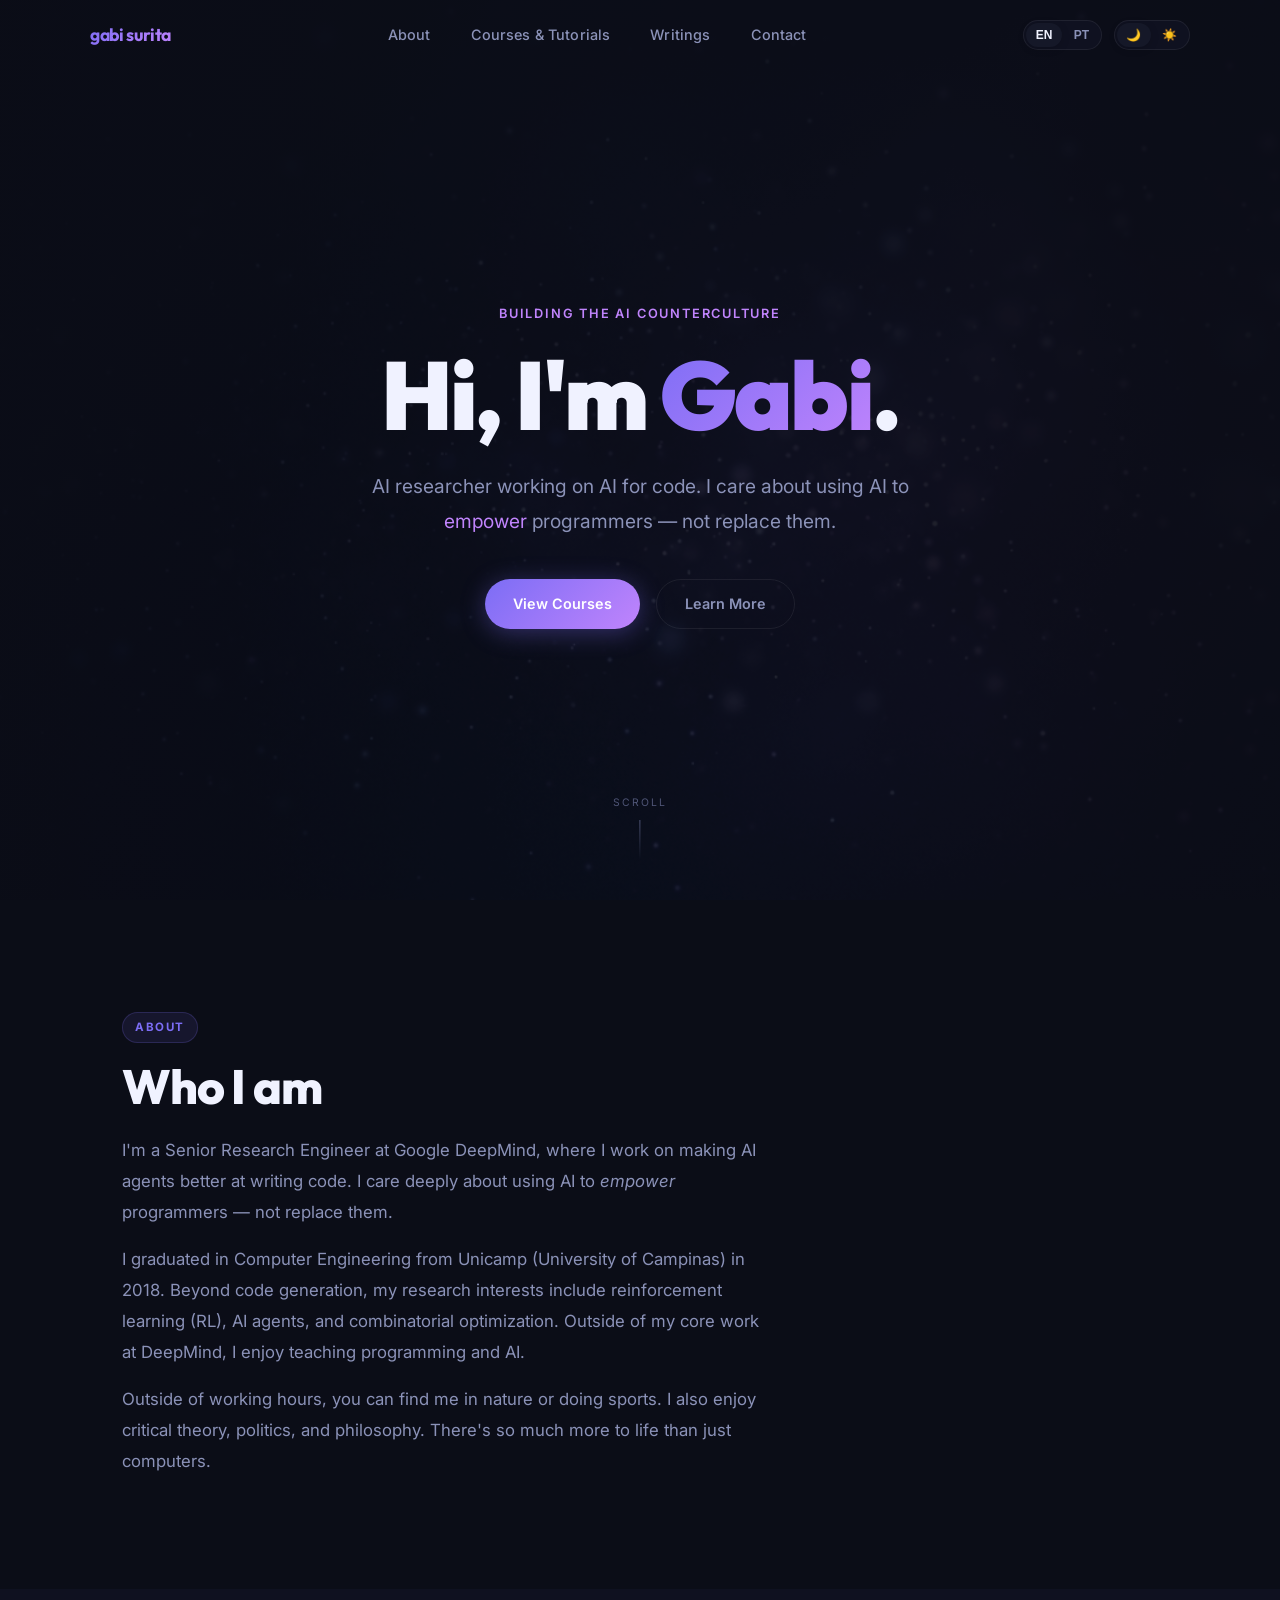
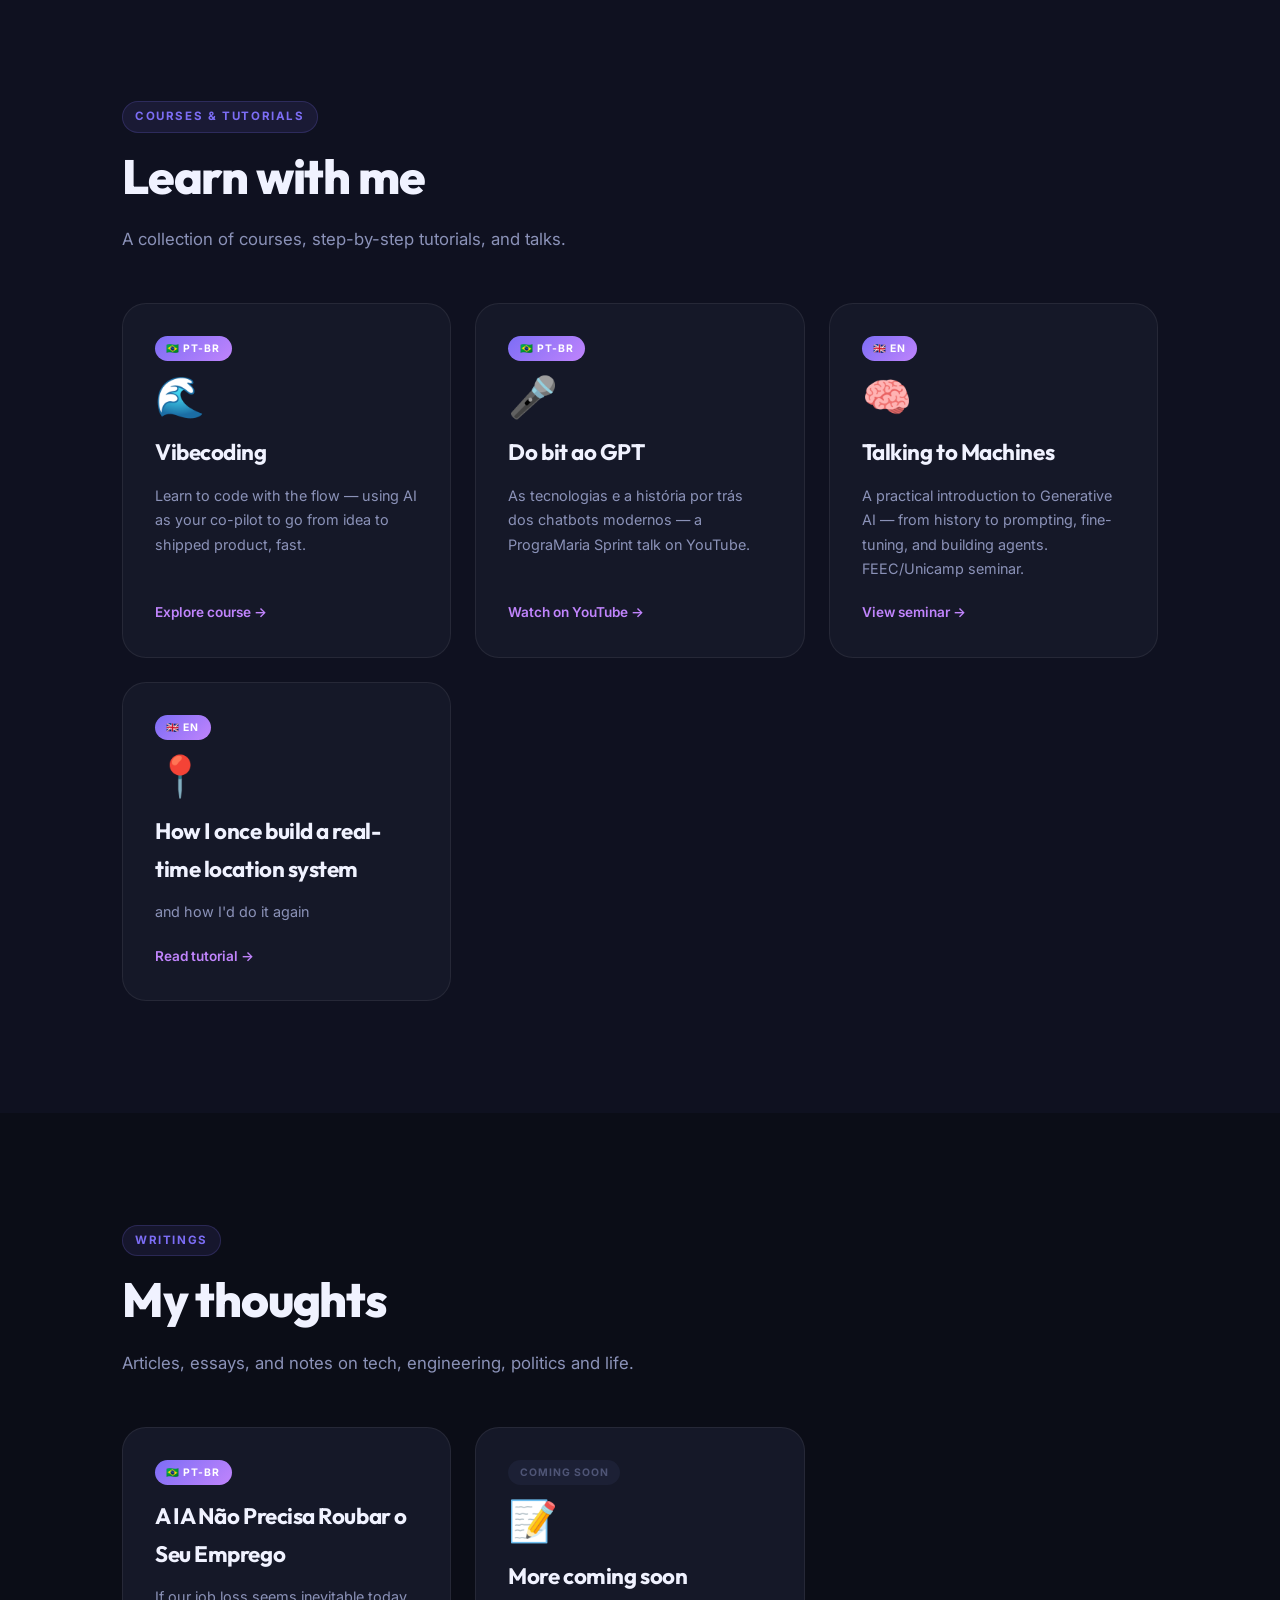
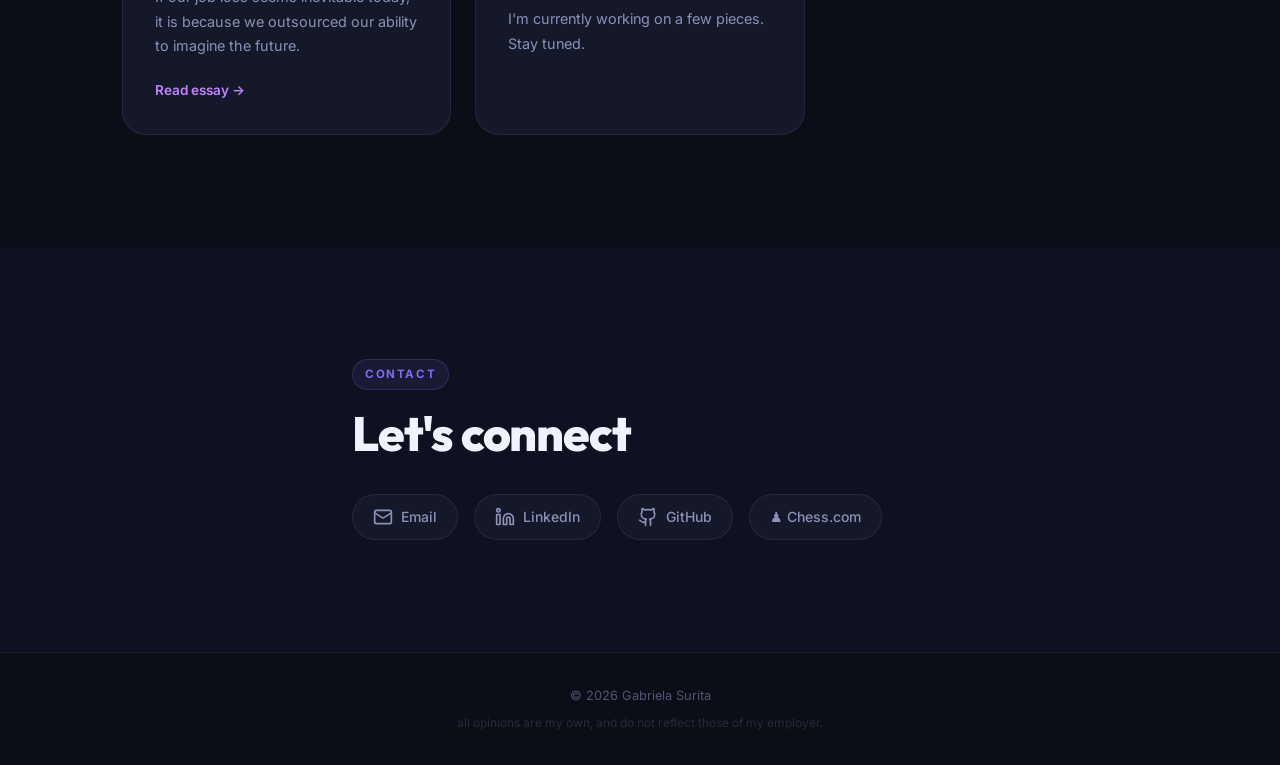
<file: index.html>
<!DOCTYPE html>
<html lang="en-uk">

<head>
  <meta charset="UTF-8" />
  <meta name="viewport" content="width=device-width, initial-scale=1.0" />
  <title>Gabi Surita — Building the AI Counterculture</title>
  <meta name="description"
    content="Gabriela Surita — AI researcher working on Gemini, code generation, and empowering developers through AI." />
  <link rel="preconnect" href="https://fonts.googleapis.com" />
  <link rel="preconnect" href="https://fonts.gstatic.com" crossorigin />
  <link
    href="https://fonts.googleapis.com/css2?family=Inter:wght@300;400;500;600;700&family=Outfit:wght@300;400;600;700;900&display=swap"
    rel="stylesheet" />
  <link rel="stylesheet" href="assets/style.css" />
</head>

<body>

  <!-- NAV -->
  <nav class="nav" id="nav">
    <div class="nav-inner">
      <a href="/" class="nav-logo">gabi surita</a>
      <ul class="nav-links" id="nav-links">
        <li><a href="#about"><span lang="en-uk">About</span><span lang="pt-br">Sobre</span></a></li>
        <li><a href="#courses"><span lang="en-uk">Courses & Tutorials</span><span lang="pt-br">Cursos &
              Tutoriais</span></a></li>
        <li><a href="#writings"><span lang="en-uk">Writings</span><span lang="pt-br">Textos</span></a></li>
        <li><a href="#contact"><span lang="en-uk">Contact</span><span lang="pt-br">Contato</span></a></li>
      </ul>
      <div class="nav-actions">
        <div class="toggle-group" id="lang-toggle-group">
          <button class="toggle-btn active" data-lang="en-uk" aria-label="English version">EN</button>
          <button class="toggle-btn" data-lang="pt-br" aria-label="Versão em Português">PT</button>
        </div>
        <div class="toggle-group" id="theme-toggle-group">
          <button class="toggle-btn" data-theme-btn="dark"
            aria-label="Mudar para modo escuro / Switch to dark mode">🌙</button>
          <button class="toggle-btn" data-theme-btn="light"
            aria-label="Mudar para modo claro / Switch to light mode">☀️</button>
        </div>
      </div>
      <button class="nav-toggle" id="nav-toggle" aria-label="Toggle menu">
        <span></span><span></span><span></span>
      </button>
    </div>
  </nav>

  <!-- HERO -->
  <section class="hero" id="hero">
    <div class="hero-bg"></div>
    <div class="hero-content">
      <p class="hero-eyebrow">
        <span lang="en-uk">Building the AI Counterculture</span>
        <span lang="pt-br">Construindo a Contracultura da IA</span>
      </p>
      <h1 class="hero-title">
        <span lang="en-uk">Hi, I'm <span class="gradient-text">Gabi</span>.</span>
        <span lang="pt-br">Oi! Prazer, <span class="gradient-text">Gabi</span>.</span>
      </h1>
      <p class="hero-subtitle">
        <span lang="en-uk">AI researcher working on AI for code. I care about using AI to <em>empower</em> programmers —
          not replace them.</span>
        <span lang="pt-br">Pesquisadora de IA trabalhando com IA para código. Meu foco é usar IA para <em>empoderar</em>
          quem programa — sem substituir ninguém.</span>
      </p>
      <div class="hero-cta">
        <a href="#courses" class="btn btn-primary" id="hero-courses-btn">
          <span lang="en-uk">View Courses</span>
          <span lang="pt-br">Ver Cursos</span>
        </a>
        <a href="#about" class="btn btn-ghost" id="hero-about-btn">
          <span lang="en-uk">Learn More</span>
          <span lang="pt-br">Saiba Mais</span>
        </a>
      </div>
    </div>
    <div class="hero-scroll-hint">
      <span lang="en-uk">scroll</span>
      <span lang="pt-br">deslizar</span>
      <div class="scroll-line"></div>
    </div>
  </section>

  <!-- ABOUT -->
  <section class="section" id="about">
    <div class="container">
      <div lang="en-uk">
        <span class="section-label">About</span>
        <h2 class="section-title">Who I am</h2>
        <p class="section-body" style="margin-bottom: 1rem;">
          I'm a Senior Research Engineer at Google DeepMind, where I work on making AI agents better at writing code.
          I care deeply about using AI to <em>empower</em> programmers — not replace them.
        </p>
        <p class="section-body" style="margin-bottom: 1rem;">
          I graduated in Computer Engineering from Unicamp (University of Campinas) in 2018. Beyond code generation,
          my research interests include reinforcement learning (RL), AI agents, and combinatorial optimization.
          Outside of my core work at DeepMind, I enjoy teaching programming and AI.
        </p>
        <p class="section-body">
          Outside of working hours, you can find me in nature or doing sports. I also enjoy critical theory, politics,
          and philosophy. There's so much more to life than just computers.
        </p>
      </div>
      <div lang="pt-br">
        <span class="section-label">Sobre</span>
        <h2 class="section-title">Quem sou eu</h2>
        <p class="section-body" style="margin-bottom: 1rem;">
          Sou Engenheira de Pesquisa Sênior no Google DeepMind, onde trabalho para tornar agentes de IA melhores em
          escrever código.
          Acredito profundamente no uso da IA para <em>empoderar</em> pessoas que programam — não para substituí-las.
        </p>
        <p class="section-body" style="margin-bottom: 1rem;">
          Me formei em Engenharia de Computação pela Unicamp em 2018. Além de geração de código, meus interesses de
          pesquisa incluem aprendizado por reforço (RL), agentes de IA e otimização combinatória. Fora do meu trabalho
          principal no DeepMind, gosto de ensinar programação e IA.
        </p>
        <p class="section-body">
          Fora do horário de trabalho, você pode me encontrar na natureza ou praticando esportes. Também me interesso
          por teoria crítica, política e filosofia. Há muito mais na vida do que apenas computadores.
        </p>
      </div>
    </div>
  </section>

  <!-- COURSES -->
  <section class="section section-alt" id="courses">
    <div class="container">
      <div lang="en-uk">
        <span class="section-label">Courses & Tutorials</span>
        <h2 class="section-title">Learn with me</h2>
        <p class="section-body">A collection of courses, step-by-step tutorials, and talks.</p>
      </div>
      <div lang="pt-br">
        <span class="section-label">Cursos & Tutoriais</span>
        <h2 class="section-title">Aprenda comigo</h2>
        <p class="section-body">Uma coleção de cursos, tutoriais passo a passo e palestras.</p>
      </div>

      <div class="course-grid">

        <!-- Vibecoding -->
        <a href="courses/vibecoding/" class="course-card" id="course-vibecoding">
          <div class="course-card-tag">🇧🇷 PT-BR</div>
          <div class="course-card-icon">🌊</div>
          <h3 class="course-card-title">Vibecoding</h3>
          <p class="course-card-desc">
            <span lang="en-uk">Learn to code with the flow — using AI as your co-pilot to go from idea to shipped
              product, fast.</span>
            <span lang="pt-br">Aprenda a programar no fluxo — usando IA como co-piloto para ir da ideia ao produto final
              de forma rápida.</span>
          </p>
          <span class="course-card-cta">
            <span lang="en-uk">Explore course →</span>
            <span lang="pt-br">Explorar curso →</span>
          </span>
        </a>

        <!-- PrograMaria Sprint talk -->
        <a href="https://www.youtube.com/watch?v=aiUDyA1ciVA" target="_blank" rel="noopener" class="course-card"
          id="course-progamaria-talk">
          <div class="course-card-tag">🇧🇷 PT-BR</div>
          <div class="course-card-icon">🎤</div>
          <h3 class="course-card-title">Do bit ao GPT</h3>
          <p class="course-card-desc">
            <span lang="en-uk">As tecnologias e a história por trás dos chatbots modernos — a PrograMaria Sprint talk on
              YouTube.</span>
            <span lang="pt-br">As tecnologias e a história por trás dos chatbots modernos — palestra PrograMaria Sprint
              no YouTube.</span>
          </p>
          <span class="course-card-cta">
            <span lang="en-uk">Watch on YouTube →</span>
            <span lang="pt-br">Assistir no YouTube →</span>
          </span>
        </a>

        <!-- FEEC/Unicamp seminar -->
        <a href="https://feec-seminar-comp-eng.github.io/seminars/seminars-1-2024/6/" target="_blank" rel="noopener"
          class="course-card" id="course-feec-talk">
          <div class="course-card-tag">🇬🇧 EN</div>
          <div class="course-card-icon">🧠</div>
          <h3 class="course-card-title">Talking to Machines</h3>
          <p class="course-card-desc">
            <span lang="en-uk">A practical introduction to Generative AI — from history to prompting, fine-tuning, and
              building agents. FEEC/Unicamp seminar.</span>
            <span lang="pt-br">Uma introdução prática à IA Generativa — da história a prompting, fine-tuning e criação
              de agentes. Seminário FEEC/Unicamp.</span>
          </p>
          <span class="course-card-cta">
            <span lang="en-uk">View seminar →</span>
            <span lang="pt-br">Ver seminário →</span>
          </span>
        </a>

        <!-- Position Tracking -->
        <a href="courses/position-tracking/" class="course-card" id="/position-tracking">
          <div class="course-card-tag">🇬🇧 EN</div>
          <div class="course-card-icon">📍</div>
          <h3 class="course-card-title">
            <span lang="en-uk">How I once build a real-time location system</span>
            <span lang="pt-br">Como eu criei um sistema de localização em tempo real</span>
          </h3>
          <p class="course-card-desc">
            <span lang="en-uk">and how I'd do it again</span>
            <span lang="pt-br">e como eu faria isso de novo</span>
          </p>
          <span class="course-card-cta">
            <span lang="en-uk">Read tutorial →</span>
            <span lang="pt-br">Ler tutorial →</span>
          </span>
        </a>

      </div>
    </div>
  </section>

  <!-- WRITINGS -->
  <section class="section" id="writings">
    <div class="container">
      <div lang="en-uk">
        <span class="section-label">Writings</span>
        <h2 class="section-title">My thoughts</h2>
        <p class="section-body">Articles, essays, and notes on tech, engineering, politics and life.</p>
      </div>
      <div lang="pt-br">
        <span class="section-label">Textos</span>
        <h2 class="section-title">Minhas ideias</h2>
        <p class="section-body">Artigos e reflexões sobre tecnologia, engenharia, política e vida.</p>
      </div>

      <div class="course-grid">

        <!-- Writing 1 -->
        <a href="writings/a-ia-nao-precisa-roubar-o-seu-emprego/" class="course-card" id="writing-ia-emprego">
          <div class="course-card-tag">🇧🇷 PT-BR</div>
          <h3 class="course-card-title">A IA Não Precisa Roubar o Seu Emprego</h3>
          <p class="course-card-desc">
            <span lang="en-uk">If our job loss seems inevitable today, it is because we outsourced our ability to
              imagine the future.</span>
            <span lang="pt-br">Se a perda de empregos parece inevitável hoje, é porque terceirizamos a nossa capacidade
              de imaginar o futuro.</span>
          </p>
          <span class="course-card-cta">
            <span lang="en-uk">Read essay →</span>
            <span lang="pt-br">Ler ensaio →</span>
          </span>
        </a>

        <!-- Placeholder card -->
        <div class="course-card course-card-coming" id="writing-coming-1">
          <div class="course-card-tag course-card-tag-soon">
            <span lang="en-uk">Coming Soon</span>
            <span lang="pt-br">Em breve</span>
          </div>
          <div class="course-card-icon">📝</div>
          <h3 class="course-card-title">
            <span lang="en-uk">More coming soon</span>
            <span lang="pt-br">Mais em breve</span>
          </h3>
          <p class="course-card-desc">
            <span lang="en-uk">I'm currently working on a few pieces. Stay tuned.</span>
            <span lang="pt-br">Estou trabalhando em alguns textos novos. Fique de olho.</span>
          </p>
        </div>

      </div>
    </div>
  </section>

  <!-- CONTACT -->
  <section class="section section-alt" id="contact">
    <div class="container contact-inner">
      <div lang="en-uk">
        <span class="section-label">Contact</span>
        <h2 class="section-title">Let's connect</h2>
      </div>
      <div lang="pt-br">
        <span class="section-label">Contato</span>
        <h2 class="section-title">Vamos conversar</h2>
      </div>
      <div class="contact-links">
        <a href="mailto:gabsurita@gmail.com" class="contact-link" id="contact-email">
          <svg xmlns="http://www.w3.org/2000/svg" width="20" height="20" viewBox="0 0 24 24" fill="none"
            stroke="currentColor" stroke-width="2" stroke-linecap="round" stroke-linejoin="round">
            <rect x="2" y="4" width="20" height="16" rx="2" />
            <path d="m22 7-8.97 5.7a1.94 1.94 0 0 1-2.06 0L2 7" />
          </svg>
          Email
        </a>
        <a href="https://br.linkedin.com/in/gabriela-surita" target="_blank" rel="noopener" class="contact-link"
          id="contact-linkedin">
          <svg xmlns="http://www.w3.org/2000/svg" width="20" height="20" viewBox="0 0 24 24" fill="none"
            stroke="currentColor" stroke-width="2" stroke-linecap="round" stroke-linejoin="round">
            <path d="M16 8a6 6 0 0 1 6 6v7h-4v-7a2 2 0 0 0-2-2 2 2 0 0 0-2 2v7h-4v-7a6 6 0 0 1 6-6z" />
            <rect x="2" y="9" width="4" height="12" />
            <circle cx="4" cy="4" r="2" />
          </svg>
          LinkedIn
        </a>
        <a href="https://github.com/gabisurita" target="_blank" rel="noopener" class="contact-link" id="contact-github">
          <svg xmlns="http://www.w3.org/2000/svg" width="20" height="20" viewBox="0 0 24 24" fill="none"
            stroke="currentColor" stroke-width="2" stroke-linecap="round" stroke-linejoin="round">
            <path
              d="M15 22v-4a4.8 4.8 0 0 0-1-3.5c3 0 6-2 6-5.5.08-1.25-.27-2.48-1-3.5.28-1.15.28-2.35 0-3.5 0 0-1 0-3 1.5-2.64-.5-5.36-.5-8 0C6 2 5 2 5 2c-.3 1.15-.3 2.35 0 3.5A5.403 5.403 0 0 0 4 9c0 3.5 3 5.5 6 5.5-.39.49-.68 1.05-.85 1.65-.17.6-.22 1.23-.15 1.85v4" />
            <path d="M9 18c-4.51 2-5-2-7-2" />
          </svg>
          GitHub
        </a>
        <a href="https://www.chess.com/member/gabsurita" target="_blank" rel="noopener" class="contact-link"
          id="contact-chess">
          ♟ Chess.com
        </a>
      </div>
    </div>
  </section>

  <!-- FOOTER -->
  <footer class="footer">
    <p>© 2026 Gabriela Surita</p>
    <p style="font-size: 0.75rem; opacity: 0.4; margin-top: 0.35rem;">
      <span lang="en-uk">all opinions are my own, and do not reflect those of my employer.</span>
      <span lang="pt-br">as opiniões aqui são estritamente pessoais e não refletem as da empresa onde trabalho.</span>
    </p>
  </footer>

  <script src="assets/main.js"></script>
</body>

</html>
</file>
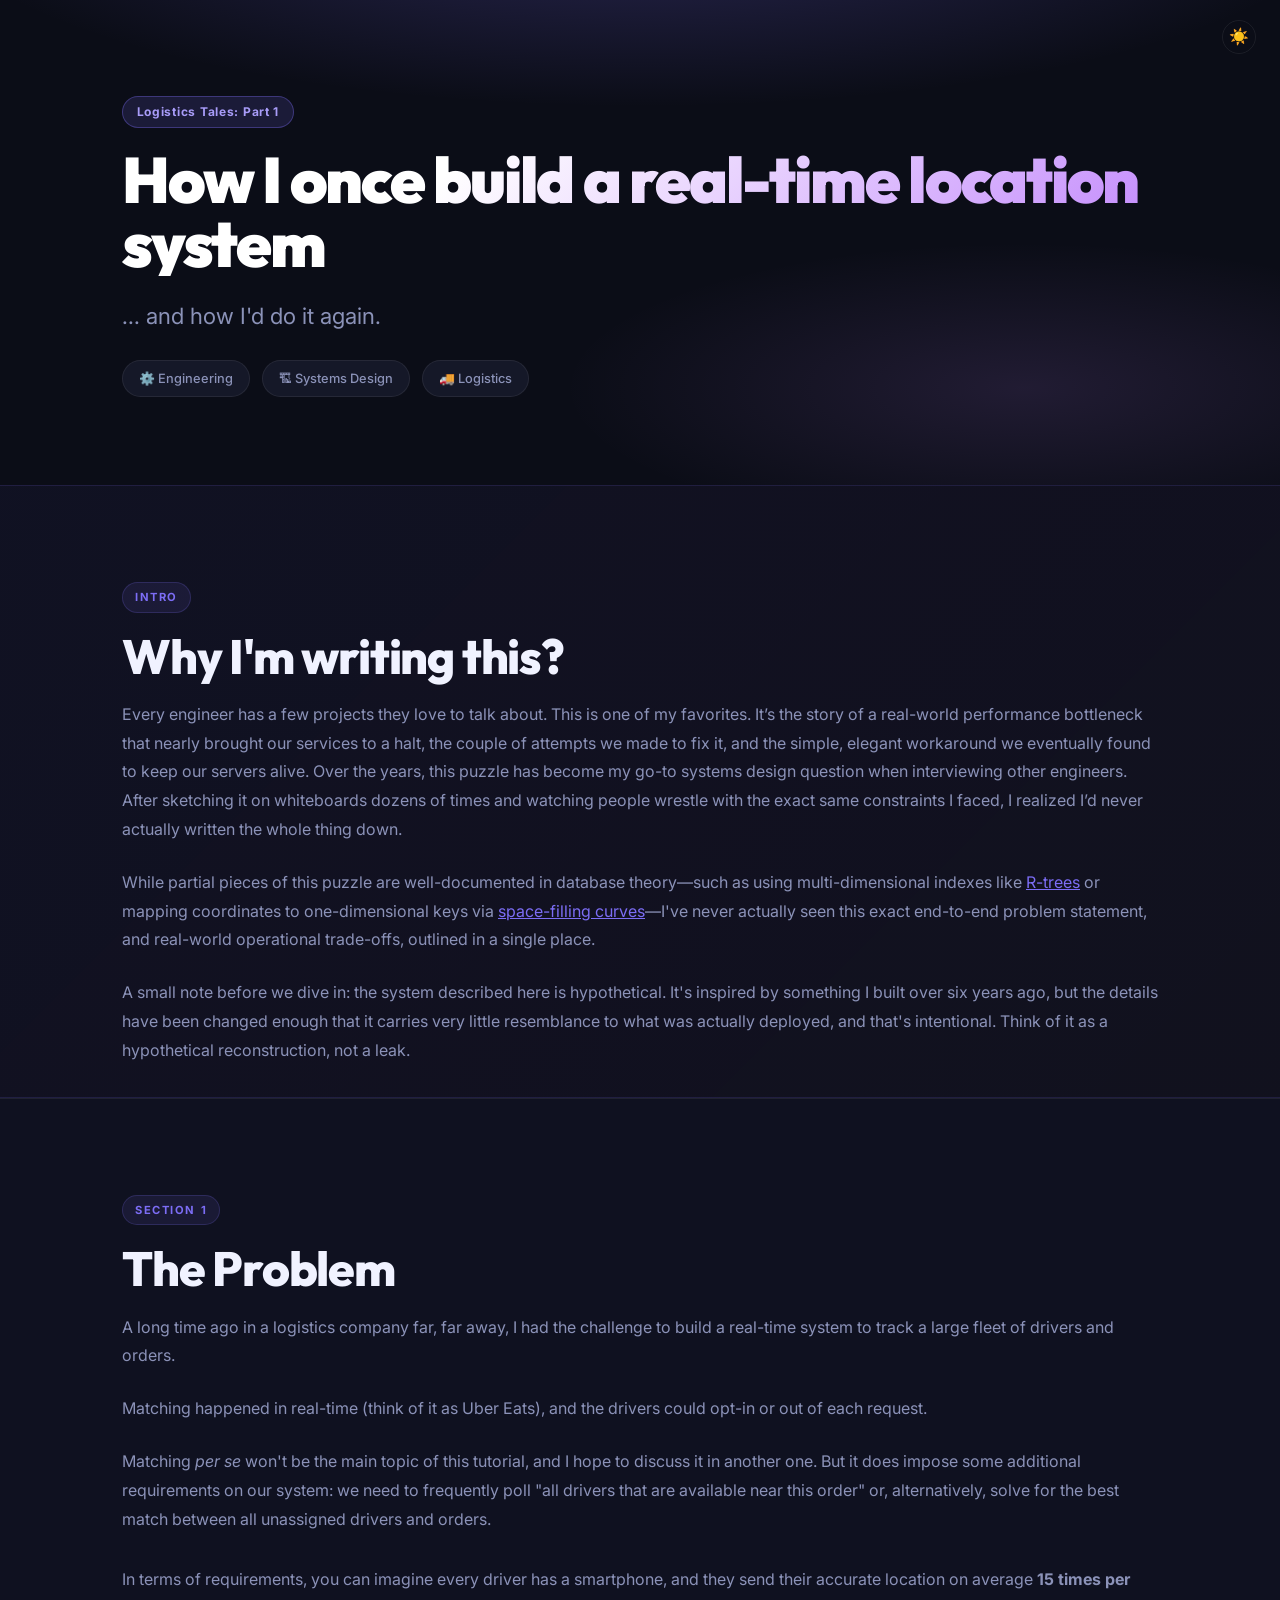
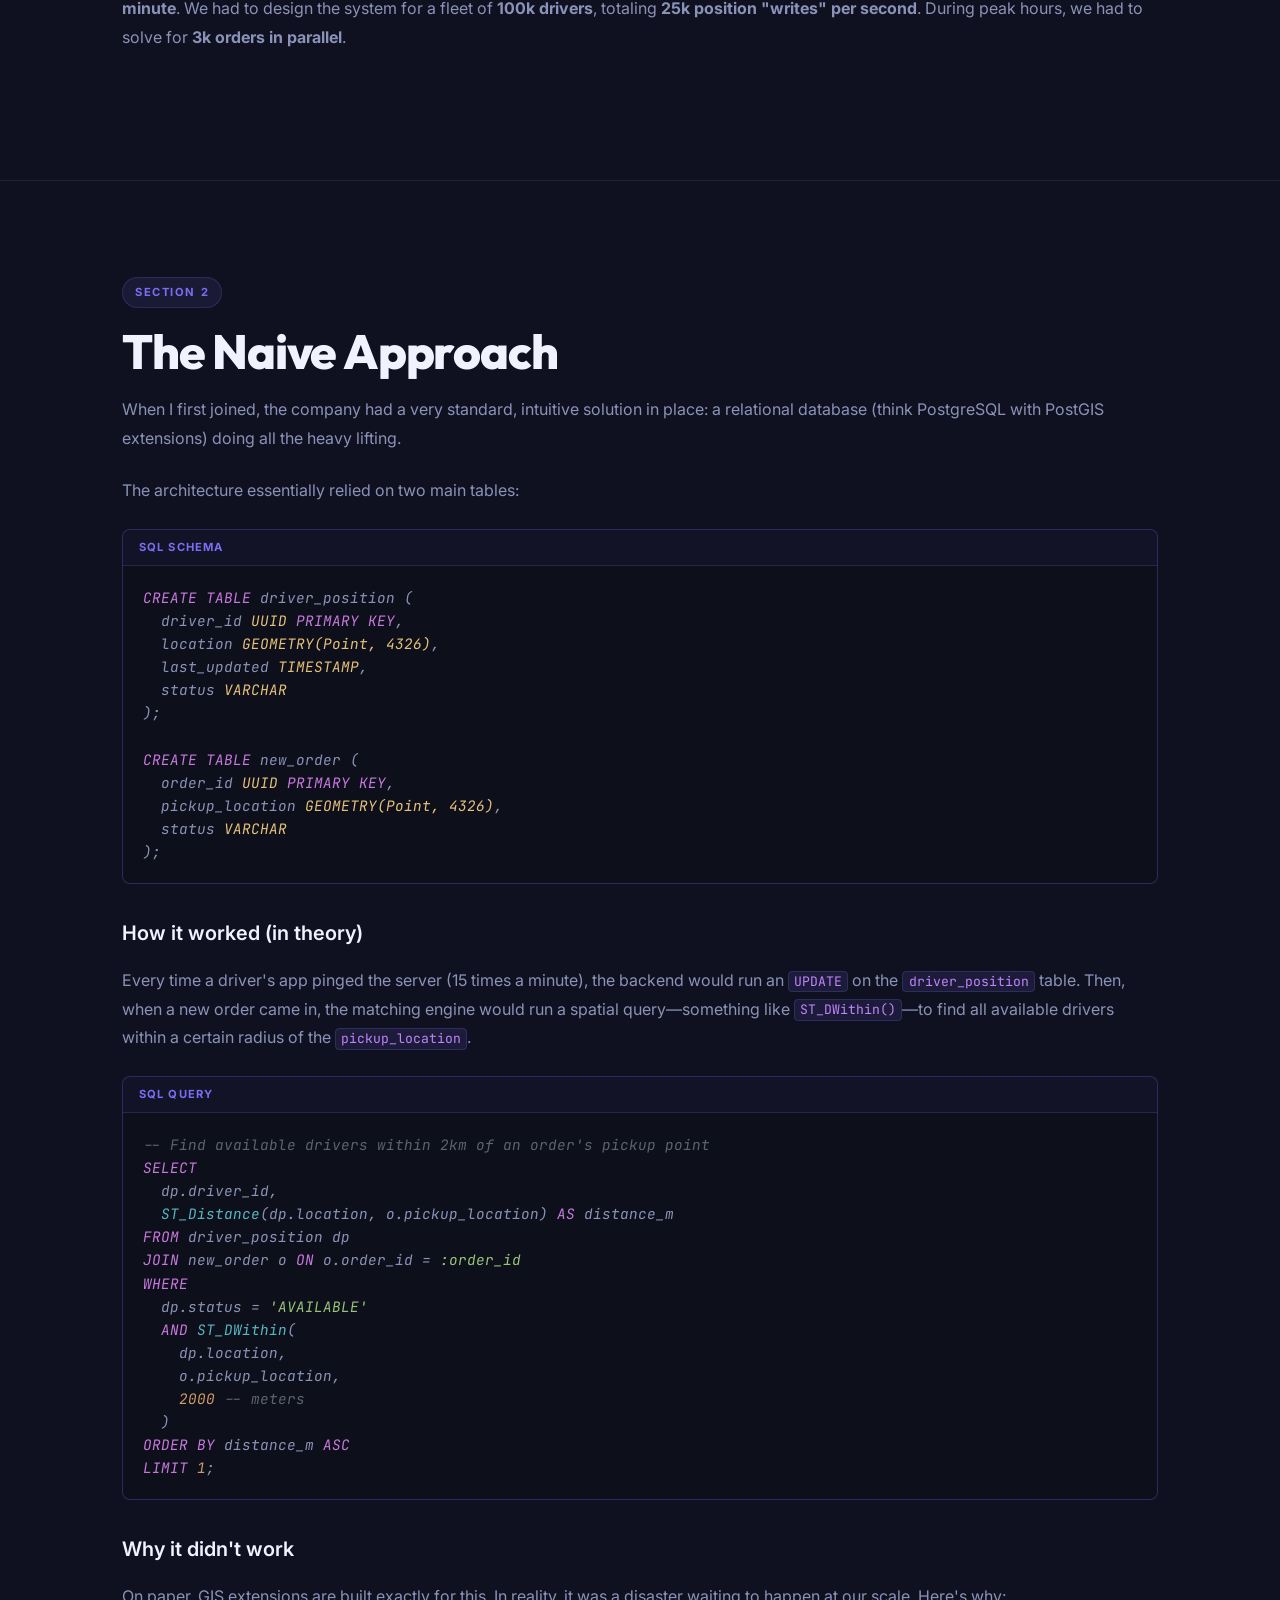
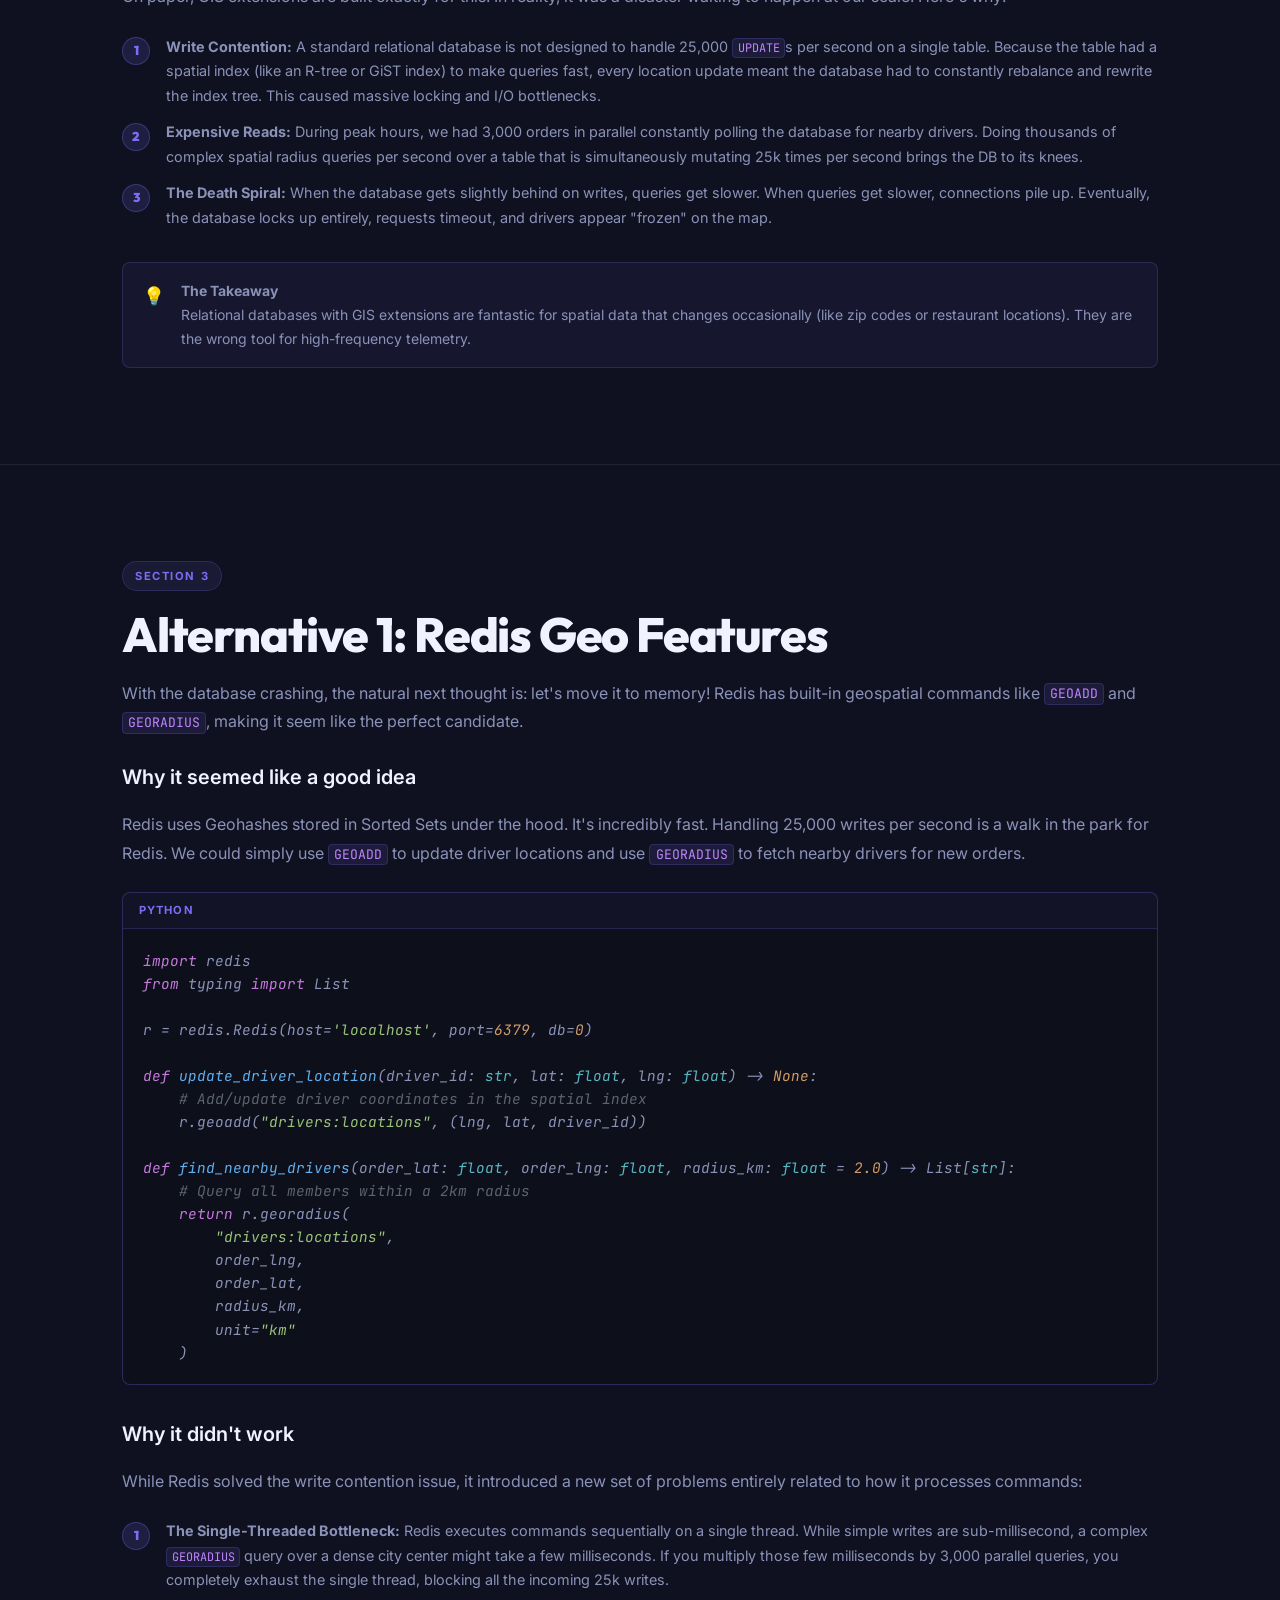
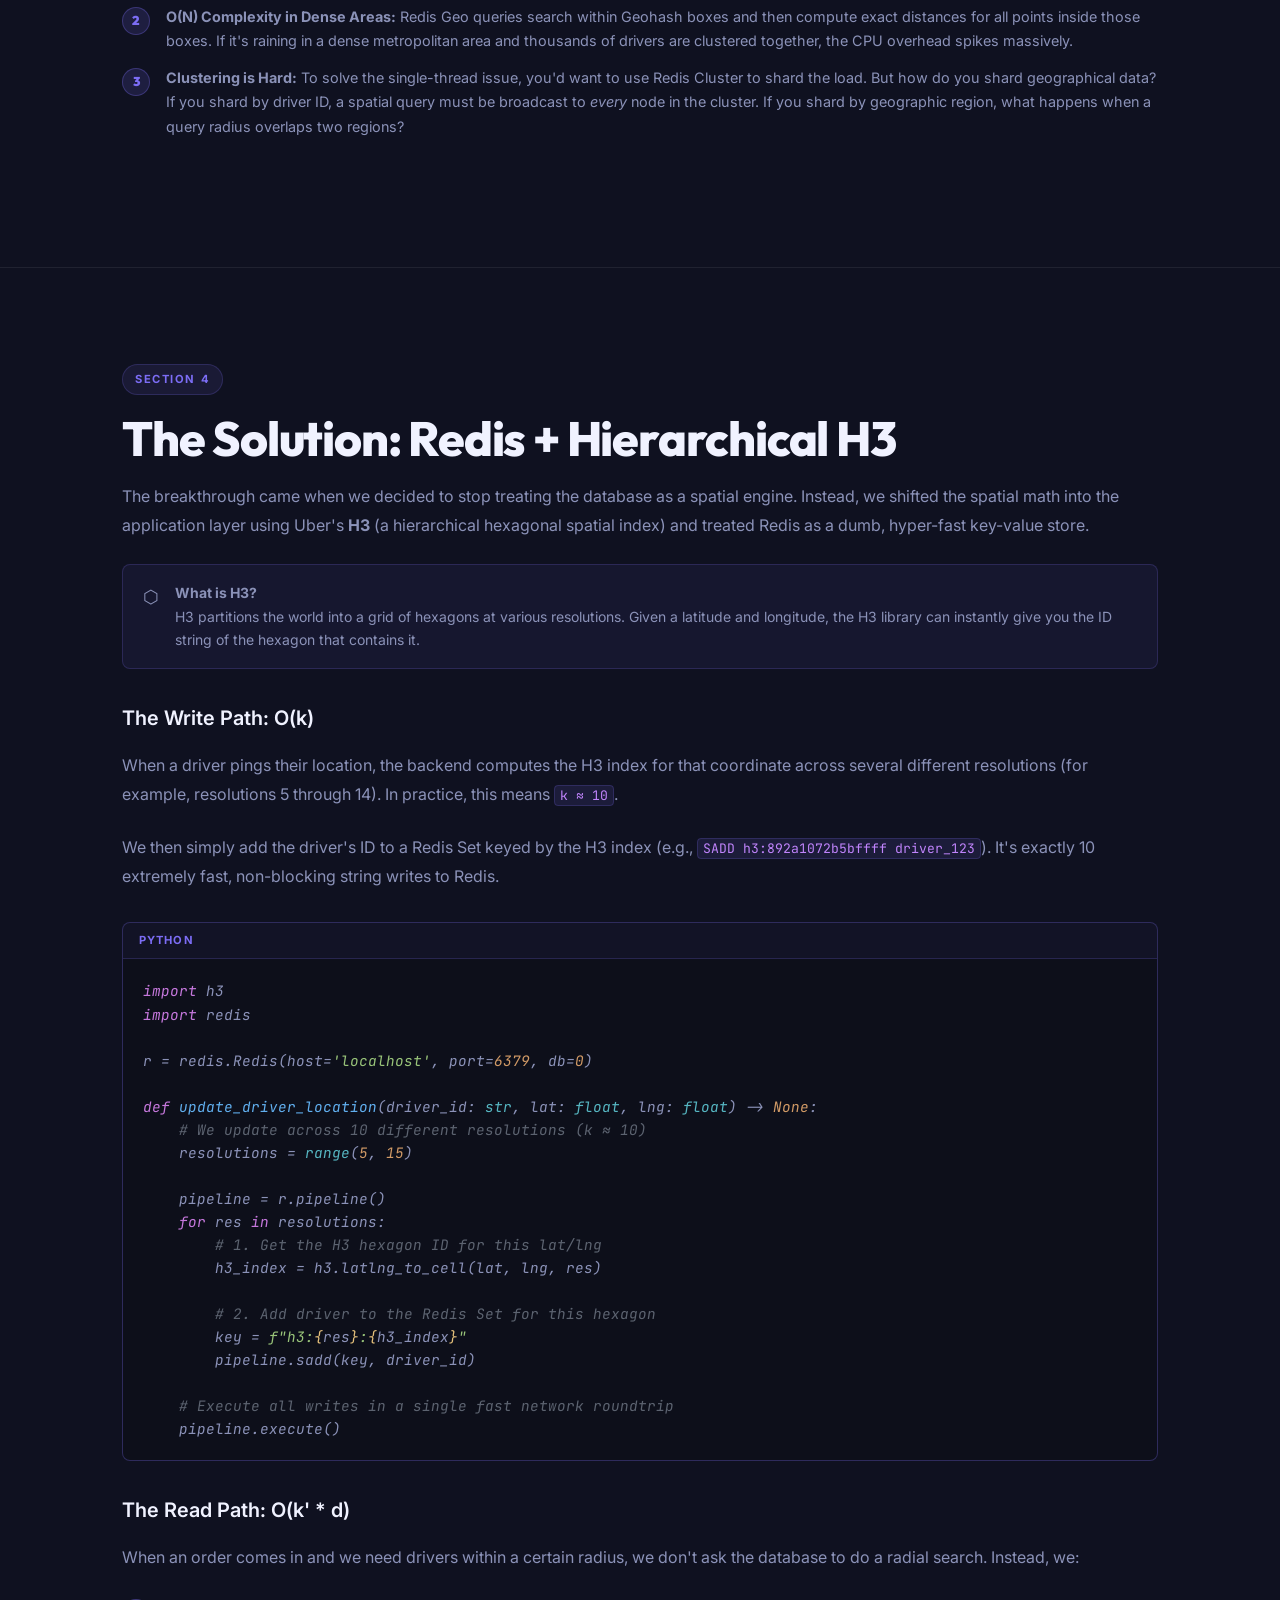
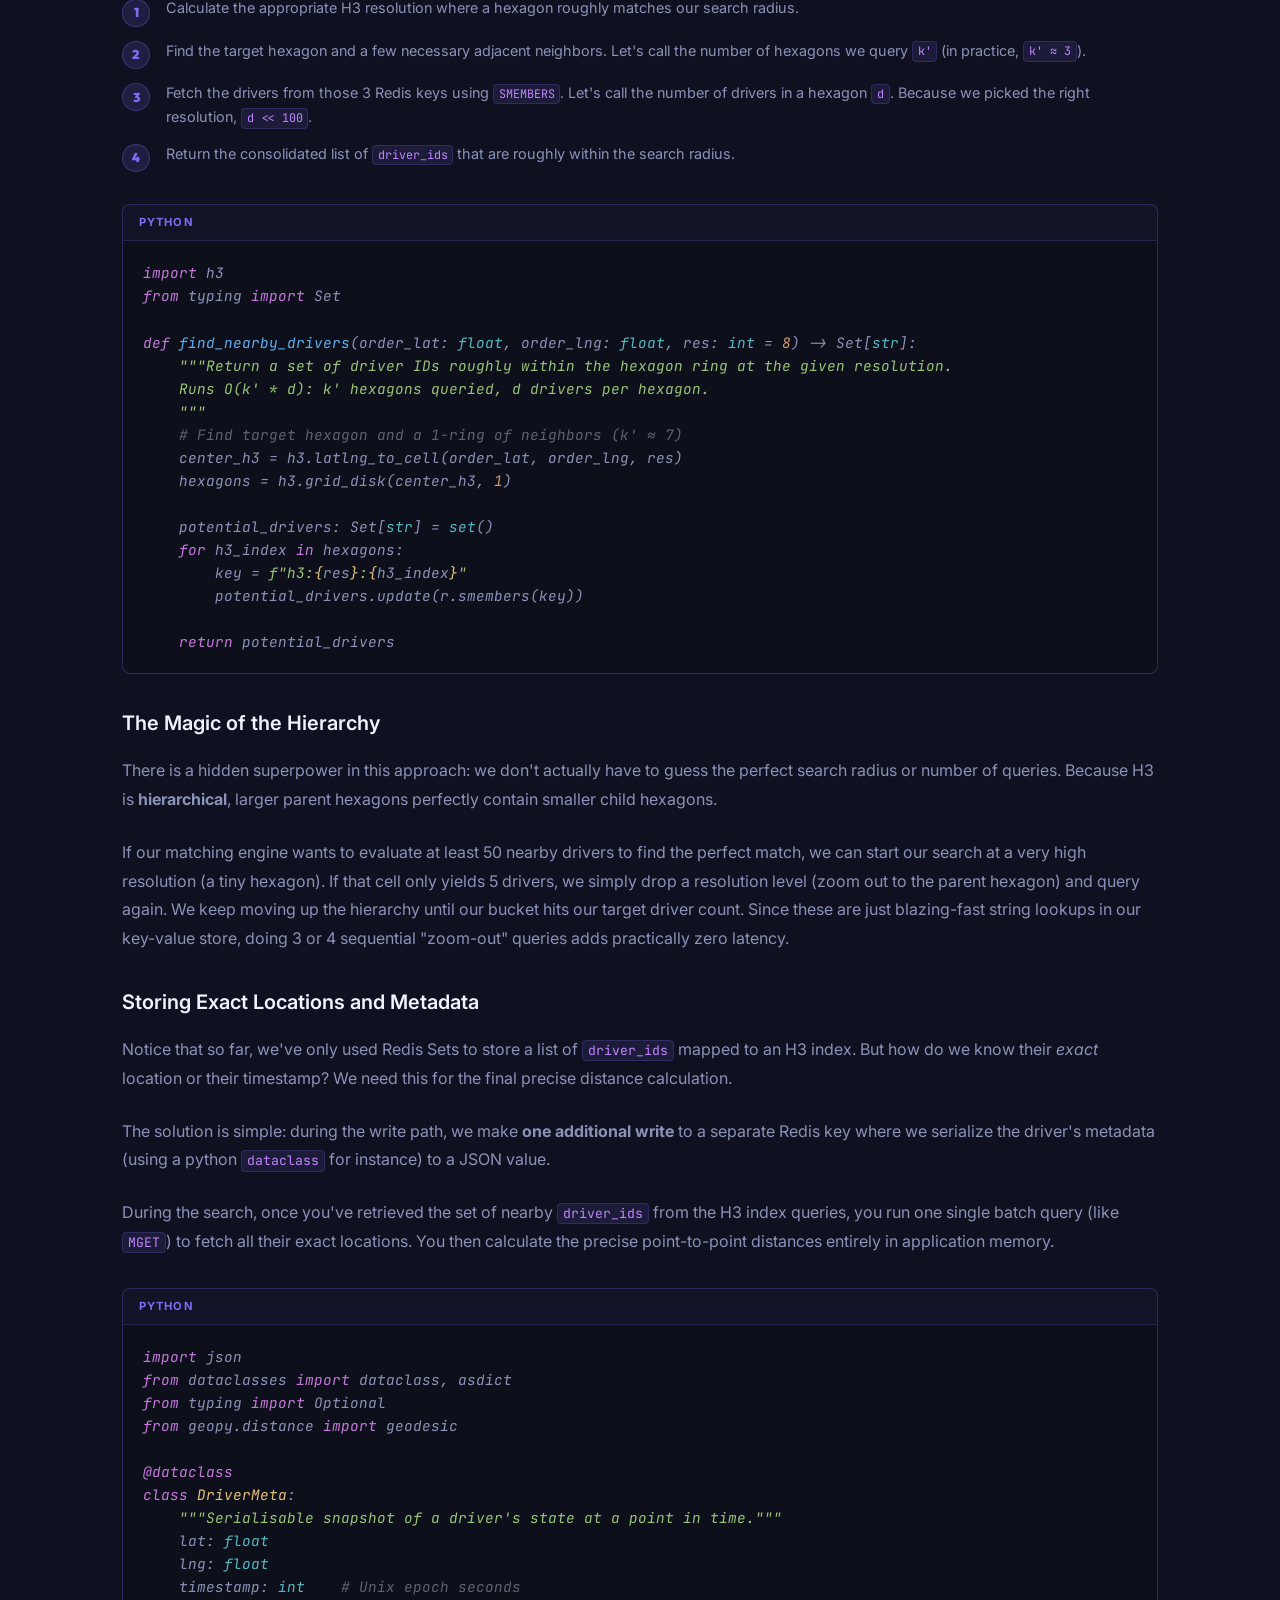
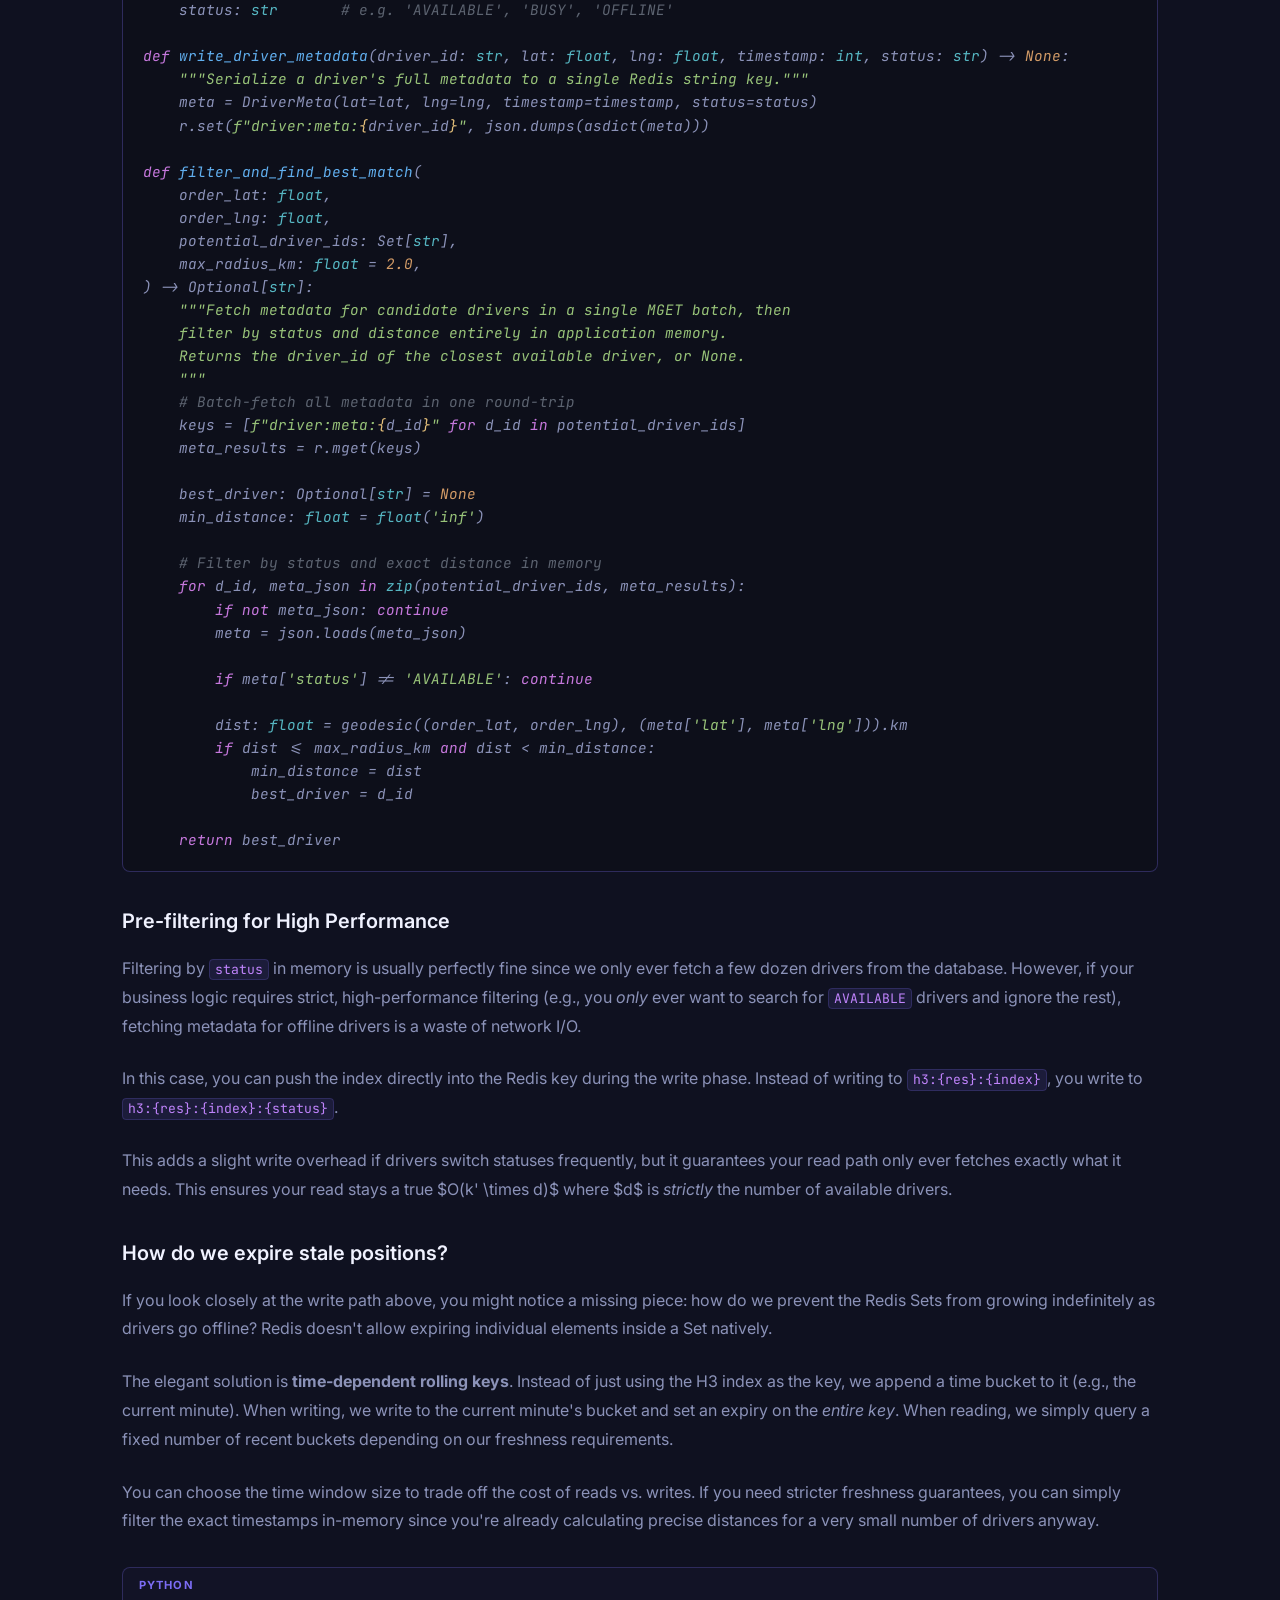
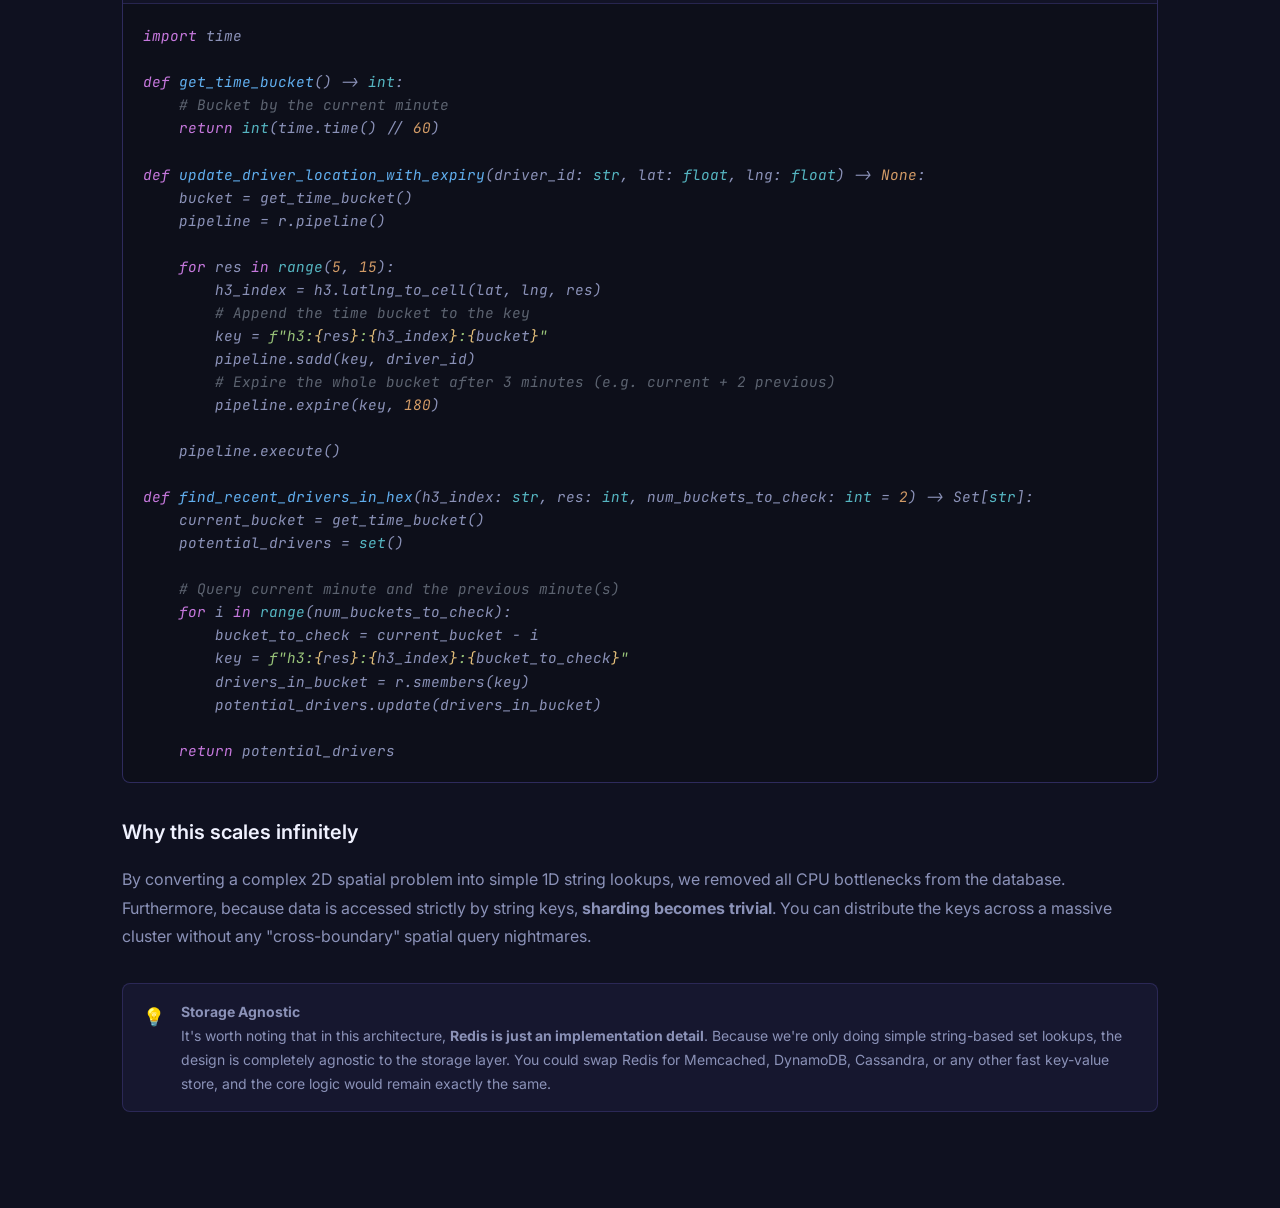
<file: courses/position-tracking/index.html>
<!DOCTYPE html>
<html lang="en">

<head>
  <meta charset="UTF-8" />
  <meta name="viewport" content="width=device-width, initial-scale=1.0" />
  <title>How I once build a real-time location system — Gabi Surita</title>
  <meta name="description" content="and how I'd do it again" />
  <link rel="preconnect" href="https://fonts.googleapis.com" />
  <link rel="preconnect" href="https://fonts.gstatic.com" crossorigin />
  <link
    href="https://fonts.googleapis.com/css2?family=Inter:wght@300;400;500;600;700&family=Outfit:wght@300;400;600;700;900&family=JetBrains+Mono:wght@400;500&display=swap"
    rel="stylesheet" />
  <link rel="stylesheet" href="../../assets/style.css" />
  <link rel="stylesheet" href="../vibecoding/style.css" />
</head>

<body>

  <!-- Theme toggle fixed -->
  <button class="theme-toggle" id="theme-toggle" aria-label="Toggle theme"
    style="position:fixed;top:1.25rem;right:1.5rem;z-index:200;">☀️</button>

  <!-- COURSE HERO -->
  <section class="course-hero" style="min-height: 40vh; padding: 6rem 0 3rem;">
    <div class="course-hero-bg"></div>
    <div class="container course-hero-inner">
      <div class="partnership-badges">
        <span class="partner-badge partner-badge-ag">Logistics Tales: Part 1</span>
      </div>
      <h1 class="course-hero-title" style="font-size: clamp(2rem, 5vw, 4.5rem);">How I once build a real-time location
        system</h1>
      <p class="course-hero-subtitle" style="font-size: clamp(1.1rem, 2.5vw, 1.4rem);">... and how I'd do it again.</p>
      <div class="course-meta">
        <span class="meta-chip">⚙️ Engineering</span>
        <span class="meta-chip">🏗 Systems Design</span>
        <span class="meta-chip">🚚 Logistics</span>
      </div>
    </div>
  </section>

  <!-- INTRO -->
  <section class="tutorial-section vibe-interlude" id="intro" style="padding-bottom: 0;">
    <div class="container">
      <div class="section-tag">Intro</div>
      <h2 class="tutorial-title">Why I'm writing this?</h2>
      <p style="color: var(--text-secondary); line-height: 1.8; font-size: 1rem; margin-bottom: 1.5rem;">
        Every engineer has a few projects they love to talk about. This is one of my favorites. It’s the story of a
        real-world performance bottleneck that nearly brought our services to a halt, the couple of attempts we made to
        fix it, and the simple, elegant workaround we eventually found to keep our
        servers alive. Over the years, this puzzle has become my go-to systems design question when interviewing other
        engineers. After sketching it on whiteboards dozens of times and watching people wrestle with the exact same
        constraints I faced, I realized I’d never actually written the whole thing down.
      </p>
      <p style="color: var(--text-secondary); line-height: 1.8; font-size: 1rem; margin-bottom: 1.5rem;">
        While partial pieces of this puzzle are well-documented in database theory—such as using multi-dimensional
        indexes like <a href="https://en.wikipedia.org/wiki/R-tree" target="_blank" rel="noopener noreferrer"
          style="color: var(--accent); text-decoration: underline;">R-trees</a> or mapping coordinates to
        one-dimensional keys via <a href="https://en.wikipedia.org/wiki/Space-filling_curve" target="_blank"
          rel="noopener noreferrer" style="color: var(--accent); text-decoration: underline;">space-filling
          curves</a>—I've never actually seen this exact end-to-end problem statement, and real-world operational
        trade-offs, outlined in a single place.
      </p>
      <p style="color: var(--text-secondary); line-height: 1.8; font-size: 1rem; margin-bottom: 2rem;">
        A small note before we dive in: the system described here is hypothetical. It's inspired by something I built
        over six years ago, but the details have been changed enough that it carries very little resemblance to what was
        actually deployed, and that's intentional. Think of it as a hypothetical reconstruction, not a leak.
      </p>
    </div>
  </section>

  <!-- THE PROBLEM -->
  <section class="tutorial-section" id="the-problem">
    <div class="container">
      <div class="section-tag">Section 1</div>
      <h2 class="tutorial-title">The Problem</h2>
      <p style="color: var(--text-secondary); line-height: 1.8; font-size: 1rem; margin-bottom: 1.5rem;">
        A long time ago in a logistics company far, far away, I had the challenge to build a real-time system to track a
        large fleet of drivers and orders.
      </p>

      <p style="color: var(--text-secondary); line-height: 1.8; font-size: 1rem; margin-bottom: 1.5rem;">
        Matching happened in real-time (think of it as Uber Eats), and the drivers could opt-in or out of each request.
      </p>

      <p style="color: var(--text-secondary); line-height: 1.8; font-size: 1rem; margin-bottom: 2rem;">
        Matching <em>per se</em> won't be the main topic of this tutorial, and I hope to discuss it in another one. But
        it does impose some additional requirements on our system: we need to frequently poll "all drivers that are
        available near this order" or, alternatively, solve for the best match between all unassigned drivers and
        orders.
      </p>

      <p style="color: var(--text-secondary); line-height: 1.8; font-size: 1rem; margin-bottom: 2rem;">
        In terms of requirements, you can imagine every driver has a smartphone, and they send their accurate location
        on average <strong>15 times per minute</strong>. We had to design the system for a fleet of <strong>100k
          drivers</strong>, totaling <strong>25k position "writes" per second</strong>. During peak hours, we had to
        solve for <strong>3k orders in parallel</strong>.
      </p>
    </div>
  </section>

  <!-- THE NAIVE APPROACH -->
  <section class="tutorial-section section-alt" id="the-naive-approach">
    <div class="container">
      <div class="section-tag">Section 2</div>
      <h2 class="tutorial-title">The Naive Approach</h2>
      <p style="color: var(--text-secondary); line-height: 1.8; font-size: 1rem; margin-bottom: 1.5rem;">
        When I first joined, the company had a very standard, intuitive solution in place: a relational database (think
        PostgreSQL with PostGIS extensions) doing all the heavy lifting.
      </p>

      <p style="color: var(--text-secondary); line-height: 1.8; font-size: 1rem; margin-bottom: 1.5rem;">
        The architecture essentially relied on two main tables:
      </p>

      <div class="prompt-box" style="margin-bottom: 2rem;">
        <div class="prompt-box-header">SQL Schema</div>
        <div class="prompt-box-body"
          style="font-family: 'JetBrains Mono', monospace; font-size: 0.9rem; line-height: 1.6;">
          <span style="color: #c678dd;">CREATE TABLE</span> driver_position (<br>
          &nbsp;&nbsp;driver_id <span style="color: #e5c07b;">UUID</span> <span style="color: #c678dd;">PRIMARY
            KEY</span>,<br>
          &nbsp;&nbsp;location <span style="color: #e5c07b;">GEOMETRY(Point, 4326)</span>,<br>
          &nbsp;&nbsp;last_updated <span style="color: #e5c07b;">TIMESTAMP</span>,<br>
          &nbsp;&nbsp;status <span style="color: #e5c07b;">VARCHAR</span><br>
          );<br><br>
          <span style="color: #c678dd;">CREATE TABLE</span> new_order (<br>
          &nbsp;&nbsp;order_id <span style="color: #e5c07b;">UUID</span> <span style="color: #c678dd;">PRIMARY
            KEY</span>,<br>
          &nbsp;&nbsp;pickup_location <span style="color: #e5c07b;">GEOMETRY(Point, 4326)</span>,<br>
          &nbsp;&nbsp;status <span style="color: #e5c07b;">VARCHAR</span><br>
          );
        </div>
      </div>

      <h3 style="font-size: 1.25rem; font-weight: 600; margin-bottom: 1rem; color: var(--text-primary);">How it worked
        (in theory)</h3>
      <p style="color: var(--text-secondary); line-height: 1.8; font-size: 1rem; margin-bottom: 1.5rem;">
        Every time a driver's app pinged the server (15 times a minute), the backend would run an <code>UPDATE</code> on
        the <code>driver_position</code> table. Then, when a new order came in, the matching engine would run a spatial
        query—something like <code>ST_DWithin()</code>—to find all available drivers within a certain radius of the
        <code>pickup_location</code>.
      </p>

      <div class="prompt-box" style="margin-bottom: 2rem;">
        <div class="prompt-box-header">SQL Query</div>
        <div class="prompt-box-body"
          style="font-family: 'JetBrains Mono', monospace; font-size: 0.9rem; line-height: 1.6;">
          <span style="color: #5c6370; font-style: italic;">-- Find available drivers within 2km of an order's pickup
            point</span><br>
          <span style="color: #c678dd;">SELECT</span><br>
          &nbsp;&nbsp;dp.driver_id,<br>
          &nbsp;&nbsp;<span style="color: #56b6c2;">ST_Distance</span>(dp.location, o.pickup_location) <span
            style="color: #c678dd;">AS</span> distance_m<br>
          <span style="color: #c678dd;">FROM</span> driver_position dp<br>
          <span style="color: #c678dd;">JOIN</span> new_order o <span style="color: #c678dd;">ON</span> o.order_id =
          <span style="color: #98c379;">:order_id</span><br>
          <span style="color: #c678dd;">WHERE</span><br>
          &nbsp;&nbsp;dp.status = <span style="color: #98c379;">'AVAILABLE'</span><br>
          &nbsp;&nbsp;<span style="color: #c678dd;">AND</span> <span style="color: #56b6c2;">ST_DWithin</span>(<br>
          &nbsp;&nbsp;&nbsp;&nbsp;dp.location,<br>
          &nbsp;&nbsp;&nbsp;&nbsp;o.pickup_location,<br>
          &nbsp;&nbsp;&nbsp;&nbsp;<span style="color: #d19a66;">2000</span> <span
            style="color: #5c6370; font-style: italic;">-- meters</span><br>
          &nbsp;&nbsp;)<br>
          <span style="color: #c678dd;">ORDER BY</span> distance_m <span style="color: #c678dd;">ASC</span><br>
          <span style="color: #c678dd;">LIMIT</span> <span style="color: #d19a66;">1</span>;
        </div>
      </div>

      <h3 style="font-size: 1.25rem; font-weight: 600; margin-bottom: 1rem; color: var(--text-primary);">Why it didn't
        work</h3>
      <p style="color: var(--text-secondary); line-height: 1.8; font-size: 1rem; margin-bottom: 1.5rem;">
        On paper, GIS extensions are built exactly for this. In reality, it was a disaster waiting to happen at our
        scale. Here's why:
      </p>

      <div class="instruction-steps" style="margin-bottom: 2rem;">
        <div class="instruction-step">
          <span class="instruction-num">1</span>
          <div><strong>Write Contention:</strong> A standard relational database is not designed to handle 25,000
            <code>UPDATE</code>s per second on a single table. Because the table had a spatial index (like an R-tree or
            GiST index) to make queries fast, every location update meant the database had to constantly rebalance and
            rewrite the index tree. This caused massive locking and I/O bottlenecks.
          </div>
        </div>
        <div class="instruction-step">
          <span class="instruction-num">2</span>
          <div><strong>Expensive Reads:</strong> During peak hours, we had 3,000 orders in parallel constantly polling
            the database for nearby drivers. Doing thousands of complex spatial radius queries per second over a table
            that is simultaneously mutating 25k times per second brings the DB to its knees.</div>
        </div>
        <div class="instruction-step">
          <span class="instruction-num">3</span>
          <div><strong>The Death Spiral:</strong> When the database gets slightly behind on writes, queries get slower.
            When queries get slower, connections pile up. Eventually, the database locks up entirely, requests timeout,
            and drivers appear "frozen" on the map.</div>
        </div>
      </div>

      <div class="callout callout-info">
        <span class="callout-icon">💡</span>
        <div>
          <strong>The Takeaway</strong><br>
          Relational databases with GIS extensions are fantastic for spatial data that changes occasionally (like zip
          codes or restaurant locations). They are the wrong tool for high-frequency telemetry.
        </div>
      </div>
    </div>
  </section>

  <!-- ALTERNATIVE 1: REDIS -->
  <section class="tutorial-section" id="alternative-1-redis">
    <div class="container">
      <div class="section-tag">Section 3</div>
      <h2 class="tutorial-title">Alternative 1: Redis Geo Features</h2>
      <p style="color: var(--text-secondary); line-height: 1.8; font-size: 1rem; margin-bottom: 1.5rem;">
        With the database crashing, the natural next thought is: let's move it to memory! Redis has built-in geospatial
        commands like <code>GEOADD</code> and <code>GEORADIUS</code>, making it seem like the perfect candidate.
      </p>

      <h3 style="font-size: 1.25rem; font-weight: 600; margin-bottom: 1rem; color: var(--text-primary);">Why it seemed
        like a good idea</h3>
      <p style="color: var(--text-secondary); line-height: 1.8; font-size: 1rem; margin-bottom: 1.5rem;">
        Redis uses Geohashes stored in Sorted Sets under the hood. It's incredibly fast. Handling 25,000 writes per
        second is a walk in the park for Redis. We could simply use <code>GEOADD</code> to update driver locations and
        use <code>GEORADIUS</code> to fetch nearby drivers for new orders.
      </p>

      <div class="prompt-box" style="margin-bottom: 2rem;">
        <div class="prompt-box-header">python</div>
        <div class="prompt-box-body"
          style="font-family: 'JetBrains Mono', monospace; font-size: 0.9rem; line-height: 1.6;">
          <span style="color: #c678dd;">import</span> redis<br>
          <span style="color: #c678dd;">from</span> typing <span style="color: #c678dd;">import</span> List<br><br>
          r = redis.Redis(host=<span style="color: #98c379;">'localhost'</span>, port=<span
            style="color: #d19a66;">6379</span>, db=<span style="color: #d19a66;">0</span>)<br><br>
          <span style="color: #c678dd;">def</span> <span
            style="color: #61afef;">update_driver_location</span>(driver_id: <span style="color: #56b6c2;">str</span>,
          lat: <span style="color: #56b6c2;">float</span>, lng: <span style="color: #56b6c2;">float</span>) -&gt; <span
            style="color: #d19a66;">None</span>:<br>
          &nbsp;&nbsp;&nbsp;&nbsp;<span style="color: #5c6370; font-style: italic;"># Add/update driver coordinates in
            the spatial index</span><br>
          &nbsp;&nbsp;&nbsp;&nbsp;r.geoadd(<span style="color: #98c379;">"drivers:locations"</span>, (lng, lat,
          driver_id))<br><br>
          <span style="color: #c678dd;">def</span> <span style="color: #61afef;">find_nearby_drivers</span>(order_lat:
          <span style="color: #56b6c2;">float</span>,
          order_lng: <span style="color: #56b6c2;">float</span>, radius_km: <span style="color: #56b6c2;">float</span> =
          <span style="color: #d19a66;">2.0</span>) -&gt; List[<span style="color: #56b6c2;">str</span>]:<br>
          &nbsp;&nbsp;&nbsp;&nbsp;<span style="color: #5c6370; font-style: italic;"># Query all members within a 2km
            radius</span><br>
          &nbsp;&nbsp;&nbsp;&nbsp;<span style="color: #c678dd;">return</span> r.georadius(<br>
          &nbsp;&nbsp;&nbsp;&nbsp;&nbsp;&nbsp;&nbsp;&nbsp;<span style="color: #98c379;">"drivers:locations"</span>,<br>
          &nbsp;&nbsp;&nbsp;&nbsp;&nbsp;&nbsp;&nbsp;&nbsp;order_lng,<br>
          &nbsp;&nbsp;&nbsp;&nbsp;&nbsp;&nbsp;&nbsp;&nbsp;order_lat,<br>
          &nbsp;&nbsp;&nbsp;&nbsp;&nbsp;&nbsp;&nbsp;&nbsp;radius_km,<br>
          &nbsp;&nbsp;&nbsp;&nbsp;&nbsp;&nbsp;&nbsp;&nbsp;unit=<span style="color: #98c379;">"km"</span><br>
          &nbsp;&nbsp;&nbsp;&nbsp;)
        </div>
      </div>

      <h3 style="font-size: 1.25rem; font-weight: 600; margin-bottom: 1rem; color: var(--text-primary);">Why it didn't
        work</h3>
      <p style="color: var(--text-secondary); line-height: 1.8; font-size: 1rem; margin-bottom: 1.5rem;">
        While Redis solved the write contention issue, it introduced a new set of problems entirely related to how it
        processes commands:
      </p>

      <div class="instruction-steps" style="margin-bottom: 2rem;">
        <div class="instruction-step">
          <span class="instruction-num">1</span>
          <div><strong>The Single-Threaded Bottleneck:</strong> Redis executes commands sequentially on a single thread.
            While simple writes are sub-millisecond, a complex <code>GEORADIUS</code> query over a dense city center
            might take a few milliseconds. If you multiply those few milliseconds by 3,000 parallel queries, you
            completely exhaust the single thread, blocking all the incoming 25k writes.</div>
        </div>
        <div class="instruction-step">
          <span class="instruction-num">2</span>
          <div><strong>O(N) Complexity in Dense Areas:</strong> Redis Geo queries search within Geohash boxes and then
            compute exact distances for all points inside those boxes. If it's raining in a dense metropolitan area and
            thousands of drivers are clustered together, the CPU overhead spikes massively.</div>
        </div>
        <div class="instruction-step">
          <span class="instruction-num">3</span>
          <div><strong>Clustering is Hard:</strong> To solve the single-thread issue, you'd want to use Redis Cluster to
            shard the load. But how do you shard geographical data? If you shard by driver ID, a spatial query must be
            broadcast to <em>every</em> node in the cluster. If you shard by geographic region, what happens when a
            query radius overlaps two regions?</div>
        </div>
      </div>
    </div>
  </section>
  <!-- THE WINNING ARCHITECTURE -->
  <section class="tutorial-section section-alt" id="the-winning-architecture">
    <div class="container">
      <div class="section-tag">Section 4</div>
      <h2 class="tutorial-title">The Solution: Redis + Hierarchical H3</h2>
      <p style="color: var(--text-secondary); line-height: 1.8; font-size: 1rem; margin-bottom: 1.5rem;">
        The breakthrough came when we decided to stop treating the database as a spatial engine. Instead, we shifted the
        spatial math into the application layer using Uber's <strong>H3</strong> (a hierarchical hexagonal spatial
        index) and treated Redis as a dumb, hyper-fast key-value store.
      </p>

      <div class="callout callout-info" style="margin-bottom: 2rem;">
        <span class="callout-icon">⬡</span>
        <div>
          <strong>What is H3?</strong><br>
          H3 partitions the world into a grid of hexagons at various resolutions. Given a latitude and longitude, the H3
          library can instantly give you the ID string of the hexagon that contains it.
        </div>
      </div>

      <h3 style="font-size: 1.25rem; font-weight: 600; margin-bottom: 1rem; color: var(--text-primary);">The Write Path:
        O(k)</h3>
      <p style="color: var(--text-secondary); line-height: 1.8; font-size: 1rem; margin-bottom: 1.5rem;">
        When a driver pings their location, the backend computes the H3 index for that coordinate across several
        different resolutions (for example, resolutions 5 through 14). In practice, this means <code>k ≈ 10</code>.
      </p>
      <p style="color: var(--text-secondary); line-height: 1.8; font-size: 1rem; margin-bottom: 2rem;">
        We then simply add the driver's ID to a Redis Set keyed by the H3 index (e.g.,
        <code>SADD h3:892a1072b5bffff driver_123</code>). It's exactly 10 extremely fast, non-blocking string writes to
        Redis.
      </p>

      <div class="prompt-box" style="margin-bottom: 2rem;">
        <div class="prompt-box-header">python</div>
        <div class="prompt-box-body"
          style="font-family: 'JetBrains Mono', monospace; font-size: 0.9rem; line-height: 1.6;">
          <span style="color: #c678dd;">import</span> h3<br>
          <span style="color: #c678dd;">import</span> redis<br><br>
          r = redis.Redis(host=<span style="color: #98c379;">'localhost'</span>, port=<span
            style="color: #d19a66;">6379</span>, db=<span style="color: #d19a66;">0</span>)<br><br>
          <span style="color: #c678dd;">def</span> <span
            style="color: #61afef;">update_driver_location</span>(driver_id: <span style="color: #56b6c2;">str</span>,
          lat: <span style="color: #56b6c2;">float</span>, lng: <span style="color: #56b6c2;">float</span>) -&gt; <span
            style="color: #d19a66;">None</span>:<br>
          &nbsp;&nbsp;&nbsp;&nbsp;<span style="color: #5c6370; font-style: italic;"># We update across 10 different
            resolutions (k ≈ 10)</span><br>
          &nbsp;&nbsp;&nbsp;&nbsp;resolutions = <span style="color: #56b6c2;">range</span>(<span
            style="color: #d19a66;">5</span>, <span style="color: #d19a66;">15</span>)<br><br>
          &nbsp;&nbsp;&nbsp;&nbsp;pipeline = r.pipeline()<br>
          &nbsp;&nbsp;&nbsp;&nbsp;<span style="color: #c678dd;">for</span> res <span style="color: #c678dd;">in</span>
          resolutions:<br>
          &nbsp;&nbsp;&nbsp;&nbsp;&nbsp;&nbsp;&nbsp;&nbsp;<span style="color: #5c6370; font-style: italic;"># 1. Get the
            H3 hexagon ID for this lat/lng</span><br>
          &nbsp;&nbsp;&nbsp;&nbsp;&nbsp;&nbsp;&nbsp;&nbsp;h3_index = h3.latlng_to_cell(lat, lng, res)<br><br>
          &nbsp;&nbsp;&nbsp;&nbsp;&nbsp;&nbsp;&nbsp;&nbsp;<span style="color: #5c6370; font-style: italic;"># 2. Add
            driver to the Redis Set for this hexagon</span><br>
          &nbsp;&nbsp;&nbsp;&nbsp;&nbsp;&nbsp;&nbsp;&nbsp;key = <span style="color: #98c379;">f"h3:</span><span
            style="color: #e5c07b;">{</span>res<span style="color: #e5c07b;">}</span><span
            style="color: #98c379;">:</span><span style="color: #e5c07b;">{</span>h3_index<span
            style="color: #e5c07b;">}</span><span style="color: #98c379;">"</span><br>
          &nbsp;&nbsp;&nbsp;&nbsp;&nbsp;&nbsp;&nbsp;&nbsp;pipeline.sadd(key, driver_id)<br><br>
          &nbsp;&nbsp;&nbsp;&nbsp;<span style="color: #5c6370; font-style: italic;"># Execute all writes in a single
            fast network roundtrip</span><br>
          &nbsp;&nbsp;&nbsp;&nbsp;pipeline.execute()
        </div>
      </div>

      <h3 style="font-size: 1.25rem; font-weight: 600; margin-bottom: 1rem; color: var(--text-primary);">The Read Path:
        O(k' * d)</h3>
      <p style="color: var(--text-secondary); line-height: 1.8; font-size: 1rem; margin-bottom: 1.5rem;">
        When an order comes in and we need drivers within a certain radius, we don't ask the database to do a radial
        search. Instead, we:
      </p>

      <div class="instruction-steps" style="margin-bottom: 2rem;">
        <div class="instruction-step">
          <span class="instruction-num">1</span>
          <div>Calculate the appropriate H3 resolution where a hexagon roughly matches our search radius.</div>
        </div>
        <div class="instruction-step">
          <span class="instruction-num">2</span>
          <div>Find the target hexagon and a few necessary adjacent neighbors. Let's call the number of hexagons we
            query <code>k'</code> (in practice, <code>k' ≈ 3</code>).</div>
        </div>
        <div class="instruction-step">
          <span class="instruction-num">3</span>
          <div>Fetch the drivers from those 3 Redis keys using <code>SMEMBERS</code>. Let's call the number of drivers
            in a hexagon <code>d</code>. Because we picked the right resolution, <code>d &lt;&lt; 100</code>.</div>
        </div>
        <div class="instruction-step">
          <span class="instruction-num">4</span>
          <div>Return the consolidated list of <code>driver_ids</code> that are roughly within the search radius.</div>
        </div>
      </div>

      <div class="prompt-box" style="margin-bottom: 2rem;">
        <div class="prompt-box-header">python</div>
        <div class="prompt-box-body"
          style="font-family: 'JetBrains Mono', monospace; font-size: 0.9rem; line-height: 1.6;">
          <span style="color: #c678dd;">import</span> h3<br>
          <span style="color: #c678dd;">from</span> typing <span style="color: #c678dd;">import</span> Set<br><br>
          <span style="color: #c678dd;">def</span> <span style="color: #61afef;">find_nearby_drivers</span>(order_lat:
          <span style="color: #56b6c2;">float</span>, order_lng: <span style="color: #56b6c2;">float</span>, res: <span
            style="color: #56b6c2;">int</span> = <span style="color: #d19a66;">8</span>) -&gt; Set[<span
            style="color: #56b6c2;">str</span>]:<br>
          &nbsp;&nbsp;&nbsp;&nbsp;<span style="color: #98c379;">"""Return a set of driver IDs roughly within the hexagon
            ring at the given resolution.</span><br>
          &nbsp;&nbsp;&nbsp;&nbsp;<span style="color: #98c379;">Runs O(k' * d): k' hexagons queried, d drivers per
            hexagon.</span><br>
          &nbsp;&nbsp;&nbsp;&nbsp;<span style="color: #98c379;">"""</span><br>
          &nbsp;&nbsp;&nbsp;&nbsp;<span style="color: #5c6370; font-style: italic;"># Find target hexagon and a 1-ring
            of neighbors (k' ≈ 7)</span><br>
          &nbsp;&nbsp;&nbsp;&nbsp;center_h3 = h3.latlng_to_cell(order_lat, order_lng, res)<br>
          &nbsp;&nbsp;&nbsp;&nbsp;hexagons = h3.grid_disk(center_h3, <span style="color: #d19a66;">1</span>)<br><br>
          &nbsp;&nbsp;&nbsp;&nbsp;potential_drivers: Set[<span style="color: #56b6c2;">str</span>] = <span
            style="color: #56b6c2;">set</span>()<br>
          &nbsp;&nbsp;&nbsp;&nbsp;<span style="color: #c678dd;">for</span> h3_index <span
            style="color: #c678dd;">in</span> hexagons:<br>
          &nbsp;&nbsp;&nbsp;&nbsp;&nbsp;&nbsp;&nbsp;&nbsp;key = <span style="color: #98c379;">f"h3:</span><span
            style="color: #e5c07b;">{</span>res<span style="color: #e5c07b;">}</span><span
            style="color: #98c379;">:</span><span style="color: #e5c07b;">{</span>h3_index<span
            style="color: #e5c07b;">}</span><span style="color: #98c379;">"</span><br>
          &nbsp;&nbsp;&nbsp;&nbsp;&nbsp;&nbsp;&nbsp;&nbsp;potential_drivers.update(r.smembers(key))<br><br>
          &nbsp;&nbsp;&nbsp;&nbsp;<span style="color: #c678dd;">return</span> potential_drivers
        </div>
      </div>

      <h3 style="font-size: 1.25rem; font-weight: 600; margin-bottom: 1rem; color: var(--text-primary);">The Magic of
        the Hierarchy</h3>
      <p style="color: var(--text-secondary); line-height: 1.8; font-size: 1rem; margin-bottom: 1.5rem;">
        There is a hidden superpower in this approach: we don't actually have to guess the perfect search radius or
        number of queries. Because H3 is <strong>hierarchical</strong>, larger parent hexagons perfectly contain smaller
        child hexagons.
      </p>
      <p style="color: var(--text-secondary); line-height: 1.8; font-size: 1rem; margin-bottom: 2rem;">
        If our matching engine wants to evaluate at least 50 nearby drivers to find the perfect match, we can start our
        search at a very high resolution (a tiny hexagon). If that cell only yields 5 drivers, we simply drop a
        resolution level (zoom out to the parent hexagon) and query again. We keep moving up the hierarchy until our
        bucket hits our target driver count. Since these are just blazing-fast string lookups in our key-value store,
        doing 3 or 4 sequential "zoom-out" queries adds practically zero latency.
      </p>

      <h3 style="font-size: 1.25rem; font-weight: 600; margin-bottom: 1rem; color: var(--text-primary);">Storing Exact
        Locations and Metadata</h3>
      <p style="color: var(--text-secondary); line-height: 1.8; font-size: 1rem; margin-bottom: 1.5rem;">
        Notice that so far, we've only used Redis Sets to store a list of <code>driver_ids</code> mapped to an H3 index.
        But how do we know their <em>exact</em> location or their timestamp? We need this for the final precise distance
        calculation.
      </p>
      <p style="color: var(--text-secondary); line-height: 1.8; font-size: 1rem; margin-bottom: 1.5rem;">
        The solution is simple: during the write path, we make <strong>one additional write</strong> to a separate Redis
        key where we serialize the driver's metadata (using a python <code>dataclass</code> for instance) to a JSON
        value.
      </p>
      <p style="color: var(--text-secondary); line-height: 1.8; font-size: 1rem; margin-bottom: 2rem;">
        During the search, once you've retrieved the set of nearby <code>driver_ids</code> from the H3 index queries,
        you run one single batch query (like <code>MGET</code>) to fetch all their exact locations. You then calculate
        the precise point-to-point distances entirely in application memory.
      </p>

      <div class="prompt-box" style="margin-bottom: 2rem;">
        <div class="prompt-box-header">python</div>
        <div class="prompt-box-body"
          style="font-family: 'JetBrains Mono', monospace; font-size: 0.9rem; line-height: 1.6;">
          <span style="color: #c678dd;">import</span> json<br>
          <span style="color: #c678dd;">from</span> dataclasses <span style="color: #c678dd;">import</span> dataclass,
          asdict<br>
          <span style="color: #c678dd;">from</span> typing <span style="color: #c678dd;">import</span> Optional<br>
          <span style="color: #c678dd;">from</span> geopy.distance <span style="color: #c678dd;">import</span>
          geodesic<br><br>
          <span style="color: #c678dd;">@dataclass</span><br>
          <span style="color: #c678dd;">class</span> <span style="color: #e5c07b;">DriverMeta</span>:<br>
          &nbsp;&nbsp;&nbsp;&nbsp;<span style="color: #98c379;">"""Serialisable snapshot of a driver's state at a point
            in time."""</span><br>
          &nbsp;&nbsp;&nbsp;&nbsp;lat: <span style="color: #56b6c2;">float</span><br>
          &nbsp;&nbsp;&nbsp;&nbsp;lng: <span style="color: #56b6c2;">float</span><br>
          &nbsp;&nbsp;&nbsp;&nbsp;timestamp: <span style="color: #56b6c2;">int</span>&nbsp;&nbsp;&nbsp;&nbsp;<span
            style="color: #5c6370; font-style: italic;"># Unix epoch seconds</span><br>
          &nbsp;&nbsp;&nbsp;&nbsp;status: <span
            style="color: #56b6c2;">str</span>&nbsp;&nbsp;&nbsp;&nbsp;&nbsp;&nbsp;&nbsp;<span
            style="color: #5c6370; font-style: italic;"># e.g. 'AVAILABLE', 'BUSY', 'OFFLINE'</span><br><br>
          <span style="color: #c678dd;">def</span> <span style="color: #61afef;">write_driver_metadata</span>(driver_id:
          <span style="color: #56b6c2;">str</span>, lat: <span style="color: #56b6c2;">float</span>, lng: <span
            style="color: #56b6c2;">float</span>, timestamp: <span style="color: #56b6c2;">int</span>, status: <span
            style="color: #56b6c2;">str</span>) -&gt; <span style="color: #d19a66;">None</span>:<br>
          &nbsp;&nbsp;&nbsp;&nbsp;<span style="color: #98c379;">"""Serialize a driver's full metadata to a single Redis
            string key."""</span><br>
          &nbsp;&nbsp;&nbsp;&nbsp;meta = DriverMeta(lat=lat, lng=lng, timestamp=timestamp, status=status)<br>
          &nbsp;&nbsp;&nbsp;&nbsp;r.set(<span style="color: #98c379;">f"driver:meta:</span><span
            style="color: #e5c07b;">{</span>driver_id<span style="color: #e5c07b;">}</span><span
            style="color: #98c379;">"</span>, json.dumps(asdict(meta)))<br><br>
          <span style="color: #c678dd;">def</span> <span style="color: #61afef;">filter_and_find_best_match</span>(<br>
          &nbsp;&nbsp;&nbsp;&nbsp;order_lat: <span style="color: #56b6c2;">float</span>,<br>
          &nbsp;&nbsp;&nbsp;&nbsp;order_lng: <span style="color: #56b6c2;">float</span>,<br>
          &nbsp;&nbsp;&nbsp;&nbsp;potential_driver_ids: Set[<span style="color: #56b6c2;">str</span>],<br>
          &nbsp;&nbsp;&nbsp;&nbsp;max_radius_km: <span style="color: #56b6c2;">float</span> = <span
            style="color: #d19a66;">2.0</span>,<br>
          ) -&gt; Optional[<span style="color: #56b6c2;">str</span>]:<br>
          &nbsp;&nbsp;&nbsp;&nbsp;<span style="color: #98c379;">"""Fetch metadata for candidate drivers in a single MGET
            batch, then</span><br>
          &nbsp;&nbsp;&nbsp;&nbsp;<span style="color: #98c379;">filter by status and distance entirely in application
            memory.</span><br>
          &nbsp;&nbsp;&nbsp;&nbsp;<span style="color: #98c379;">Returns the driver_id of the closest available driver,
            or None.</span><br>
          &nbsp;&nbsp;&nbsp;&nbsp;<span style="color: #98c379;">"""</span><br>
          &nbsp;&nbsp;&nbsp;&nbsp;<span style="color: #5c6370; font-style: italic;"># Batch-fetch all metadata in one
            round-trip</span><br>
          &nbsp;&nbsp;&nbsp;&nbsp;keys = [<span style="color: #98c379;">f"driver:meta:</span><span
            style="color: #e5c07b;">{</span>d_id<span style="color: #e5c07b;">}</span><span
            style="color: #98c379;">"</span> <span style="color: #c678dd;">for</span> d_id <span
            style="color: #c678dd;">in</span> potential_driver_ids]<br>
          &nbsp;&nbsp;&nbsp;&nbsp;meta_results = r.mget(keys)<br><br>
          &nbsp;&nbsp;&nbsp;&nbsp;best_driver: Optional[<span style="color: #56b6c2;">str</span>] = <span
            style="color: #d19a66;">None</span><br>
          &nbsp;&nbsp;&nbsp;&nbsp;min_distance: <span style="color: #56b6c2;">float</span> = <span
            style="color: #56b6c2;">float</span>(<span style="color: #98c379;">'inf'</span>)<br><br>
          &nbsp;&nbsp;&nbsp;&nbsp;<span style="color: #5c6370; font-style: italic;"># Filter by status and exact
            distance in memory</span><br>
          &nbsp;&nbsp;&nbsp;&nbsp;<span style="color: #c678dd;">for</span> d_id, meta_json <span
            style="color: #c678dd;">in</span> <span style="color: #56b6c2;">zip</span>(potential_driver_ids,
          meta_results):<br>
          &nbsp;&nbsp;&nbsp;&nbsp;&nbsp;&nbsp;&nbsp;&nbsp;<span style="color: #c678dd;">if</span> <span
            style="color: #c678dd;">not</span> meta_json: <span style="color: #c678dd;">continue</span><br>
          &nbsp;&nbsp;&nbsp;&nbsp;&nbsp;&nbsp;&nbsp;&nbsp;meta = json.loads(meta_json)<br><br>
          &nbsp;&nbsp;&nbsp;&nbsp;&nbsp;&nbsp;&nbsp;&nbsp;<span style="color: #c678dd;">if</span> meta[<span
            style="color: #98c379;">'status'</span>] != <span style="color: #98c379;">'AVAILABLE'</span>: <span
            style="color: #c678dd;">continue</span><br><br>
          &nbsp;&nbsp;&nbsp;&nbsp;&nbsp;&nbsp;&nbsp;&nbsp;dist: <span style="color: #56b6c2;">float</span> =
          geodesic((order_lat, order_lng), (meta[<span style="color: #98c379;">'lat'</span>], meta[<span
            style="color: #98c379;">'lng'</span>])).km<br>
          &nbsp;&nbsp;&nbsp;&nbsp;&nbsp;&nbsp;&nbsp;&nbsp;<span style="color: #c678dd;">if</span> dist &lt;=
          max_radius_km <span style="color: #c678dd;">and</span> dist &lt; min_distance:<br>
          &nbsp;&nbsp;&nbsp;&nbsp;&nbsp;&nbsp;&nbsp;&nbsp;&nbsp;&nbsp;&nbsp;&nbsp;min_distance = dist<br>
          &nbsp;&nbsp;&nbsp;&nbsp;&nbsp;&nbsp;&nbsp;&nbsp;&nbsp;&nbsp;&nbsp;&nbsp;best_driver = d_id<br><br>
          &nbsp;&nbsp;&nbsp;&nbsp;<span style="color: #c678dd;">return</span> best_driver
        </div>
      </div>

      <h3 style="font-size: 1.25rem; font-weight: 600; margin-bottom: 1rem; color: var(--text-primary);">Pre-filtering
        for High Performance</h3>
      <p style="color: var(--text-secondary); line-height: 1.8; font-size: 1rem; margin-bottom: 1.5rem;">
        Filtering by <code>status</code> in memory is usually perfectly fine since we only ever fetch a few dozen
        drivers from the database. However, if your business logic requires strict, high-performance filtering (e.g.,
        you <em>only</em> ever want to search for <code>AVAILABLE</code> drivers and ignore the rest), fetching metadata
        for offline drivers is a waste of network I/O.
      </p>
      <p style="color: var(--text-secondary); line-height: 1.8; font-size: 1rem; margin-bottom: 1.5rem;">
        In this case, you can push the index directly into the Redis key during the write phase. Instead of writing to
        <code>h3:{res}:{index}</code>, you write to <code>h3:{res}:{index}:{status}</code>.
      </p>
      <p style="color: var(--text-secondary); line-height: 1.8; font-size: 1rem; margin-bottom: 2rem;">
        This adds a slight write overhead if drivers switch statuses frequently, but it guarantees your read path only
        ever fetches exactly what it needs. This ensures your read stays a true $O(k' \times d)$ where $d$ is
        <em>strictly</em> the number of available drivers.
      </p>


      <h3 style="font-size: 1.25rem; font-weight: 600; margin-bottom: 1rem; color: var(--text-primary);">How do we
        expire stale positions?</h3>
      <p style="color: var(--text-secondary); line-height: 1.8; font-size: 1rem; margin-bottom: 1.5rem;">
        If you look closely at the write path above, you might notice a missing piece: how do we prevent the Redis Sets
        from growing indefinitely as drivers go offline? Redis doesn't allow expiring individual elements inside a Set
        natively.
      </p>
      <p style="color: var(--text-secondary); line-height: 1.8; font-size: 1rem; margin-bottom: 1.5rem;">
        The elegant solution is <strong>time-dependent rolling keys</strong>. Instead of just using the H3 index as the
        key, we append a time bucket to it (e.g., the current minute). When writing, we write to the current minute's
        bucket and set an expiry on the <em>entire key</em>. When reading, we simply query a fixed number of recent
        buckets depending on our freshness requirements.
      </p>
      <p style="color: var(--text-secondary); line-height: 1.8; font-size: 1rem; margin-bottom: 2rem;">
        You can choose the time window size to trade off the cost of reads vs. writes. If you need stricter freshness
        guarantees, you can simply filter the exact timestamps in-memory since you're already calculating precise
        distances for a very small number of drivers anyway.
      </p>

      <div class="prompt-box" style="margin-bottom: 2rem;">
        <div class="prompt-box-header">python</div>
        <div class="prompt-box-body"
          style="font-family: 'JetBrains Mono', monospace; font-size: 0.9rem; line-height: 1.6;">
          <span style="color: #c678dd;">import</span> time<br><br>
          <span style="color: #c678dd;">def</span> <span style="color: #61afef;">get_time_bucket</span>() -&gt; <span
            style="color: #56b6c2;">int</span>:<br>
          &nbsp;&nbsp;&nbsp;&nbsp;<span style="color: #5c6370; font-style: italic;"># Bucket by the current
            minute</span><br>
          &nbsp;&nbsp;&nbsp;&nbsp;<span style="color: #c678dd;">return</span> <span
            style="color: #56b6c2;">int</span>(time.time() // <span style="color: #d19a66;">60</span>)<br><br>
          <span style="color: #c678dd;">def</span> <span
            style="color: #61afef;">update_driver_location_with_expiry</span>(driver_id: <span
            style="color: #56b6c2;">str</span>, lat: <span style="color: #56b6c2;">float</span>, lng: <span
            style="color: #56b6c2;">float</span>) -&gt; <span style="color: #d19a66;">None</span>:<br>
          &nbsp;&nbsp;&nbsp;&nbsp;bucket = get_time_bucket()<br>
          &nbsp;&nbsp;&nbsp;&nbsp;pipeline = r.pipeline()<br><br>
          &nbsp;&nbsp;&nbsp;&nbsp;<span style="color: #c678dd;">for</span> res <span style="color: #c678dd;">in</span>
          <span style="color: #56b6c2;">range</span>(<span style="color: #d19a66;">5</span>, <span
            style="color: #d19a66;">15</span>):<br>
          &nbsp;&nbsp;&nbsp;&nbsp;&nbsp;&nbsp;&nbsp;&nbsp;h3_index = h3.latlng_to_cell(lat, lng, res)<br>
          &nbsp;&nbsp;&nbsp;&nbsp;&nbsp;&nbsp;&nbsp;&nbsp;<span style="color: #5c6370; font-style: italic;"># Append the
            time bucket to the key</span><br>
          &nbsp;&nbsp;&nbsp;&nbsp;&nbsp;&nbsp;&nbsp;&nbsp;key = <span style="color: #98c379;">f"h3:</span><span
            style="color: #e5c07b;">{</span>res<span style="color: #e5c07b;">}</span><span
            style="color: #98c379;">:</span><span style="color: #e5c07b;">{</span>h3_index<span
            style="color: #e5c07b;">}</span><span style="color: #98c379;">:</span><span
            style="color: #e5c07b;">{</span>bucket<span style="color: #e5c07b;">}</span><span
            style="color: #98c379;">"</span><br>
          &nbsp;&nbsp;&nbsp;&nbsp;&nbsp;&nbsp;&nbsp;&nbsp;pipeline.sadd(key, driver_id)<br>
          &nbsp;&nbsp;&nbsp;&nbsp;&nbsp;&nbsp;&nbsp;&nbsp;<span style="color: #5c6370; font-style: italic;"># Expire the
            whole bucket after 3 minutes (e.g. current + 2 previous)</span><br>
          &nbsp;&nbsp;&nbsp;&nbsp;&nbsp;&nbsp;&nbsp;&nbsp;pipeline.expire(key, <span
            style="color: #d19a66;">180</span>)<br><br>
          &nbsp;&nbsp;&nbsp;&nbsp;pipeline.execute()<br><br>
          <span style="color: #c678dd;">def</span> <span
            style="color: #61afef;">find_recent_drivers_in_hex</span>(h3_index: <span
            style="color: #56b6c2;">str</span>, res: <span style="color: #56b6c2;">int</span>, num_buckets_to_check:
          <span style="color: #56b6c2;">int</span> = <span style="color: #d19a66;">2</span>) -&gt; Set[<span
            style="color: #56b6c2;">str</span>]:<br>
          &nbsp;&nbsp;&nbsp;&nbsp;current_bucket = get_time_bucket()<br>
          &nbsp;&nbsp;&nbsp;&nbsp;potential_drivers = <span style="color: #56b6c2;">set</span>()<br><br>
          &nbsp;&nbsp;&nbsp;&nbsp;<span style="color: #5c6370; font-style: italic;"># Query current minute and the
            previous minute(s)</span><br>
          &nbsp;&nbsp;&nbsp;&nbsp;<span style="color: #c678dd;">for</span> i <span style="color: #c678dd;">in</span>
          <span style="color: #56b6c2;">range</span>(num_buckets_to_check):<br>
          &nbsp;&nbsp;&nbsp;&nbsp;&nbsp;&nbsp;&nbsp;&nbsp;bucket_to_check = current_bucket - i<br>
          &nbsp;&nbsp;&nbsp;&nbsp;&nbsp;&nbsp;&nbsp;&nbsp;key = <span style="color: #98c379;">f"h3:</span><span
            style="color: #e5c07b;">{</span>res<span style="color: #e5c07b;">}</span><span
            style="color: #98c379;">:</span><span style="color: #e5c07b;">{</span>h3_index<span
            style="color: #e5c07b;">}</span><span style="color: #98c379;">:</span><span
            style="color: #e5c07b;">{</span>bucket_to_check<span style="color: #e5c07b;">}</span><span
            style="color: #98c379;">"</span><br>
          &nbsp;&nbsp;&nbsp;&nbsp;&nbsp;&nbsp;&nbsp;&nbsp;drivers_in_bucket = r.smembers(key)<br>
          &nbsp;&nbsp;&nbsp;&nbsp;&nbsp;&nbsp;&nbsp;&nbsp;potential_drivers.update(drivers_in_bucket)<br><br>
          &nbsp;&nbsp;&nbsp;&nbsp;<span style="color: #c678dd;">return</span> potential_drivers
        </div>
      </div>

      <h3 style="font-size: 1.25rem; font-weight: 600; margin-bottom: 1rem; color: var(--text-primary);">Why this scales
        infinitely</h3>
      <p style="color: var(--text-secondary); line-height: 1.8; font-size: 1rem; margin-bottom: 1.5rem;">
        By converting a complex 2D spatial problem into simple 1D string lookups, we removed all CPU bottlenecks from
        the database. Furthermore, because data is accessed strictly by string keys, <strong>sharding becomes
          trivial</strong>. You can distribute the keys across a massive cluster without any "cross-boundary" spatial
        query nightmares.
      </p>

      <div class="callout callout-info" style="margin-top: 2rem;">
        <span class="callout-icon">💡</span>
        <div>
          <strong>Storage Agnostic</strong><br>
          It's worth noting that in this architecture, <strong>Redis is just an implementation detail</strong>. Because
          we're only doing simple string-based set lookups, the design is completely agnostic to the storage layer. You
          could swap Redis for Memcached, DynamoDB, Cassandra, or any other fast key-value store, and the core logic
          would remain exactly the same.
        </div>
      </div>
    </div>
  </section>

  <script src="../../assets/main.js"></script>
</body>

</html>
</file>
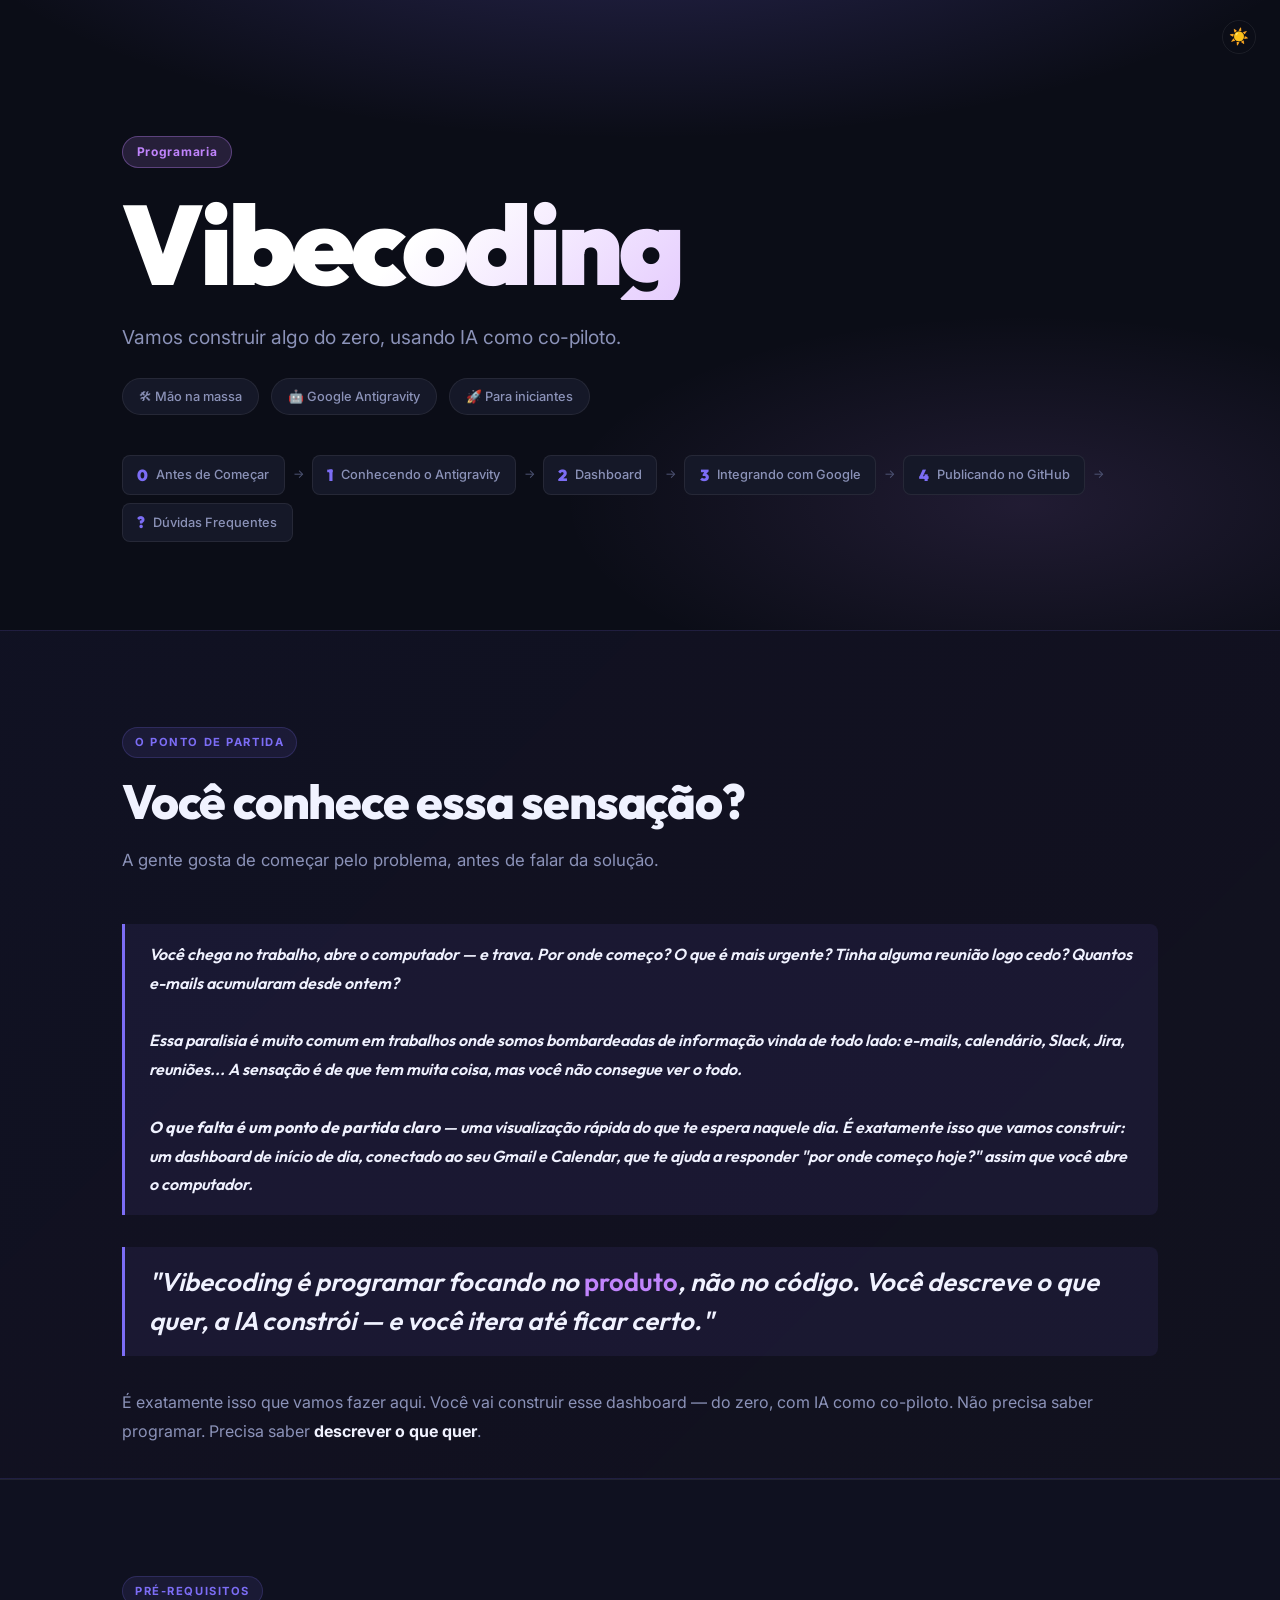
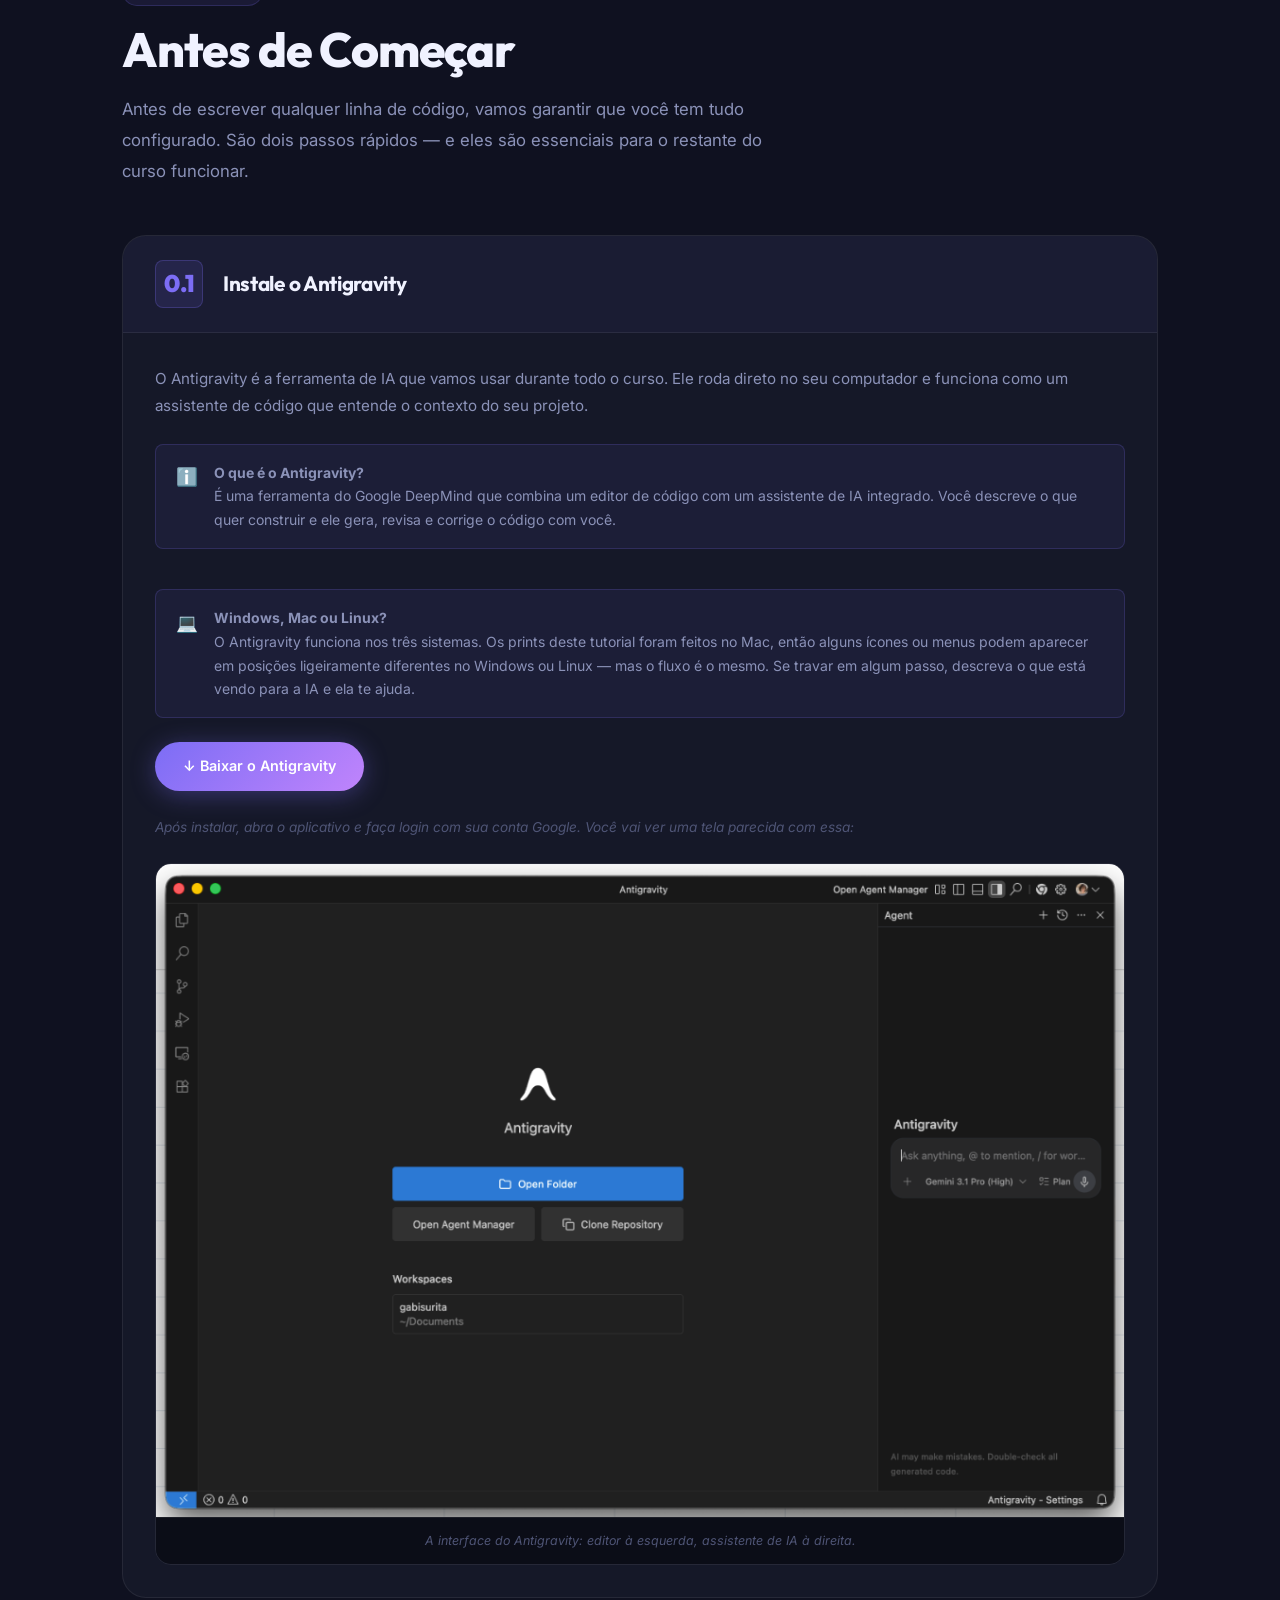
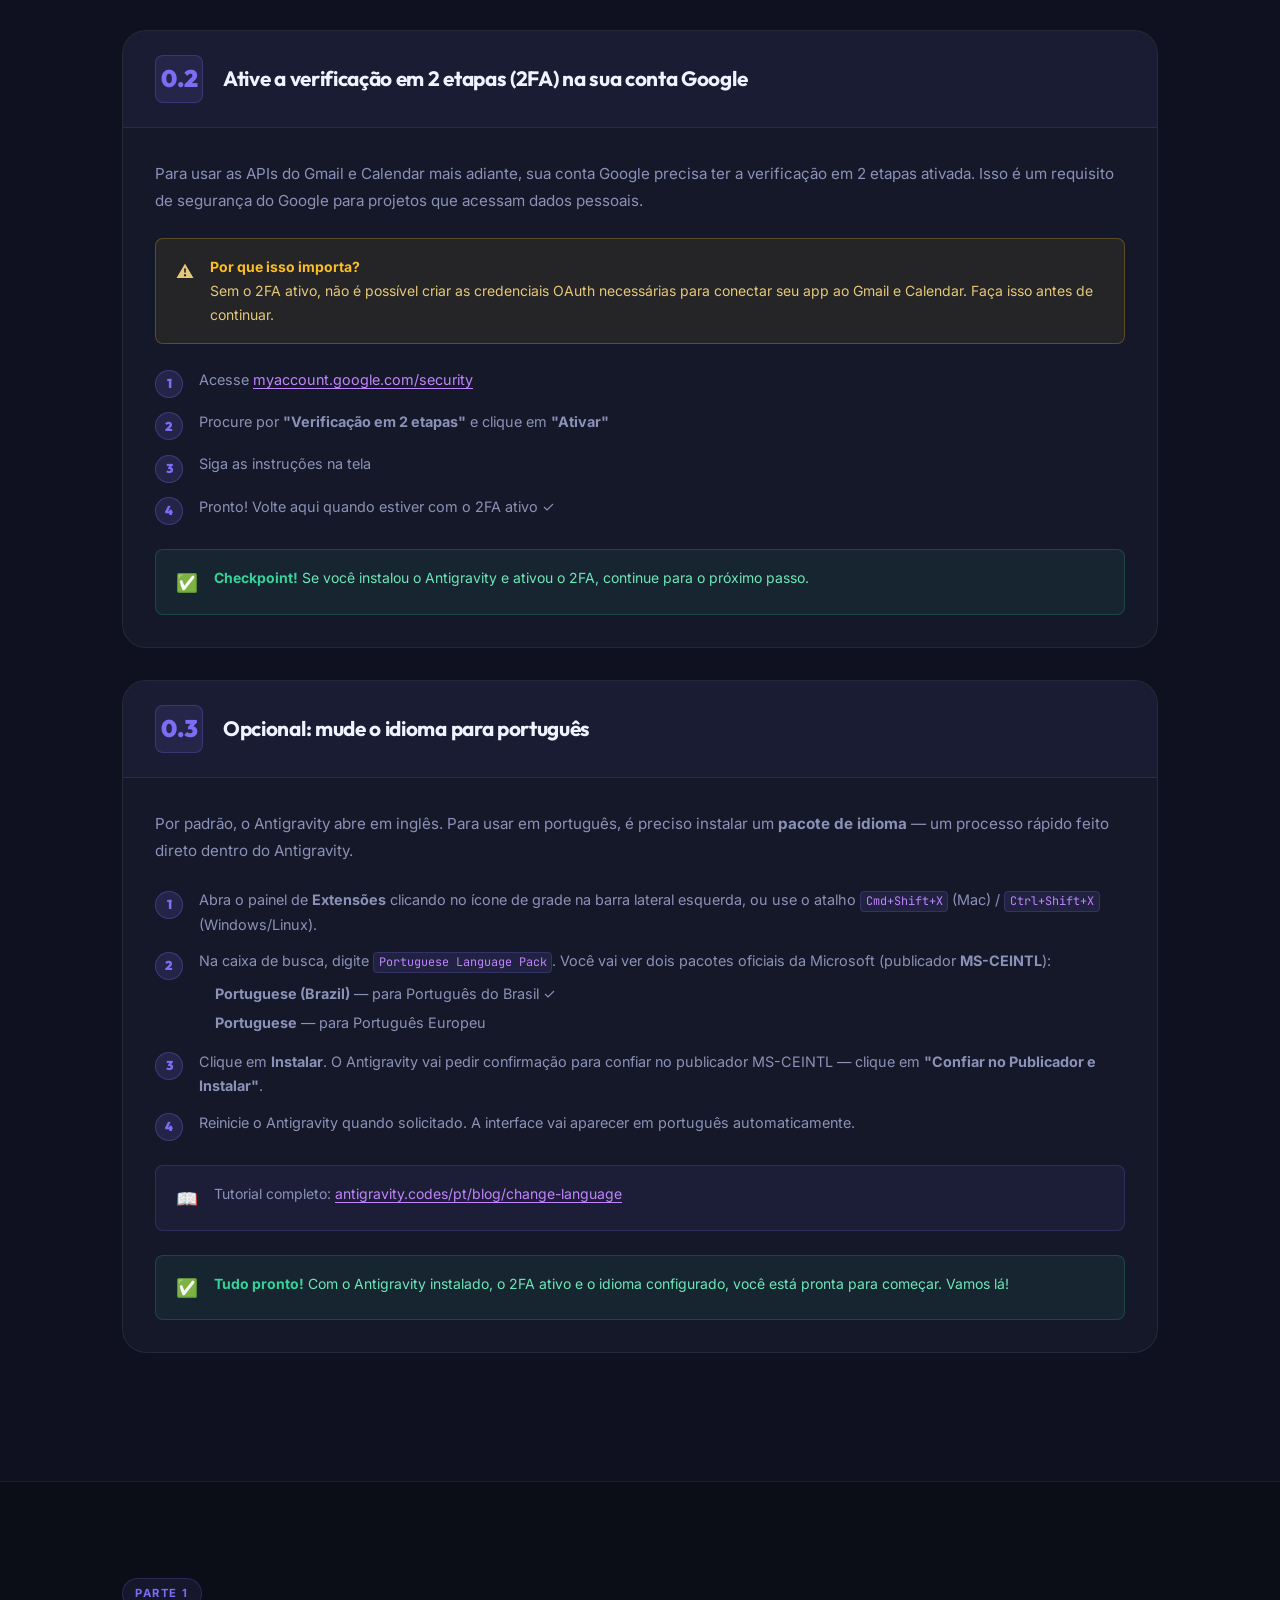
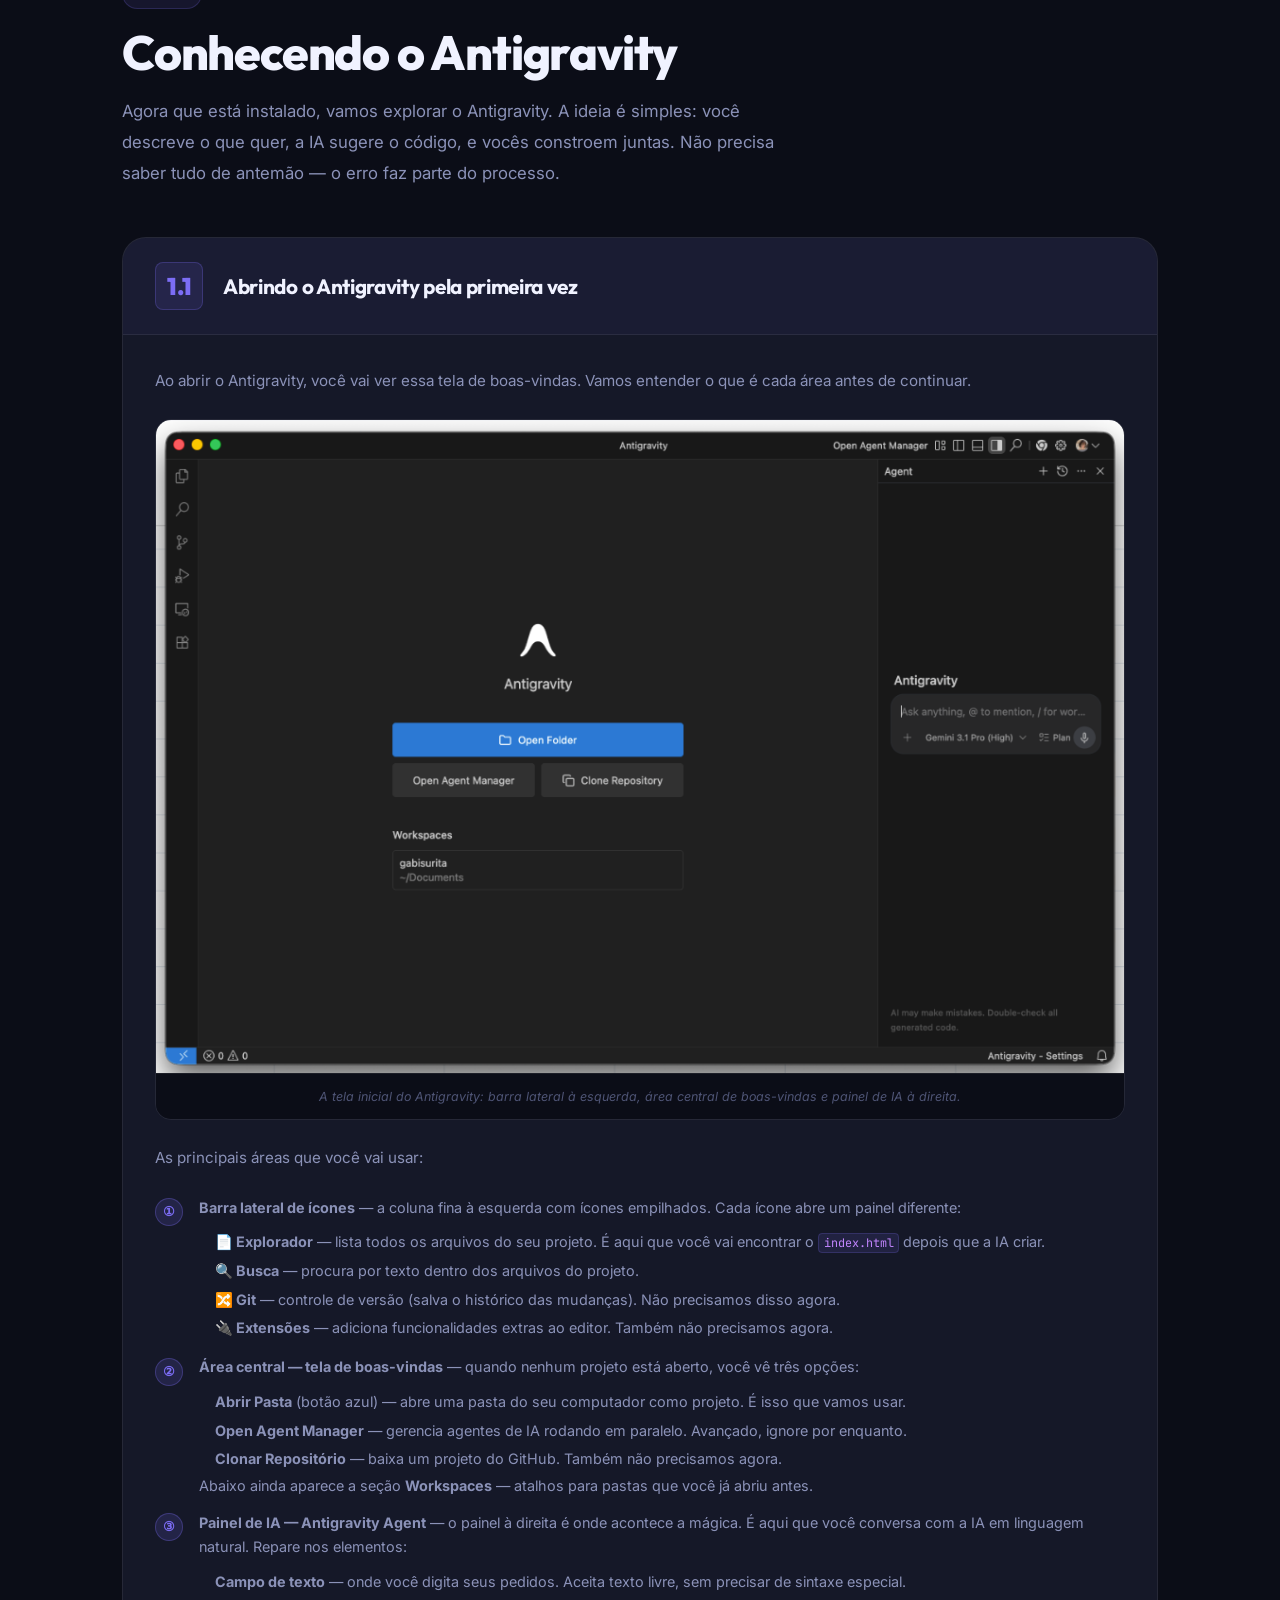
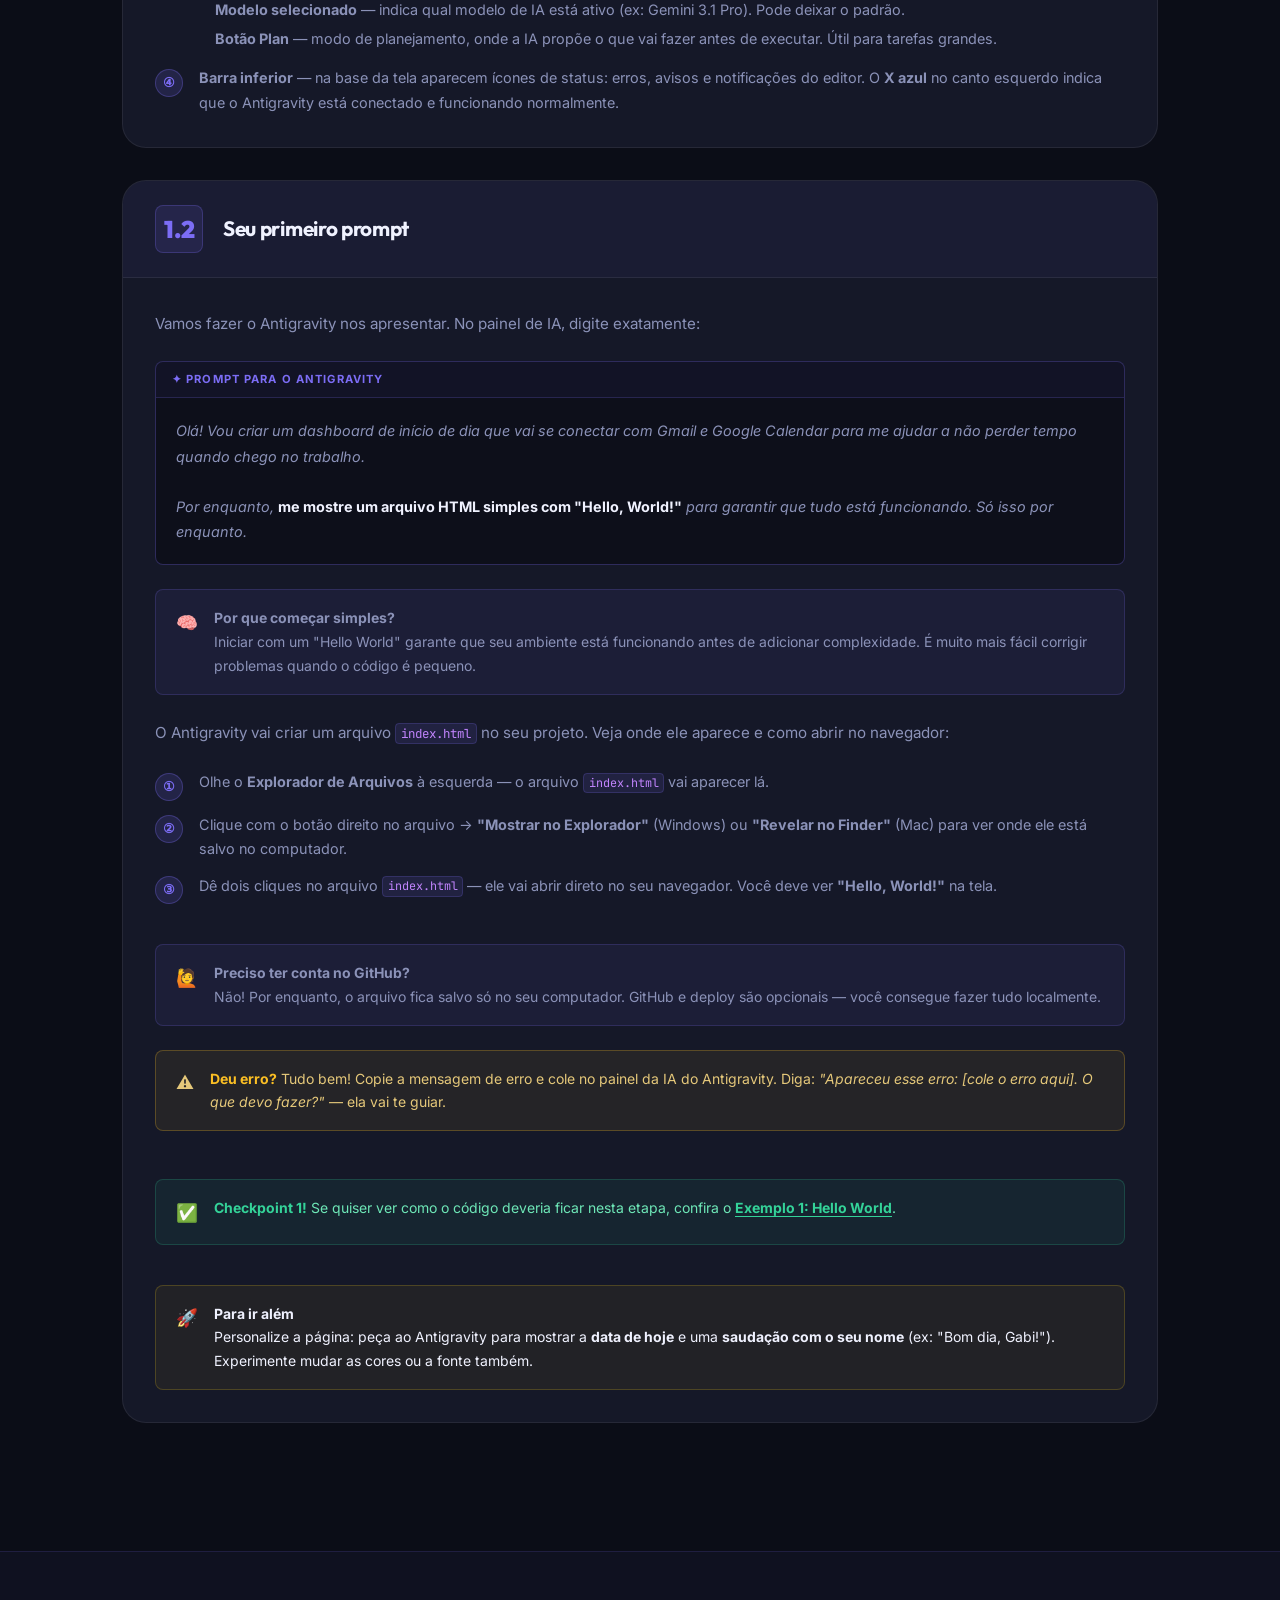
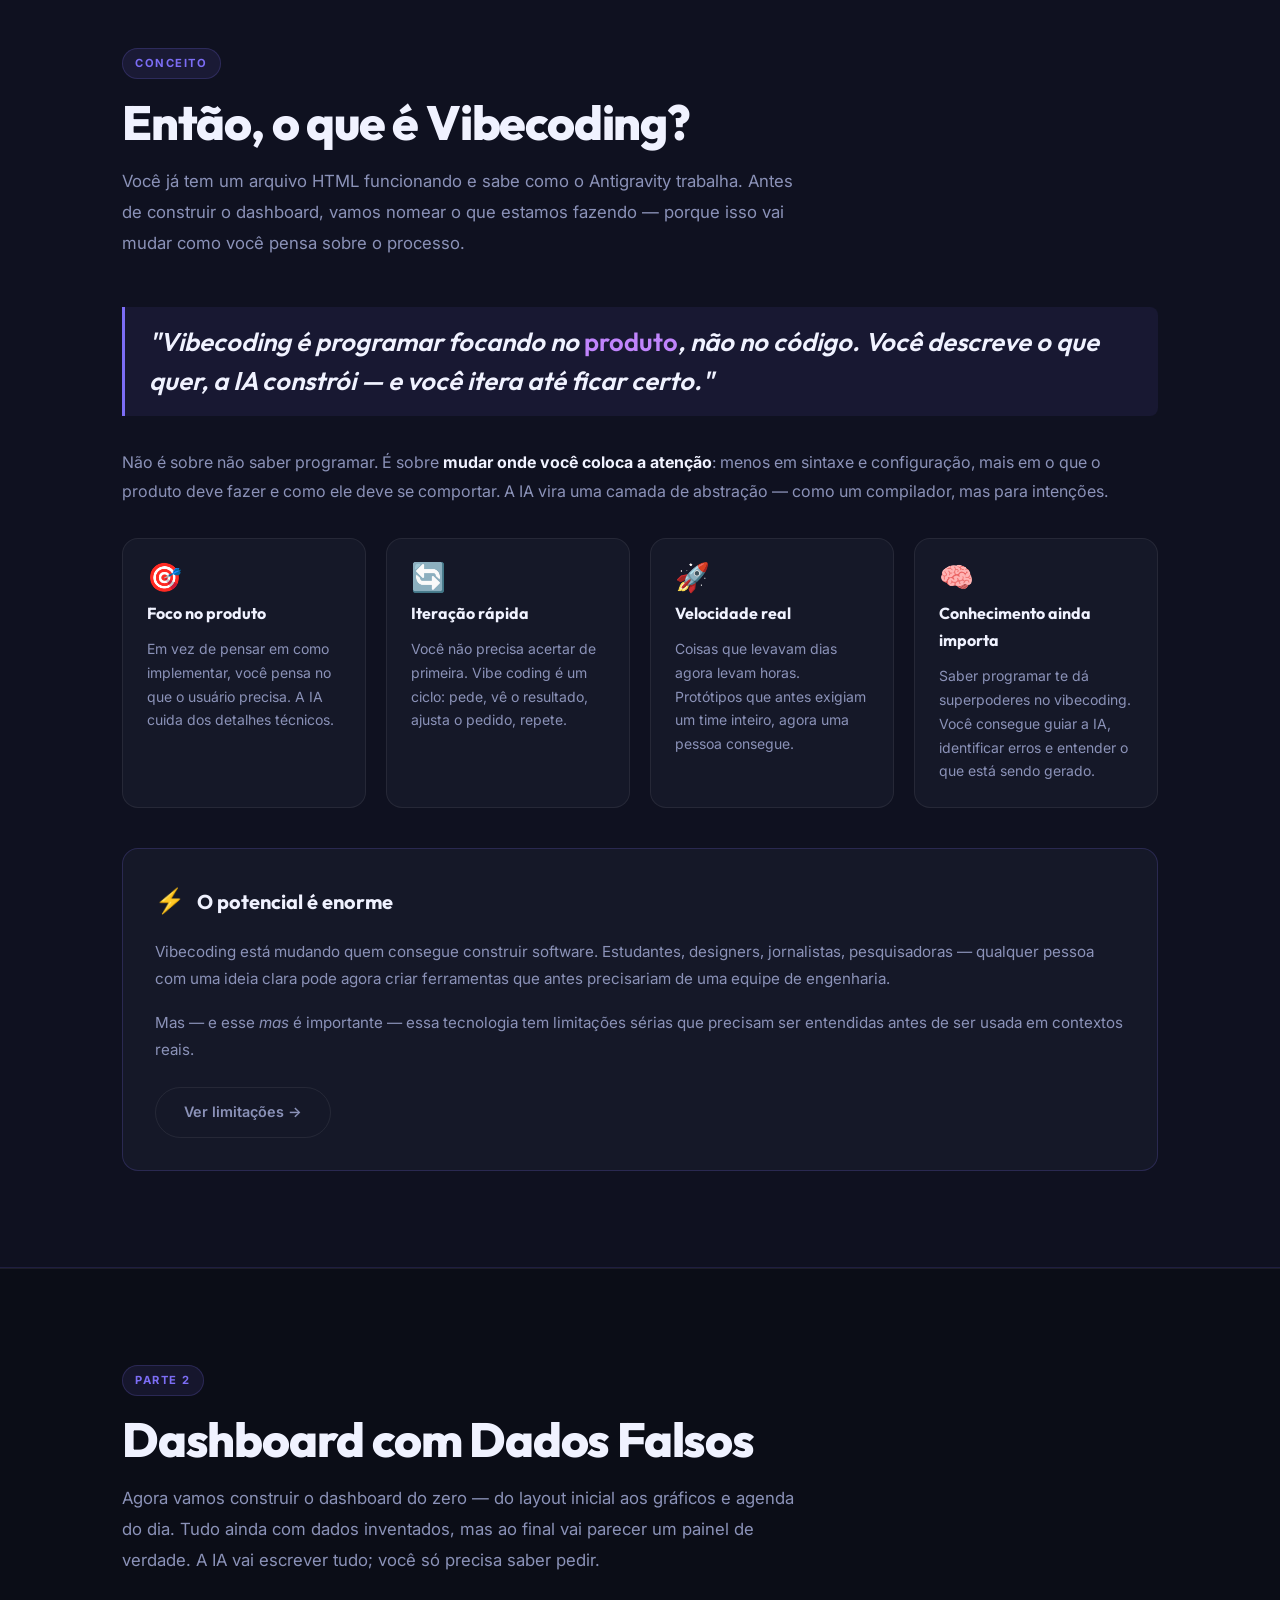
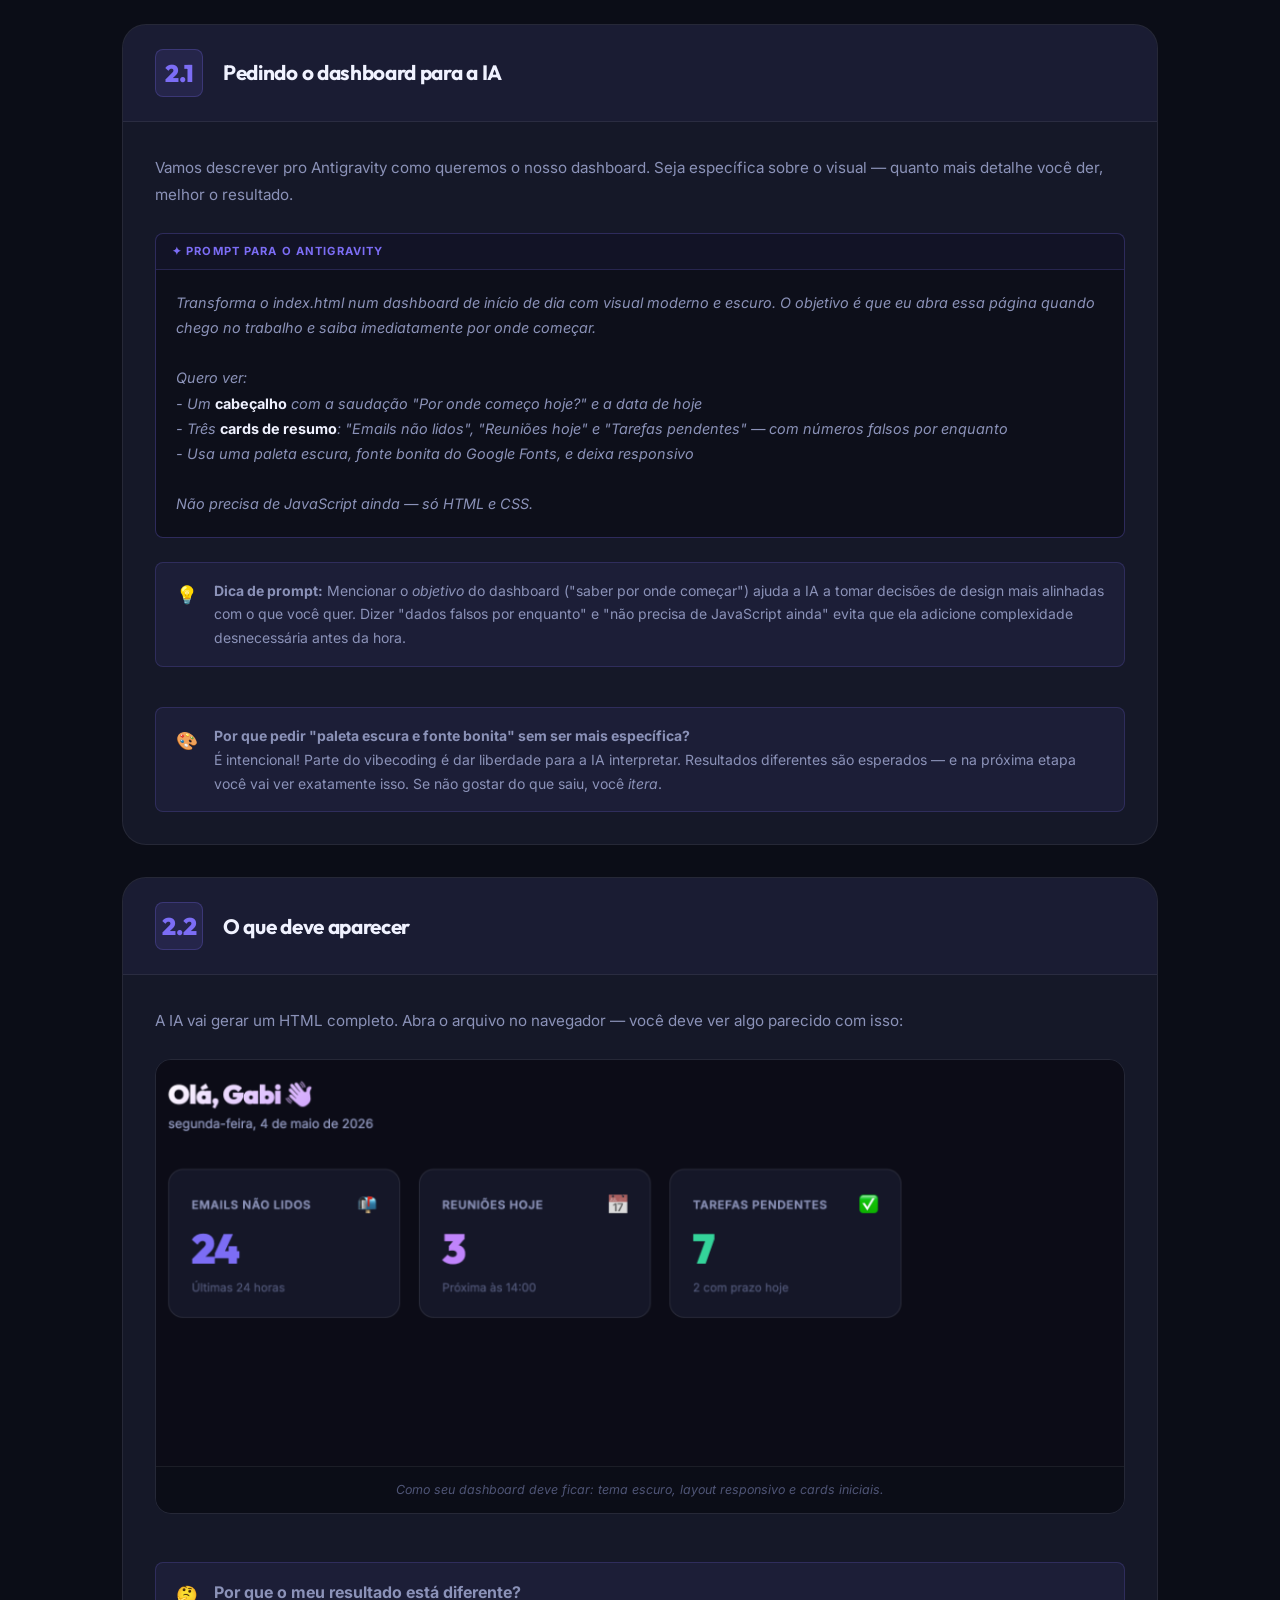
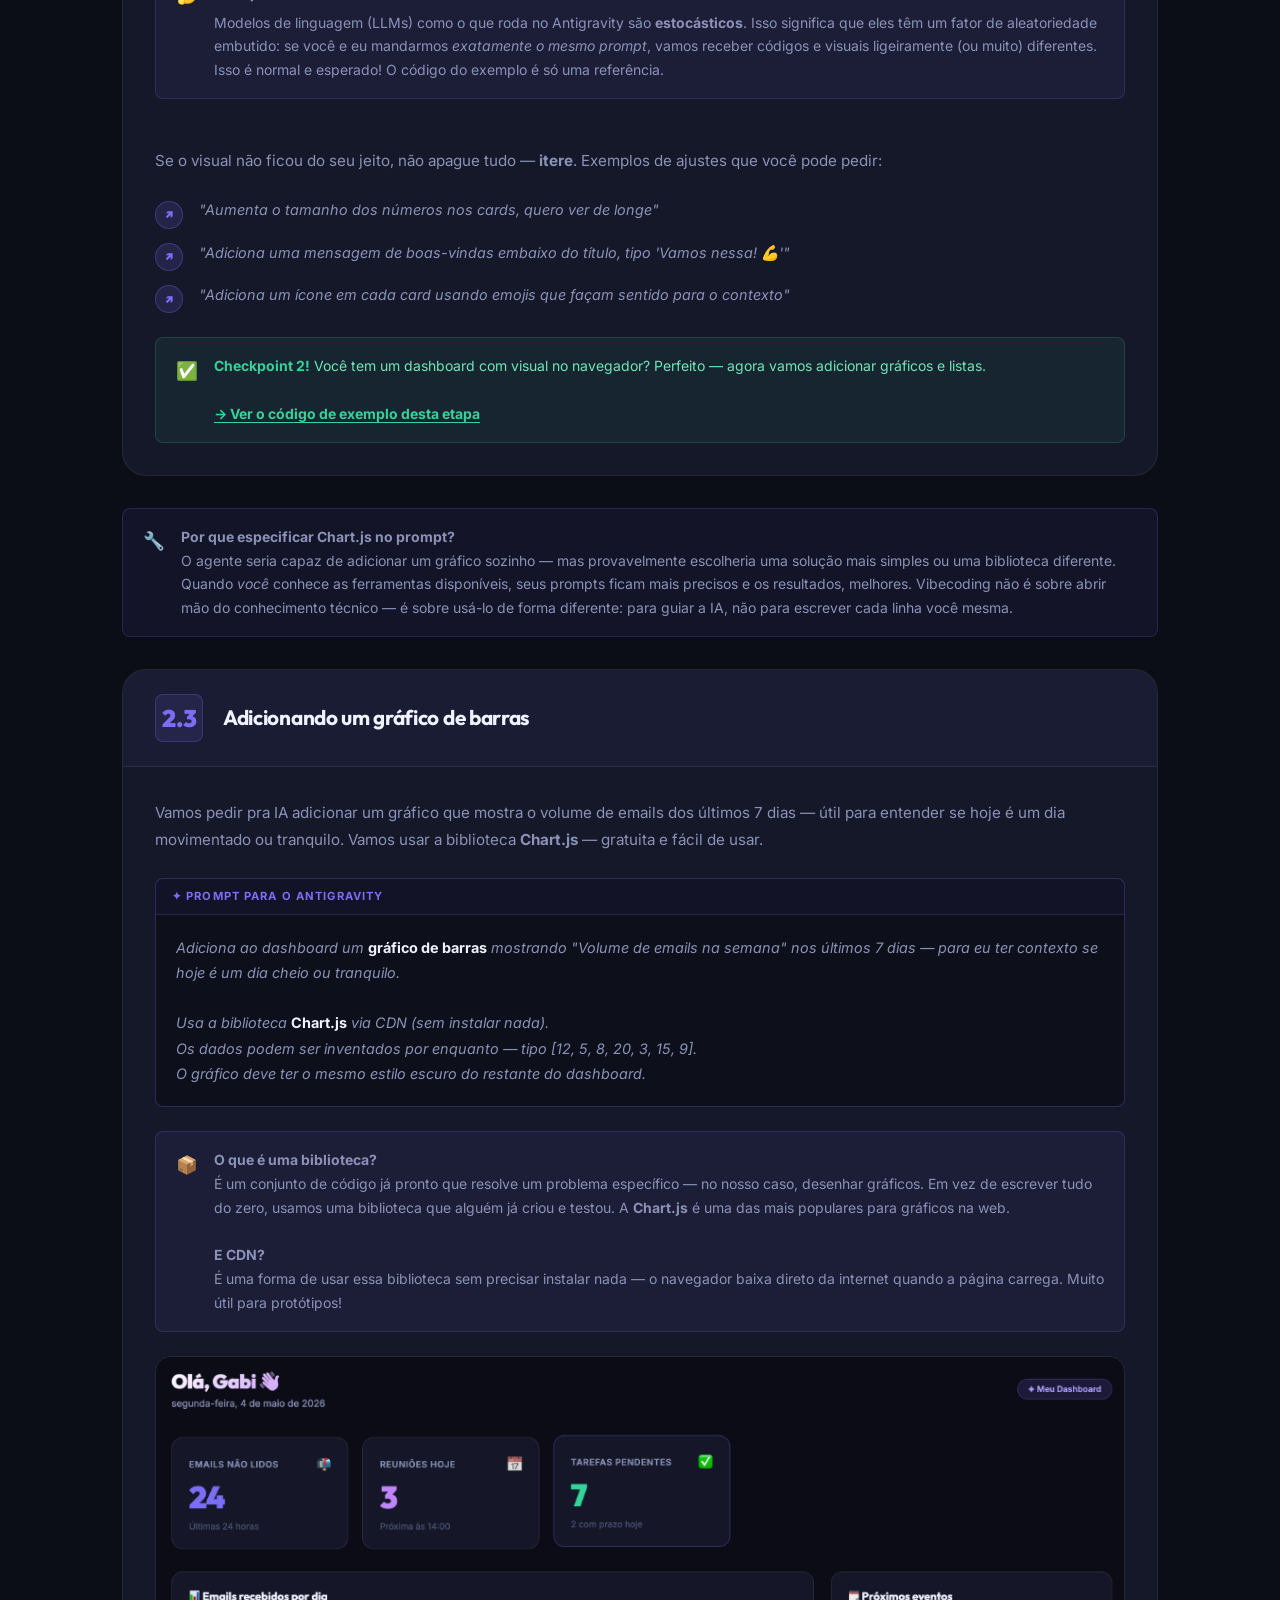
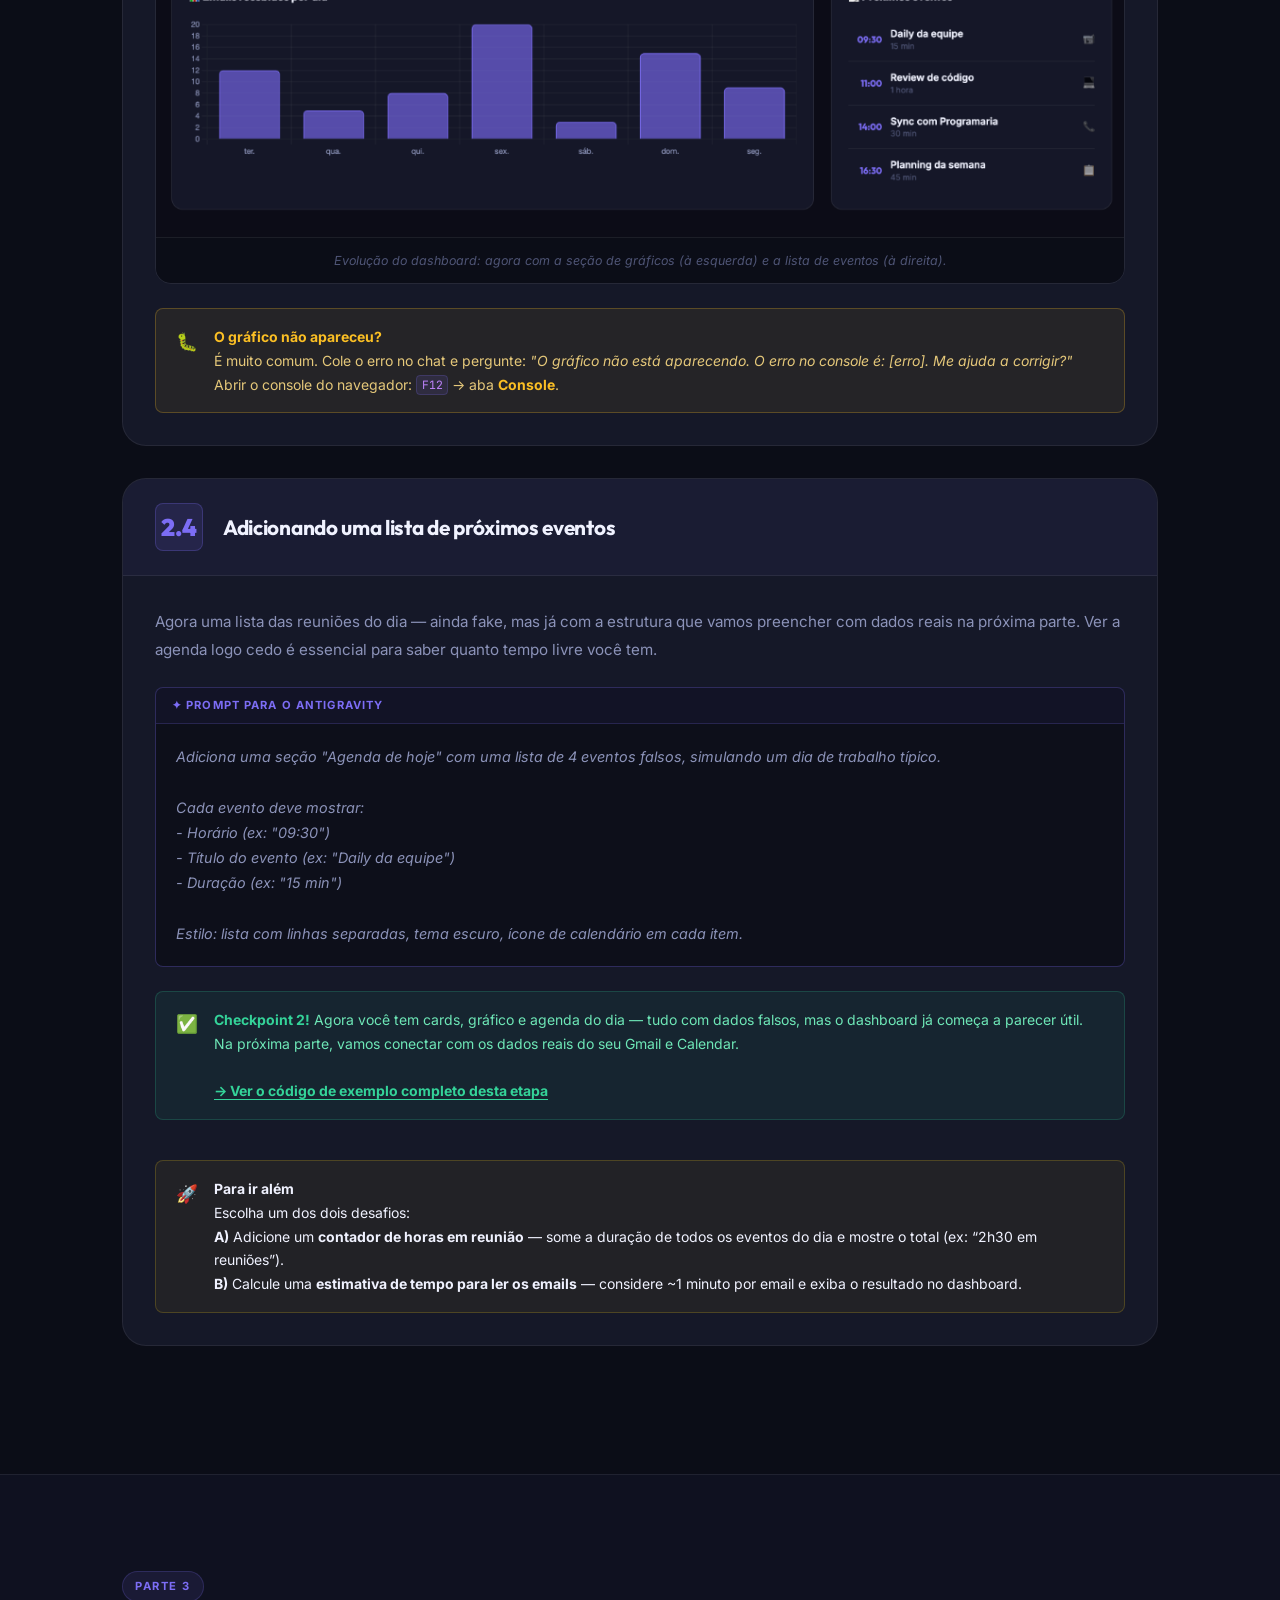
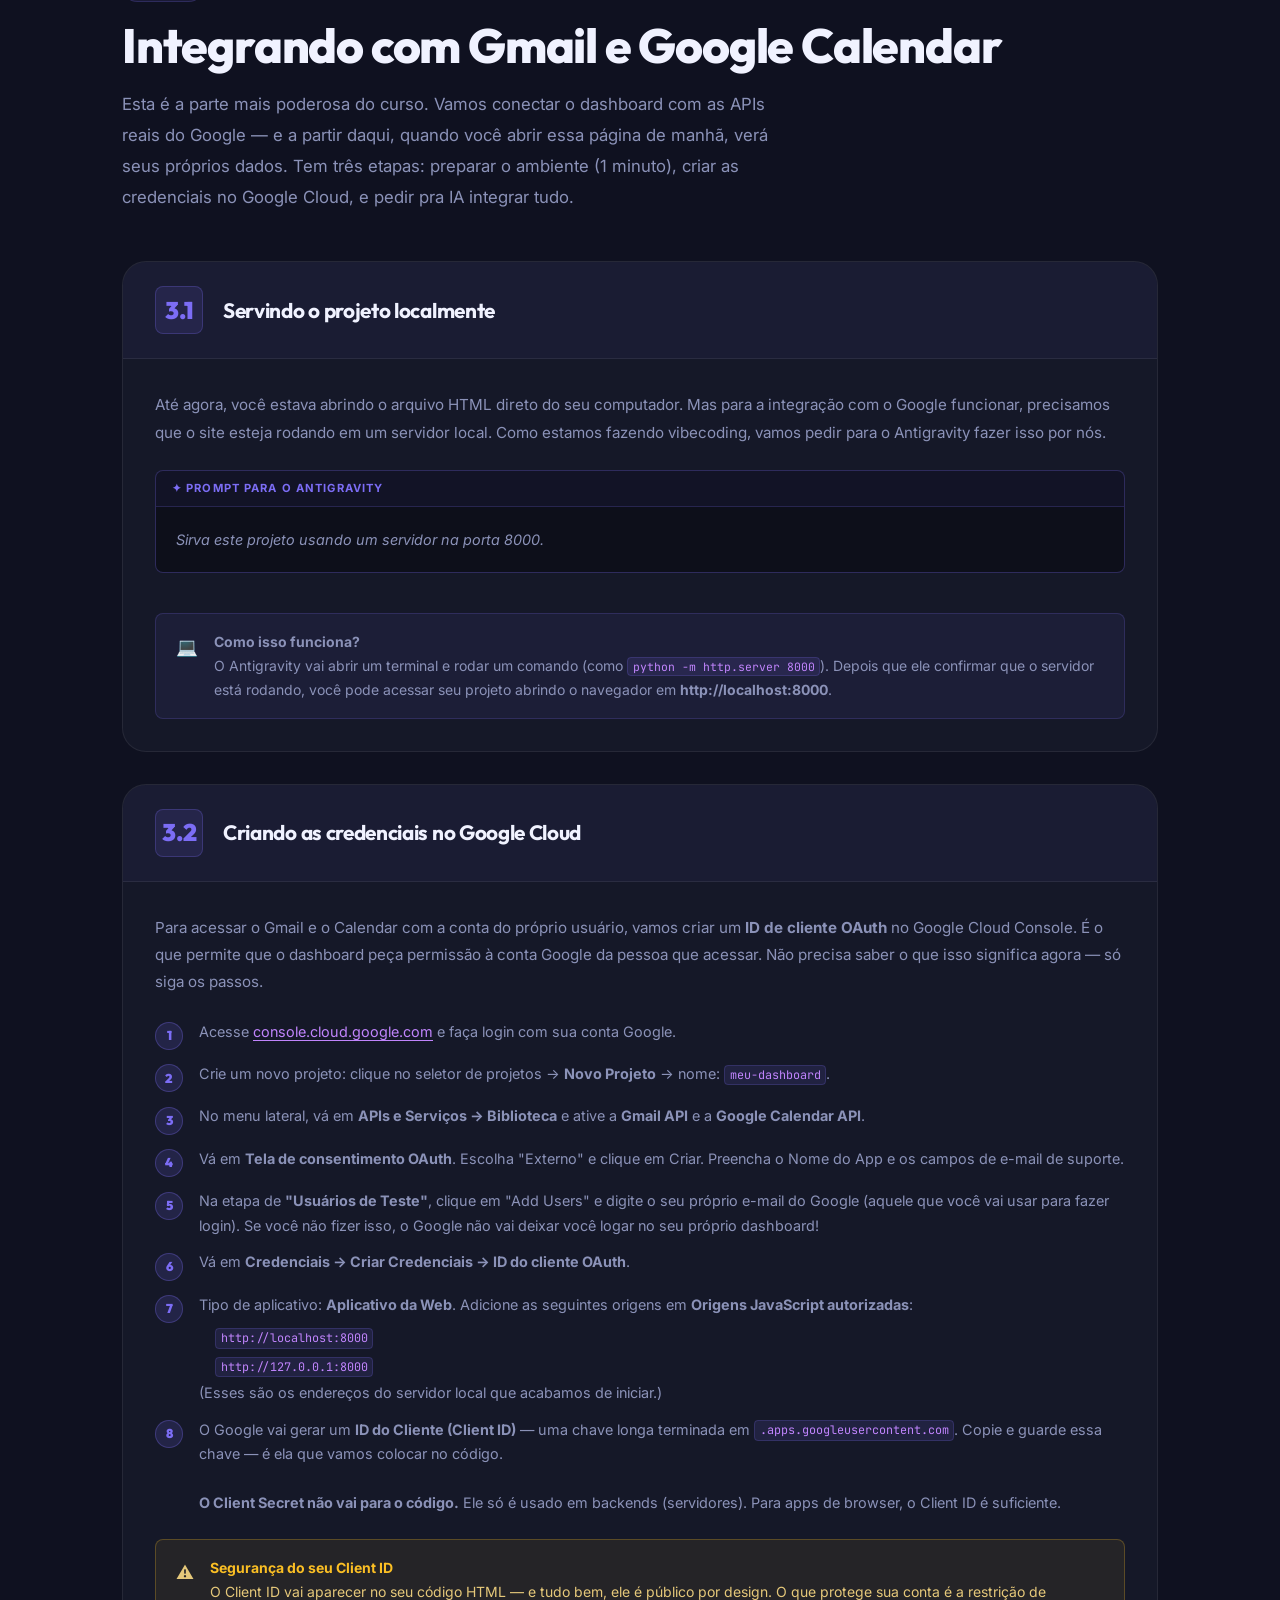
<file: courses/vibecoding/index.html>
<!DOCTYPE html>
<html lang="pt-BR">

<head>
  <meta charset="UTF-8" />
  <meta name="viewport" content="width=device-width, initial-scale=1.0" />
  <title>Vibecoding 1o1 — Gabi Surita</title>
  <meta name="description"
    content="Tutorial passo a passo: construa um dashboard de início de dia com Gmail e Google Calendar usando o Antigravity — e pare de chegar no trabalho sem saber por onde começar. Um curso do Google Antigravity em parceria com a Programaria." />
  <link rel="preconnect" href="https://fonts.googleapis.com" />
  <link rel="preconnect" href="https://fonts.gstatic.com" crossorigin />
  <link
    href="https://fonts.googleapis.com/css2?family=Inter:wght@300;400;500;600;700&family=Outfit:wght@300;400;600;700;900&family=JetBrains+Mono:wght@400;500&display=swap"
    rel="stylesheet" />
  <link rel="stylesheet" href="../../assets/style.css" />
  <link rel="stylesheet" href="style.css" />
</head>

<body>

  <!-- Theme toggle fixed -->
  <button class="theme-toggle" id="theme-toggle" aria-label="Mudar para modo claro"
    style="position:fixed;top:1.25rem;right:1.5rem;z-index:200;">☀️</button>

  <!-- COURSE HERO -->
  <section class="course-hero">
    <div class="course-hero-bg"></div>
    <div class="container course-hero-inner">
      <div class="partnership-badges">
        <span class="partner-badge partner-badge-prog">Programaria</span>
      </div>
      <h1 class="course-hero-title">Vibecoding</h1>
      <p class="course-hero-subtitle">Vamos construir algo do zero, usando IA como co-piloto.</p>
      <div class="course-meta">
        <span class="meta-chip">🛠 Mão na massa</span>
        <span class="meta-chip">🤖 Google Antigravity</span>
        <span class="meta-chip">🚀 Para iniciantes</span>
      </div>

      <!-- Progresso do tutorial -->
      <div class="toc">
        <div class="toc-item"
          onclick="document.querySelector('#antes-de-comecar')?.scrollIntoView({behavior:'smooth'})">
          <span class="toc-num">0</span>
          <span class="toc-label">Antes de Começar</span>
        </div>
        <div class="toc-sep">→</div>
        <div class="toc-item" onclick="document.querySelector('#parte-1')?.scrollIntoView({behavior:'smooth'})">
          <span class="toc-num">1</span>
          <span class="toc-label">Conhecendo o Antigravity</span>
        </div>
        <div class="toc-sep">→</div>
        <div class="toc-item" onclick="document.querySelector('#parte-2')?.scrollIntoView({behavior:'smooth'})">
          <span class="toc-num">2</span>
          <span class="toc-label">Dashboard</span>
        </div>
        <div class="toc-sep">→</div>
        <div class="toc-item" onclick="document.querySelector('#parte-3')?.scrollIntoView({behavior:'smooth'})">
          <span class="toc-num">3</span>
          <span class="toc-label">Integrando com Google</span>
        </div>
        <div class="toc-sep">→</div>
        <div class="toc-item" onclick="document.querySelector('#parte-4')?.scrollIntoView({behavior:'smooth'})">
          <span class="toc-num">4</span>
          <span class="toc-label">Publicando no GitHub</span>
        </div>
        <div class="toc-sep">→</div>
        <div class="toc-item" onclick="document.querySelector('#duvidas')?.scrollIntoView({behavior:'smooth'})">
          <span class="toc-num">?</span>
          <span class="toc-label">Dúvidas Frequentes</span>
        </div>
      </div>
    </div>
  </section>

  <!-- =============================================
       O PROBLEMA — INTRODUÇÃO
  ============================================= -->
  <section class="tutorial-section vibe-interlude" id="o-problema" style="padding-bottom: 0;">
    <div class="container">
      <div class="section-tag">O ponto de partida</div>
      <h2 class="tutorial-title">Você conhece essa sensação?</h2>
      <p class="tutorial-intro">
        A gente gosta de começar pelo problema, antes de falar da solução.
      </p>

      <div class="vibe-definition" style="margin-bottom: 2rem;">
        <div class="vibe-quote" style="font-size: 1rem; text-align: left; line-height: 1.8;">
          Você chega no trabalho, abre o computador — e trava. Por onde começo? O que é mais urgente? Tinha alguma
          reunião logo cedo? Quantos e-mails acumularam desde ontem?<br><br>
          Essa paralisia é muito comum em trabalhos onde somos bombardeadas de informação vinda de todo lado: e-mails,
          calendário, Slack, Jira, reuniões... A sensação é de que tem muita coisa, mas você não consegue ver o
          todo.<br><br>
          <strong>O que falta é um ponto de partida claro</strong> — uma visualização rápida do que te espera naquele
          dia. É exatamente isso que vamos construir: um dashboard de início de dia, conectado ao seu Gmail e Calendar,
          que te ajuda a responder "por onde começo hoje?" assim que você abre o computador.
        </div>
      </div>

      <div class="vibe-definition">
        <div class="vibe-quote">
          "Vibecoding é programar focando no <em>produto</em>, não no código.
          Você descreve o que quer, a IA constrói — e você itera até ficar certo."
        </div>
      </div>

      <p style="color: var(--text-secondary); line-height: 1.8; font-size: 1rem; margin: 2rem 0;">
        É exatamente isso que vamos fazer aqui. Você vai construir esse dashboard — do zero, com IA como co-piloto.
        Não precisa saber programar. Precisa saber <strong style="color: var(--text-primary)">descrever o que
          quer</strong>.
      </p>
    </div>
  </section>

  <!-- =============================================
       ANTES DE COMEÇAR
  ============================================= -->
  <section class="tutorial-section" id="antes-de-comecar">
    <div class="container">
      <div class="section-tag">Pré-requisitos</div>
      <h2 class="tutorial-title">Antes de Começar</h2>
      <p class="tutorial-intro">
        Antes de escrever qualquer linha de código, vamos garantir que você tem tudo configurado.
        São dois passos rápidos — e eles são essenciais para o restante do curso funcionar.
      </p>

      <!-- Passo 0.1: Instalar Antigravity -->
      <div class="step-card" id="step-install">
        <div class="step-header">
          <div class="step-number">0.1</div>
          <h3 class="step-title">Instale o Antigravity</h3>
        </div>
        <div class="step-body">
          <p>O Antigravity é a ferramenta de IA que vamos usar durante todo o curso. Ele roda direto no seu computador e
            funciona como um assistente de código que entende o contexto do seu projeto.</p>

          <div class="callout callout-info">
            <span class="callout-icon">ℹ️</span>
            <div>
              <strong>O que é o Antigravity?</strong><br>
              É uma ferramenta do Google DeepMind que combina um editor de código com um assistente de IA integrado.
              Você descreve o que quer construir e ele gera, revisa e corrige o código com você.
            </div>
          </div>

          <div class="callout callout-info" style="margin-top: 1rem;">
            <span class="callout-icon">💻</span>
            <div>
              <strong>Windows, Mac ou Linux?</strong><br>
              O Antigravity funciona nos três sistemas. Os prints deste tutorial foram feitos no Mac, então alguns
              ícones ou menus podem aparecer em posições ligeiramente diferentes no Windows ou Linux — mas o fluxo é o
              mesmo. Se travar em algum passo, descreva o que está vendo para a IA e ela te ajuda.
            </div>
          </div>

          <div class="step-actions">
            <a href="https://antigravity.google/" target="_blank" rel="noopener" class="btn btn-primary"
              id="btn-download-ag">
              ↓ Baixar o Antigravity
            </a>
          </div>

          <p class="step-note">Após instalar, abra o aplicativo e faça login com sua conta Google. Você vai ver uma tela
            parecida com essa:</p>

          <div class="screenshot-card">
            <img src="../../assets/antigravity_home.png"
              alt="Interface do Antigravity — editor de código com painel de IA" class="screenshot-img" />
            <p class="screenshot-caption">A interface do Antigravity: editor à esquerda, assistente de IA à direita.</p>
          </div>
        </div>
      </div>

      <!-- Passo 0.2: 2FA Google -->
      <div class="step-card" id="step-2fa">
        <div class="step-header">
          <div class="step-number">0.2</div>
          <h3 class="step-title">Ative a verificação em 2 etapas (2FA) na sua conta Google</h3>
        </div>
        <div class="step-body">
          <p>Para usar as APIs do Gmail e Calendar mais adiante, sua conta Google precisa ter a verificação em 2 etapas
            ativada. Isso é um requisito de segurança do Google para projetos que acessam dados pessoais.</p>

          <div class="callout callout-warn">
            <span class="callout-icon">⚠️</span>
            <div>
              <strong>Por que isso importa?</strong><br>
              Sem o 2FA ativo, não é possível criar as credenciais OAuth necessárias para conectar seu app ao Gmail e
              Calendar. Faça isso antes de continuar.
            </div>
          </div>

          <div class="instruction-steps">
            <div class="instruction-step">
              <span class="instruction-num">1</span>
              <div>
                Acesse <a href="https://myaccount.google.com/security" target="_blank" rel="noopener"
                  class="inline-link">myaccount.google.com/security</a>
              </div>
            </div>
            <div class="instruction-step">
              <span class="instruction-num">2</span>
              <div>Procure por <strong>"Verificação em 2 etapas"</strong> e clique em <strong>"Ativar"</strong></div>
            </div>
            <div class="instruction-step">
              <span class="instruction-num">3</span>
              <div>Siga as instruções na tela</div>
            </div>
            <div class="instruction-step">
              <span class="instruction-num">4</span>
              <div>Pronto! Volte aqui quando estiver com o 2FA ativo ✓</div>
            </div>
          </div>

          <div class="callout callout-success">
            <span class="callout-icon">✅</span>
            <div>
              <strong>Checkpoint!</strong> Se você instalou o Antigravity e ativou o 2FA, continue para o próximo passo.
            </div>
          </div>
        </div>
      </div>

      <!-- Passo 0.3: Trocar idioma -->
      <div class="step-card" id="step-language">
        <div class="step-header">
          <div class="step-number">0.3</div>
          <h3 class="step-title">Opcional: mude o idioma para português</h3>
        </div>
        <div class="step-body">
          <p>Por padrão, o Antigravity abre em inglês. Para usar em português, é preciso instalar um <strong>pacote de
              idioma</strong> — um processo rápido feito direto dentro do Antigravity.</p>

          <div class="instruction-steps">
            <div class="instruction-step">
              <span class="instruction-num">1</span>
              <div>Abra o painel de <strong>Extensões</strong> clicando no ícone de grade na barra lateral esquerda, ou
                use o atalho <code>Cmd+Shift+X</code> (Mac) / <code>Ctrl+Shift+X</code> (Windows/Linux).</div>
            </div>
            <div class="instruction-step">
              <span class="instruction-num">2</span>
              <div>Na caixa de busca, digite <code>Portuguese Language Pack</code>. Você vai ver dois pacotes oficiais
                da Microsoft (publicador <strong>MS-CEINTL</strong>):
                <ul style="margin-top: 0.4rem; margin-left: 1rem; line-height: 2;">
                  <li><strong>Portuguese (Brazil)</strong> — para Português do Brasil ✓</li>
                  <li><strong>Portuguese</strong> — para Português Europeu</li>
                </ul>
              </div>
            </div>
            <div class="instruction-step">
              <span class="instruction-num">3</span>
              <div>Clique em <strong>Instalar</strong>. O Antigravity vai pedir confirmação para confiar no publicador
                MS-CEINTL — clique em <strong>"Confiar no Publicador e Instalar"</strong>.</div>
            </div>
            <div class="instruction-step">
              <span class="instruction-num">4</span>
              <div>Reinicie o Antigravity quando solicitado. A interface vai aparecer em português automaticamente.
              </div>
            </div>
          </div>

          <div class="callout callout-info">
            <span class="callout-icon">📖</span>
            <div>
              Tutorial completo: <a href="https://antigravity.codes/pt/blog/change-language" target="_blank"
                rel="noopener" class="inline-link">antigravity.codes/pt/blog/change-language</a>
            </div>
          </div>

          <div class="callout callout-success">
            <span class="callout-icon">✅</span>
            <div>
              <strong>Tudo pronto!</strong> Com o Antigravity instalado, o 2FA ativo e o idioma configurado, você está
              pronta para começar. Vamos lá!
            </div>
          </div>
        </div>
      </div>
    </div>
  </section>

  <!-- =============================================
       PARTE 1 — CONHECENDO O ANTIGRAVITY
  ============================================= -->
  <section class="tutorial-section" id="parte-1">
    <div class="container">
      <div class="section-tag">Parte 1</div>
      <h2 class="tutorial-title">Conhecendo o Antigravity</h2>
      <p class="tutorial-intro">
        Agora que está instalado, vamos explorar o Antigravity. A ideia é simples: você descreve o que quer, a IA sugere
        o código, e vocês constroem juntas. Não precisa saber tudo de antemão — o erro faz parte do processo.
      </p>

      <!-- 1.1 Abrindo pela primeira vez -->
      <div class="step-card" id="step-open">
        <div class="step-header">
          <div class="step-number">1.1</div>
          <h3 class="step-title">Abrindo o Antigravity pela primeira vez</h3>
        </div>
        <div class="step-body">
          <p>Ao abrir o Antigravity, você vai ver essa tela de boas-vindas. Vamos entender o que é cada área antes de
            continuar.</p>

          <div class="screenshot-card">
            <img src="../../assets/antigravity_home.png" alt="Interface do Antigravity aberta com editor e painel de IA"
              class="screenshot-img" />
            <p class="screenshot-caption">A tela inicial do Antigravity: barra lateral à esquerda, área central de
              boas-vindas e painel de IA à direita.</p>
          </div>

          <p>As principais áreas que você vai usar:</p>
          <div class="instruction-steps">

            <div class="instruction-step">
              <span class="instruction-num">①</span>
              <div><strong>Barra lateral de ícones</strong> — a coluna fina à esquerda com ícones empilhados. Cada ícone
                abre um painel diferente:
                <ul style="margin-top: 0.5rem; margin-left: 1rem; line-height: 2;">
                  <li><strong>📄 Explorador</strong> — lista todos os arquivos do seu projeto. É aqui que você vai
                    encontrar o <code>index.html</code> depois que a IA criar.</li>
                  <li><strong>🔍 Busca</strong> — procura por texto dentro dos arquivos do projeto.</li>
                  <li><strong>🔀 Git</strong> — controle de versão (salva o histórico das mudanças). Não precisamos
                    disso
                    agora.</li>
                  <li><strong>🔌 Extensões</strong> — adiciona funcionalidades extras ao editor. Também não precisamos
                    agora.</li>
                </ul>
              </div>
            </div>

            <div class="instruction-step">
              <span class="instruction-num">②</span>
              <div><strong>Área central — tela de boas-vindas</strong> — quando nenhum projeto está aberto, você vê três
                opções:
                <ul style="margin-top: 0.5rem; margin-left: 1rem; line-height: 2;">
                  <li><strong>Abrir Pasta</strong> (botão azul) — abre uma pasta do seu computador como projeto. É isso
                    que vamos usar.</li>
                  <li><strong>Open Agent Manager</strong> — gerencia agentes de IA rodando em paralelo. Avançado, ignore
                    por enquanto.</li>
                  <li><strong>Clonar Repositório</strong> — baixa um projeto do GitHub. Também não precisamos agora.
                  </li>
                </ul>
                Abaixo ainda aparece a seção <strong>Workspaces</strong> — atalhos para pastas que você já abriu antes.
              </div>
            </div>

            <div class="instruction-step">
              <span class="instruction-num">③</span>
              <div><strong>Painel de IA — Antigravity Agent</strong> — o painel à direita é onde acontece a mágica. É
                aqui que você conversa com a IA em linguagem natural. Repare nos elementos:
                <ul style="margin-top: 0.5rem; margin-left: 1rem; line-height: 2;">
                  <li><strong>Campo de texto</strong> — onde você digita seus pedidos. Aceita texto livre, sem precisar
                    de sintaxe especial.</li>
                  <li><strong>Modelo selecionado</strong> — indica qual modelo de IA está ativo (ex: Gemini 3.1 Pro).
                    Pode deixar o padrão.</li>
                  <li><strong>Botão Plan</strong> — modo de planejamento, onde a IA propõe o que vai fazer antes de
                    executar. Útil para tarefas grandes.</li>
                </ul>
              </div>
            </div>

            <div class="instruction-step">
              <span class="instruction-num">④</span>
              <div><strong>Barra inferior</strong> — na base da tela aparecem ícones de status: erros, avisos e
                notificações do editor. O <strong>X azul</strong> no canto esquerdo indica que o Antigravity está
                conectado e funcionando normalmente.</div>
            </div>

          </div>
        </div>
      </div>

      <!-- 1.2 Primeiro prompt -->
      <div class="step-card" id="step-first-prompt">
        <div class="step-header">
          <div class="step-number">1.2</div>
          <h3 class="step-title">Seu primeiro prompt</h3>
        </div>
        <div class="step-body">
          <p>Vamos fazer o Antigravity nos apresentar. No painel de IA, digite exatamente:</p>

          <div class="prompt-box">
            <div class="prompt-box-header">✦ Prompt para o Antigravity</div>
            <div class="prompt-box-body">
              Olá! Vou criar um dashboard de início de dia que vai se conectar com Gmail e Google Calendar para me
              ajudar a não perder tempo quando chego no trabalho.<br><br>
              Por enquanto, <strong>me mostre um arquivo HTML simples com "Hello, World!"</strong> para garantir que
              tudo está funcionando. Só isso por enquanto.
            </div>
          </div>

          <div class="callout callout-info">
            <span class="callout-icon">🧠</span>
            <div>
              <strong>Por que começar simples?</strong><br>
              Iniciar com um "Hello World" garante que seu ambiente está funcionando antes de adicionar complexidade. É
              muito mais fácil corrigir problemas quando o código é pequeno.
            </div>
          </div>

          <p>O Antigravity vai criar um arquivo <code>index.html</code> no seu projeto. Veja onde ele aparece e como
            abrir no navegador:</p>

          <div class="instruction-steps">
            <div class="instruction-step">
              <span class="instruction-num">①</span>
              <div>Olhe o <strong>Explorador de Arquivos</strong> à esquerda — o arquivo <code>index.html</code> vai
                aparecer lá.</div>
            </div>
            <div class="instruction-step">
              <span class="instruction-num">②</span>
              <div>Clique com o botão direito no arquivo → <strong>"Mostrar no Explorador"</strong> (Windows) ou
                <strong>"Revelar no Finder"</strong> (Mac) para ver onde ele está salvo no computador.
              </div>
            </div>
            <div class="instruction-step">
              <span class="instruction-num">③</span>
              <div>Dê dois cliques no arquivo <code>index.html</code> — ele vai abrir direto no seu navegador. Você deve
                ver <strong>"Hello, World!"</strong> na tela.</div>
            </div>
          </div>

          <div class="callout callout-info" style="margin-top: 1rem;">
            <span class="callout-icon">🙋</span>
            <div>
              <strong>Preciso ter conta no GitHub?</strong><br>
              Não! Por enquanto, o arquivo fica salvo só no seu computador. GitHub e deploy são opcionais — você
              consegue fazer tudo localmente.
            </div>
          </div>

          <div class="callout callout-warn">
            <span class="callout-icon">⚠️</span>
            <div>
              <strong>Deu erro?</strong> Tudo bem! Copie a mensagem de erro e cole no painel da IA do Antigravity. Diga:
              <em>"Apareceu esse erro: [cole o erro aqui]. O que devo fazer?"</em> — ela vai te guiar.
            </div>
          </div>

          <div class="callout callout-success" style="margin-top: 1.5rem;">
            <span class="callout-icon">✅</span>
            <div>
              <strong>Checkpoint 1!</strong> Se quiser ver como o código deveria ficar nesta etapa, confira o <a
                href="exemplos/checkpoint-1-hello-world/index.html" target="_blank" class="inline-link"
                style="color: #34d399; font-weight: bold;">Exemplo 1: Hello World</a>.
            </div>
          </div>

          <div class="callout"
            style="margin-top: 1rem; background: rgba(250,204,21,0.06); border: 1px solid rgba(250,204,21,0.2);">
            <span class="callout-icon">🚀</span>
            <div>
              <strong>Para ir além</strong><br>
              Personalize a página: peça ao Antigravity para mostrar a <strong>data de hoje</strong> e uma
              <strong>saudação com o seu nome</strong> (ex: "Bom dia, Gabi!"). Experimente mudar as cores ou a
              fonte também.
            </div>
          </div>
        </div>
      </div>
    </div>
  </section>

  <!-- =============================================
       INTERLÚDIO — O QUE É VIBECODING
  ============================================= -->
  <section class="tutorial-section vibe-interlude" id="o-que-e-vibecoding">
    <div class="container">
      <div class="section-tag">Conceito</div>
      <h2 class="tutorial-title">Então, o que é Vibecoding?</h2>
      <p class="tutorial-intro">
        Você já tem um arquivo HTML funcionando e sabe como o Antigravity trabalha. Antes de construir o dashboard,
        vamos nomear o que estamos fazendo — porque isso vai mudar como você pensa sobre o processo.
      </p>

      <div class="vibe-definition">
        <div class="vibe-quote">
          "Vibecoding é programar focando no <em>produto</em>, não no código.
          Você descreve o que quer, a IA constrói — e você itera até ficar certo."
        </div>
      </div>

      <p style="color: var(--text-secondary); line-height: 1.8; font-size: 1rem; margin-bottom: 2rem;">
        Não é sobre não saber programar. É sobre <strong style="color: var(--text-primary)">mudar onde você coloca a
          atenção</strong>:
        menos em sintaxe e configuração, mais em o que o produto deve fazer e como ele deve se comportar.
        A IA vira uma camada de abstração — como um compilador, mas para intenções.
      </p>

      <div class="vibe-pillars">
        <div class="vibe-pillar">
          <div class="vibe-pillar-icon">🎯</div>
          <h3>Foco no produto</h3>
          <p>Em vez de pensar em como implementar, você pensa no que o usuário precisa. A IA cuida dos detalhes
            técnicos.</p>
        </div>
        <div class="vibe-pillar">
          <div class="vibe-pillar-icon">🔄</div>
          <h3>Iteração rápida</h3>
          <p>Você não precisa acertar de primeira. Vibe coding é um ciclo: pede, vê o resultado, ajusta o pedido,
            repete.</p>
        </div>
        <div class="vibe-pillar">
          <div class="vibe-pillar-icon">🚀</div>
          <h3>Velocidade real</h3>
          <p>Coisas que levavam dias agora levam horas. Protótipos que antes exigiam um time inteiro, agora uma pessoa
            consegue.</p>
        </div>
        <div class="vibe-pillar">
          <div class="vibe-pillar-icon">🧠</div>
          <h3>Conhecimento ainda importa</h3>
          <p>Saber programar te dá superpoderes no vibecoding. Você consegue guiar a IA, identificar erros e entender o
            que está sendo gerado.</p>
        </div>
      </div>

      <div class="vibe-potential">
        <div class="vibe-potential-header">
          <span>⚡</span>
          <h3>O potencial é enorme</h3>
        </div>
        <p>Vibecoding está mudando quem consegue construir software. Estudantes, designers, jornalistas, pesquisadoras —
          qualquer pessoa com uma ideia clara pode agora criar ferramentas que antes precisariam de uma equipe de
          engenharia.</p>
        <p>Mas — e esse <em>mas</em> é importante — essa tecnologia tem limitações sérias que precisam ser entendidas
          antes de ser usada em contextos reais.</p>
        <a href="#limitacoes" class="btn btn-ghost" style="margin-top: 0.5rem; align-self: flex-start;">Ver limitações
          →</a>
      </div>
    </div>
  </section>

  <!-- =============================================
       PARTE 2 — DASHBOARD COM DADOS FALSOS
  ============================================= -->
  <section class="tutorial-section" id="parte-2">
    <div class="container">
      <div class="section-tag">Parte 2</div>
      <h2 class="tutorial-title">Dashboard com Dados Falsos</h2>
      <p class="tutorial-intro">
        Agora vamos construir o dashboard do zero — do layout inicial aos gráficos e agenda do dia.
        Tudo ainda com dados inventados, mas ao final vai parecer um painel de verdade.
        A IA vai escrever tudo; você só precisa saber pedir.
      </p>

      <!-- 2.1 Pedindo o dashboard -->
      <div class="step-card" id="step-dashboard-prompt">
        <div class="step-header">
          <div class="step-number">2.1</div>
          <h3 class="step-title">Pedindo o dashboard para a IA</h3>
        </div>
        <div class="step-body">
          <p>Vamos descrever pro Antigravity como queremos o nosso dashboard. Seja específica sobre o visual — quanto
            mais detalhe você der, melhor o resultado.</p>

          <div class="prompt-box">
            <div class="prompt-box-header">✦ Prompt para o Antigravity</div>
            <div class="prompt-box-body">
              Transforma o index.html num dashboard de início de dia com visual moderno e escuro. O objetivo é que eu
              abra essa página quando chego no trabalho e saiba imediatamente por onde começar.<br><br>
              Quero ver:<br>
              - Um <strong>cabeçalho</strong> com a saudação "Por onde começo hoje?" e a data de hoje<br>
              - Três <strong>cards de resumo</strong>: "Emails não lidos", "Reuniões hoje" e "Tarefas pendentes" — com
              números falsos por enquanto<br>
              - Usa uma paleta escura, fonte bonita do Google Fonts, e deixa responsivo<br><br>
              Não precisa de JavaScript ainda — só HTML e CSS.
            </div>
          </div>

          <div class="callout callout-info">
            <span class="callout-icon">💡</span>
            <div>
              <strong>Dica de prompt:</strong> Mencionar o <em>objetivo</em> do dashboard ("saber por onde começar")
              ajuda a IA a tomar decisões de design mais alinhadas com o que você quer. Dizer "dados falsos por
              enquanto"
              e "não precisa de JavaScript ainda" evita que ela adicione complexidade desnecessária antes da hora.
            </div>
          </div>

          <div class="callout callout-info" style="margin-top: 1rem;">
            <span class="callout-icon">🎨</span>
            <div>
              <strong>Por que pedir "paleta escura e fonte bonita" sem ser mais específica?</strong><br>
              É intencional! Parte do vibecoding é dar liberdade para a IA interpretar. Resultados diferentes são
              esperados — e na próxima etapa você vai ver exatamente isso. Se não gostar do que saiu, você
              <em>itera</em>.
            </div>
          </div>
        </div>
      </div>

      <!-- 2.2 O que deve aparecer -->
      <div class="step-card" id="step-dashboard-result">
        <div class="step-header">
          <div class="step-number">2.2</div>
          <h3 class="step-title">O que deve aparecer</h3>
        </div>
        <div class="step-body">
          <p>A IA vai gerar um HTML completo. Abra o arquivo no navegador — você deve ver algo parecido com isso:</p>

          <div class="screenshot-card">
            <img src="../../assets/dashboard_cp2.png"
              alt="Dashboard construído com Antigravity — Tema escuro e cards de métricas" class="screenshot-img" />
            <p class="screenshot-caption">Como seu dashboard deve ficar: tema escuro, layout responsivo e cards
              iniciais.</p>
          </div>

          <div class="callout callout-info" style="margin: 1.5rem 0;">
            <span class="callout-icon">🤔</span>
            <div>
              <strong style="font-size: 1rem; display: block; margin-bottom: 0.3rem;">Por que o meu resultado está
                diferente?</strong>
              Modelos de linguagem (LLMs) como o que roda no Antigravity são <strong>estocásticos</strong>. Isso
              significa que eles têm um fator de aleatoriedade embutido: se você e eu mandarmos <em>exatamente o mesmo
                prompt</em>, vamos receber códigos e visuais ligeiramente (ou muito) diferentes. Isso é normal e
              esperado! O código do exemplo é só uma referência.
            </div>
          </div>

          <p>Se o visual não ficou do seu jeito, não apague tudo — <strong>itere</strong>. Exemplos de ajustes que você
            pode pedir:</p>

          <div class="instruction-steps">
            <div class="instruction-step">
              <span class="instruction-num">↗</span>
              <div><em>"Aumenta o tamanho dos números nos cards, quero ver de longe"</em></div>
            </div>
            <div class="instruction-step">
              <span class="instruction-num">↗</span>
              <div><em>"Adiciona uma mensagem de boas-vindas embaixo do título, tipo 'Vamos nessa! 💪'"</em></div>
            </div>
            <div class="instruction-step">
              <span class="instruction-num">↗</span>
              <div><em>"Adiciona um ícone em cada card usando emojis que façam sentido para o contexto"</em></div>
            </div>
          </div>

          <div class="callout callout-success">
            <span class="callout-icon">✅</span>
            <div>
              <strong>Checkpoint 2!</strong> Você tem um dashboard com visual no navegador? Perfeito — agora vamos
              adicionar gráficos e listas.<br><br>
              <a href="exemplos/checkpoint-2-dashboard/index.html" target="_blank" class="inline-link"
                style="color: #34d399; font-weight: bold;">→ Ver o código de exemplo desta etapa</a>
            </div>
          </div>

        </div>
      </div>

      <div class="callout callout-info" style="margin: 0 0 2rem;">
        <span class="callout-icon">🔧</span>
        <div>
          <strong>Por que especificar Chart.js no prompt?</strong><br>
          O agente seria capaz de adicionar um gráfico sozinho — mas provavelmente escolheria uma solução
          mais simples ou uma biblioteca diferente. Quando <em>você</em> conhece as ferramentas disponíveis,
          seus prompts ficam mais precisos e os resultados, melhores. Vibecoding não é sobre abrir mão do
          conhecimento técnico — é sobre usá-lo de forma diferente: para guiar a IA, não para escrever
          cada linha você mesma.
        </div>
      </div>

      <!-- 2.3 Adicionando gráfico -->
      <div class="step-card" id="step-chart">
        <div class="step-header">
          <div class="step-number">2.3</div>
          <h3 class="step-title">Adicionando um gráfico de barras</h3>
        </div>
        <div class="step-body">
          <p>Vamos pedir pra IA adicionar um gráfico que mostra o volume de emails dos últimos 7 dias — útil para
            entender se hoje é um dia movimentado ou tranquilo. Vamos usar a biblioteca <strong>Chart.js</strong> —
            gratuita e fácil de usar.</p>

          <div class="prompt-box">
            <div class="prompt-box-header">✦ Prompt para o Antigravity</div>
            <div class="prompt-box-body">
              Adiciona ao dashboard um <strong>gráfico de barras</strong> mostrando "Volume de emails na semana" nos
              últimos 7 dias — para eu ter contexto se hoje é um dia cheio ou tranquilo.<br><br>
              Usa a biblioteca <strong>Chart.js</strong> via CDN (sem instalar nada).<br>
              Os dados podem ser inventados por enquanto — tipo [12, 5, 8, 20, 3, 15, 9].<br>
              O gráfico deve ter o mesmo estilo escuro do restante do dashboard.
            </div>
          </div>

          <div class="callout callout-info">
            <span class="callout-icon">📦</span>
            <div>
              <strong>O que é uma biblioteca?</strong><br>
              É um conjunto de código já pronto que resolve um problema específico — no nosso caso, desenhar gráficos.
              Em vez de escrever tudo do zero, usamos uma biblioteca que alguém já criou e testou. A
              <strong>Chart.js</strong> é uma das mais populares para gráficos na web.<br><br>
              <strong>E CDN?</strong><br>
              É uma forma de usar essa biblioteca sem precisar instalar nada — o navegador baixa direto da internet
              quando a página carrega. Muito útil para protótipos!
            </div>
          </div>

          <div class="screenshot-card">
            <img src="../../assets/dashboard_cp3.png" alt="Dashboard com gráfico de barras e lista de próximos eventos"
              class="screenshot-img" />
            <p class="screenshot-caption">Evolução do dashboard: agora com a seção de gráficos (à esquerda) e a lista de
              eventos (à direita).</p>
          </div>

          <div class="callout callout-warn">
            <span class="callout-icon">🐛</span>
            <div>
              <strong>O gráfico não apareceu?</strong><br>
              É muito comum. Cole o erro no chat e pergunte: <em>"O gráfico não está aparecendo. O erro no console é:
                [erro]. Me ajuda a corrigir?"</em><br>
              Abrir o console do navegador: <code>F12</code> → aba <strong>Console</strong>.
            </div>
          </div>
        </div>
      </div>

      <!-- 2.4 Lista de eventos -->
      <div class="step-card" id="step-list">
        <div class="step-header">
          <div class="step-number">2.4</div>
          <h3 class="step-title">Adicionando uma lista de próximos eventos</h3>
        </div>
        <div class="step-body">
          <p>Agora uma lista das reuniões do dia — ainda fake, mas já com a estrutura que vamos preencher
            com dados reais na próxima parte. Ver a agenda logo cedo é essencial para saber quanto tempo livre você tem.
          </p>

          <div class="prompt-box">
            <div class="prompt-box-header">✦ Prompt para o Antigravity</div>
            <div class="prompt-box-body">
              Adiciona uma seção "Agenda de hoje" com uma lista de 4 eventos falsos, simulando um dia de trabalho
              típico.<br><br>
              Cada evento deve mostrar:<br>
              - Horário (ex: "09:30")<br>
              - Título do evento (ex: "Daily da equipe")<br>
              - Duração (ex: "15 min")<br><br>
              Estilo: lista com linhas separadas, tema escuro, ícone de calendário em cada item.
            </div>
          </div>

          <div class="callout callout-success">
            <span class="callout-icon">✅</span>
            <div>
              <strong>Checkpoint 2!</strong> Agora você tem cards, gráfico e agenda do dia — tudo com dados
              falsos, mas o dashboard já começa a parecer útil. Na próxima parte, vamos conectar com os dados
              reais do seu Gmail e Calendar.<br><br>
              <a href="exemplos/checkpoint-3-graficos-e-listas/index.html" target="_blank" class="inline-link"
                style="color: #34d399; font-weight: bold;">→ Ver o código de exemplo completo desta etapa</a>
            </div>
          </div>

          <div class="callout"
            style="margin-top: 1rem; background: rgba(250,204,21,0.06); border: 1px solid rgba(250,204,21,0.2);">
            <span class="callout-icon">🚀</span>
            <div>
              <strong>Para ir além</strong><br>
              Escolha um dos dois desafios:<br>
              <strong>A)</strong> Adicione um <strong>contador de horas em reunião</strong> — some a duração de todos os
              eventos do dia e mostre o total (ex: “2h30 em reuniões”).<br>
              <strong>B)</strong> Calcule uma <strong>estimativa de tempo para ler os emails</strong> — considere ~1
              minuto por email e exiba o resultado no dashboard.
            </div>
          </div>
        </div>
      </div>
    </div>
  </section>

  <!-- =============================================
       PARTE 3 — INTEGRANDO COM GOOGLE
  ============================================= -->
  <section class="tutorial-section" id="parte-3">
    <div class="container">
      <div class="section-tag">Parte 3</div>
      <h2 class="tutorial-title">Integrando com Gmail e Google Calendar</h2>
      <p class="tutorial-intro">
        Esta é a parte mais poderosa do curso. Vamos conectar o dashboard com as APIs reais do Google — e a partir
        daqui, quando você abrir essa página de manhã, verá seus próprios dados. Tem três etapas: preparar o ambiente
        (1 minuto), criar as credenciais no Google Cloud, e pedir pra IA integrar tudo.
      </p>

      <!-- 3.1 Servindo o projeto localmente -->
      <div class="step-card" id="step-serve">
        <div class="step-header">
          <div class="step-number">3.1</div>
          <h3 class="step-title">Servindo o projeto localmente</h3>
        </div>
        <div class="step-body">
          <p>Até agora, você estava abrindo o arquivo HTML direto do seu computador. Mas para a integração com o Google
            funcionar, precisamos que o site esteja rodando em um servidor local. Como estamos fazendo vibecoding, vamos
            pedir para o Antigravity fazer isso por nós.</p>

          <div class="prompt-box">
            <div class="prompt-box-header">✦ Prompt para o Antigravity</div>
            <div class="prompt-box-body">
              Sirva este projeto usando um servidor na porta 8000.
            </div>
          </div>

          <div class="callout callout-info" style="margin-top: 1rem;">
            <span class="callout-icon">💻</span>
            <div>
              <strong>Como isso funciona?</strong><br>
              O Antigravity vai abrir um terminal e rodar um comando (como <code>python -m http.server 8000</code>).
              Depois que ele confirmar que o servidor está rodando, você pode acessar seu projeto abrindo o navegador em
              <strong>http://localhost:8000</strong>.
            </div>
          </div>
        </div>
      </div>

      <!-- 3.2 Criando credenciais na Google Cloud -->
      <div class="step-card" id="step-credentials">
        <div class="step-header">
          <div class="step-number">3.2</div>
          <h3 class="step-title">Criando as credenciais no Google Cloud</h3>
        </div>
        <div class="step-body">
          <p>Para acessar o Gmail e o Calendar com a conta do próprio usuário, vamos criar um <strong>ID de cliente
              OAuth</strong> no Google Cloud Console. É o que permite que o dashboard peça permissão à conta Google
            da pessoa que acessar. Não precisa saber o que isso significa agora — só siga os passos.</p>

          <div class="instruction-steps">
            <div class="instruction-step">
              <span class="instruction-num">1</span>
              <div>Acesse <a href="https://console.cloud.google.com" target="_blank" rel="noopener"
                  class="inline-link">console.cloud.google.com</a> e faça login com sua conta Google.</div>
            </div>
            <div class="instruction-step">
              <span class="instruction-num">2</span>
              <div>Crie um novo projeto: clique no seletor de projetos → <strong>Novo Projeto</strong> → nome:
                <code>meu-dashboard</code>.
              </div>
            </div>
            <div class="instruction-step">
              <span class="instruction-num">3</span>
              <div>No menu lateral, vá em <strong>APIs e Serviços → Biblioteca</strong> e ative a <strong>Gmail
                  API</strong> e a <strong>Google Calendar API</strong>.</div>
            </div>
            <div class="instruction-step">
              <span class="instruction-num">4</span>
              <div>Vá em <strong>Tela de consentimento OAuth</strong>. Escolha "Externo" e clique em Criar. Preencha o
                Nome do App e os campos de e-mail de suporte.</div>
            </div>
            <div class="instruction-step">
              <span class="instruction-num">5</span>
              <div>Na etapa de <strong>"Usuários de Teste"</strong>, clique em "Add Users" e digite o seu próprio e-mail
                do Google (aquele que você vai usar para fazer login). Se você não fizer isso, o Google não vai deixar
                você logar no seu próprio dashboard!</div>
            </div>
            <div class="instruction-step">
              <span class="instruction-num">6</span>
              <div>Vá em <strong>Credenciais → Criar Credenciais → ID do cliente OAuth</strong>.</div>
            </div>
            <div class="instruction-step">
              <span class="instruction-num">7</span>
              <div>Tipo de aplicativo: <strong>Aplicativo da Web</strong>. Adicione as seguintes origens em
                <strong>Origens JavaScript autorizadas</strong>:
                <ul style="margin-top: 0.4rem; margin-left: 1rem; line-height: 2;">
                  <li><code>http://localhost:8000</code></li>
                  <li><code>http://127.0.0.1:8000</code></li>
                </ul>
                (Esses são os endereços do servidor local que acabamos de iniciar.)
              </div>
            </div>
            <div class="instruction-step">
              <span class="instruction-num">8</span>
              <div>O Google vai gerar um <strong>ID do Cliente (Client ID)</strong> — uma chave longa terminada em
                <code>.apps.googleusercontent.com</code>. Copie e guarde essa chave — é ela que vamos colocar no
                código.<br><br>
                <strong>O Client Secret não vai para o código.</strong> Ele só é usado em backends (servidores). Para
                apps de browser, o Client ID é suficiente.
              </div>
            </div>
          </div>

          <div class="callout callout-warn">
            <span class="callout-icon">⚠️</span>
            <div>
              <strong>Segurança do seu Client ID</strong><br>
              O Client ID vai aparecer no seu código HTML — e tudo bem, ele é público por design. O que protege sua
              conta é a restrição de <strong>Origens autorizadas</strong> (passo 7): só os domínios que você listou
              podem usar esse Client ID para pedir permissão.
            </div>
          </div>
        </div>
      </div>

      <!-- 3.3 Integrando os dados com a IA -->
      <div class="step-card" id="step-integrando-dados">
        <div class="step-header">
          <div class="step-number">3.3</div>
          <h3 class="step-title">Integrando os dados reais</h3>
        </div>
        <div class="step-body">
          <p>Agora que você tem o Client ID, é hora de pedir para o Antigravity fazer o trabalho pesado de conectar as
            APIs do Google ao seu código.</p>

          <div class="prompt-box">
            <div class="prompt-box-header">✦ Prompt para o Antigravity</div>
            <div class="prompt-box-body">
              Agora vamos integrar o Google Sign-In no dashboard para buscar dados reais.<br><br>
              Usa este Client ID: <strong>[COLE SEU CLIENT ID AQUI]</strong><br><br>
              Quero que você:<br>
              - Adicione um botão "Entrar com Google" ao iniciar o dashboard.<br>
              - Após o login, substitua os dados falsos do dashboard (número de emails, reuniões) pelas informações
              reais da minha conta do Gmail e do Google Calendar para o dia de hoje.<br>
              - Use as bibliotecas oficiais do Google para a web (GSI e GAPI).
            </div>
          </div>

          <div class="callout callout-warn">
            <span class="callout-icon">🐛</span>
            <div>
              <strong>Erros são quase garantidos aqui!</strong><br>
              Integração de APIs raramente funciona de primeira. Se o login falhar, o botão não aparecer ou a tela ficar
              em branco, abra o Console do navegador (<code>F12</code> ou Inspecionar → aba Console), copie qualquer
              erro vermelho e mande para a IA: <em>"Apareceu esse erro no console: [erro]. Como consertar?"</em>
            </div>
          </div>

          <div class="callout callout-success" style="margin-top: 1.5rem;">
            <span class="callout-icon">🎉</span>
            <div>
              <strong>Parabéns!</strong> Se chegou até aqui, você construiu do zero um dashboard que resolve um problema
              real do seu dia a dia — e fez isso com IA como co-piloto, sem escrever código diretamente, mas sim
              descrevendo o que você queria, errando e
              corrigindo pelo caminho.
            </div>
          </div>

        </div>
      </div>

    </div>
  </section>

  <!-- =============================================
       PARTE 4 — PUBLICANDO NO GITHUB
  ============================================= -->
  <section class="tutorial-section" id="parte-4">
    <div class="container">
      <div class="section-tag">Parte 4 (Opcional)</div>
      <h2 class="tutorial-title">Publicando seu Dashboard no GitHub</h2>
      <p class="tutorial-intro">
        Por enquanto, seu dashboard mora só no seu computador. Se você quiser poder acessar de qualquer lugar — pelo
        celular ou de outro computador — vamos publicá-lo gratuitamente na internet usando o GitHub Pages.
      </p>

      <!-- 4.1 Criando a conta e repositório -->
      <div class="step-card" id="step-github-account">
        <div class="step-header">
          <div class="step-number">4.1</div>
          <h3 class="step-title">Criando conta e Repositório</h3>
        </div>
        <div class="step-body">
          <div class="instruction-steps">
            <div class="instruction-step">
              <span class="instruction-num">1</span>
              <div>Acesse <a href="https://github.com" target="_blank" rel="noopener" class="inline-link">github.com</a>
                e crie uma conta gratuita, se ainda não tiver uma.</div>
            </div>
            <div class="instruction-step">
              <span class="instruction-num">2</span>
              <div>No canto superior direito, clique no <strong>+</strong> e depois em <strong>New repository</strong>.
              </div>
            </div>
            <div class="instruction-step">
              <span class="instruction-num">3</span>
              <div>Escolha um nome para o repositório (ex: <code>meu-dashboard</code>).</div>
            </div>
            <div class="instruction-step">
              <span class="instruction-num">4</span>
              <div>Deixe a visibilidade como <strong>Public</strong> (necessário para o Pages funcionar na versão
                gratuita).</div>
            </div>
            <div class="instruction-step">
              <span class="instruction-num">5</span>
              <div><strong>Nota sobre Licença:</strong> (<a href="https://choosealicense.com/" target="_blank"
                  rel="noopener" class="inline-link">O que é isso?</a>) Recomendamos marcar a opção <em>"Choose a
                  license"</em> e escolher a <strong>MIT License</strong>. Isso diz para as outras pessoas que elas têm
                permissão para usar e aprender com o seu código livremente!</div>
            </div>
            <div class="instruction-step">
              <span class="instruction-num">6</span>
              <div>Clique em <strong>Create repository</strong>.</div>
            </div>
          </div>

          <div class="screenshot-card">
            <img src="../../assets/github_create_repo.png" alt="Tela de criação de um novo repositório no GitHub"
              class="screenshot-img" />
            <p class="screenshot-caption">Preencha o nome do repositório, deixe como público e adicione a licença.</p>
          </div>
        </div>
      </div>

      <!-- 4.2 Subindo os arquivos -->
      <div class="step-card" id="step-upload-files">
        <div class="step-header">
          <div class="step-number">4.2</div>
          <h3 class="step-title">Subindo os arquivos</h3>
        </div>
        <div class="step-body">
          <p>A forma mais fácil de colocar seus arquivos no GitHub é usando o painel de <strong>Controle de
              Código-Fonte</strong> do próprio Antigravity:</p>

          <div class="credentials-warning" style="margin: 0.5rem 0 1.5rem 0;">
            <div class="credentials-warning-header">
              <span>⚠️</span>
              <h4>ATENÇÃO: MUITO CUIDADO COM CHAVES DE API!</h4>
            </div>
            <p>
              Se você está criando um projeto autoral ou modificando o código para usar suas próprias credenciais (como
              chaves da OpenAI, Google Cloud ou senhas de bancos de dados), <strong>confira com extrema atenção se
                nenhuma API key está sendo exposta</strong>.
            </p>
            <p>
              No nosso exemplo de Vibecoding, usamos apenas o <strong>Client ID</strong> do Google. Por design, o Client
              ID é público e identificável, então não há problema de segurança em subi-lo para o GitHub. Porém, caso
              você crie algo usando outras APIs que usem chaves secretas (como API Keys privadas ou Client Secrets),
              fazer essa checagem é fundamental.
            </p>
            <p>
              Subir chaves secretas para um repositório público (ou mesmo privado) no GitHub é um erro grave que pode
              resultar no roubo de suas credenciais, uso indevido e prejuízos financeiros. <strong>Não faça "vibecoding"
                no piloto automático nessa hora!</strong>
            </p>
            <div class="credentials-checklist">
              <div class="cred-check-item">
                <span class="cred-check-icon cred-bad">❌</span>
                <div><strong>Errado:</strong> Escrever chaves secretas diretamente no código (ex:
                  <code>const API_KEY = "sua_chave_secreta"</code>) e fazer o upload do arquivo para o GitHub.
                </div>
              </div>
              <div class="cred-check-item">
                <span class="cred-check-icon cred-good">✅</span>
                <div><strong>Correto:</strong> Usar variáveis de ambiente (como arquivos <code>.env</code>) e garantir
                  que o arquivo <code>.env</code> esteja listado no seu <code>.gitignore</code> para nunca ser enviado
                  ao GitHub.</div>
              </div>
            </div>
          </div>

          <div class="instruction-steps">
            <div class="instruction-step">
              <span class="instruction-num">1</span>
              <div>Na barra lateral esquerda do Antigravity, clique no terceiro ícone (o ícone com nós de rede, chamado
                <strong>Controle do Código-Fonte</strong>).
              </div>
            </div>
            <div class="instruction-step">
              <span class="instruction-num">2</span>
              <div>Clique no botão azul <strong>Publicar no GitHub</strong>.</div>
            </div>
            <div class="instruction-step">
              <span class="instruction-num">3</span>
              <div>Se o Antigravity pedir permissão para fazer login no GitHub, clique em <strong>Permitir</strong> e
                autorize o acesso no seu navegador.</div>
            </div>
            <div class="instruction-step">
              <span class="instruction-num">4</span>
              <div>Uma barra de pesquisa vai aparecer no topo da tela. Escolha a opção <strong>Publish to GitHub public
                  repository</strong> (Publicar em repositório público) — é importante ser público para o Pages
                funcionar depois!</div>
            </div>
            <div class="instruction-step">
              <span class="instruction-num">5</span>
              <div>Selecione os arquivos do seu projeto e confirme. O Antigravity vai fazer o upload de tudo sozinho!
              </div>
            </div>
          </div>

          <div class="screenshot-card">
            <img src="../../assets/github_source_control.png" alt="Painel de Controle de Código-Fonte do Antigravity"
              class="screenshot-img" />
            <p class="screenshot-caption">Use o painel lateral do Antigravity para publicar seu código diretamente no
              GitHub.</p>
          </div>

          <div class="callout callout-info" style="margin-top: 1rem;">
            <span class="callout-icon">🔄</span>
            <div>
              <strong>Como atualizar o site depois? (Commit e Push)</strong><br>
              Toda vez que você fizer alterações no código e quiser que elas apareçam no site, você precisa:<br>
              1. Voltar neste mesmo painel de <strong>Controle de Código-Fonte</strong>.<br>
              2. Digitar uma mensagem curta resumindo o que mudou (ex: "primeira versao" ou "mudei a cor").<br>
              3. Clicar no botão azul <strong>Confirmação</strong> (isso é o <em>Commit</em>).<br>
              4. Clicar no botão azul <strong>Sincronizar Alterações</strong> que vai aparecer no mesmo lugar (isso é o
              <em>Push</em>).
            </div>
          </div>

          <div class="screenshot-card" style="margin-top: 1rem;">
            <img src="../../assets/github_commit_push.png" alt="Tela de commit e push no Antigravity"
              class="screenshot-img" />
            <p class="screenshot-caption">Digite a mensagem do que foi alterado e clique em Confirmação para salvar a
              versão.</p>
          </div>
        </div>
      </div>

      <!-- 4.3 Configurando o Pages -->
      <div class="step-card" id="step-config-pages">
        <div class="step-header">
          <div class="step-number">4.3</div>
          <h3 class="step-title">Configurando o GitHub Pages</h3>
        </div>
        <div class="step-body">
          <p>Agora vamos transformar esse repositório em um site público.</p>
          <div class="instruction-steps">
            <div class="instruction-step">
              <span class="instruction-num">1</span>
              <div>Vá na aba <strong>Settings</strong> do seu repositório.</div>
            </div>
            <div class="instruction-step">
              <span class="instruction-num">2</span>
              <div>No menu lateral esquerdo, clique em <strong>Pages</strong>.</div>
            </div>
            <div class="instruction-step">
              <span class="instruction-num">3</span>
              <div>Em "Build and deployment", na opção "Source", deixe "Deploy from a branch".</div>
            </div>
            <div class="instruction-step">
              <span class="instruction-num">4</span>
              <div>Abaixo, em "Branch", troque "None" por <strong>main</strong> e clique em <strong>Save</strong>.</div>
            </div>
          </div>

          <div class="screenshot-card">
            <img src="../../assets/github_pages_setup.png" alt="Tela de configuração do GitHub Pages"
              class="screenshot-img" />
            <p class="screenshot-caption">No painel Pages, selecione 'Deploy from a branch' e escolha a branch 'main'.
            </p>
          </div>

          <div class="callout callout-success" style="margin-top: 1.5rem;">
            <span class="callout-icon">🌐</span>
            <div>
              <strong>Seu site está no ar!</strong><br>
              Aguarde 1 ou 2 minutos e atualize a página de configurações. O GitHub vai mostrar uma mensagem no topo com
              o link do seu site (ex: <code>https://seu-usuario.github.io/meu-dashboard/</code>).
            </div>
          </div>

          <div class="callout callout-warn" style="margin-top: 1rem;">
            <span class="callout-icon">⚠️</span>
            <div>
              <strong>Último detalhe importante!</strong><br>
              Para que o login do Google funcione no seu site publicado, você precisa voltar no Google Cloud Console e
              adicionar a URL nova nas <strong>Origens JavaScript autorizadas</strong> (mesmo lugar do Passo 3.2).
            </div>
          </div>

          <div class="callout callout-info" style="margin-top: 1rem;">
            <span class="callout-icon">👥</span>
            <div>
              <strong>Quer compartilhar com os amigos?</strong><br>
              Como o seu app está em modo de "Teste" no Google Cloud, outras pessoas não vão conseguir fazer login por
              padrão. Para que elas possam usar o seu dashboard, você tem duas opções: voltar na <strong>Tela de
                consentimento OAuth</strong> e adicionar os e-mails delas em "Usuários de Teste", ou clicar no botão
              <strong>Publicar aplicativo</strong> para liberar o acesso a qualquer conta Google.<br><br>
              <strong>💡 A nossa recomendação</strong> é deixar o aplicativo em modo Teste e adicionar manualmente quem
              for usar. Isso garante o controle de quem está acessando sua ferramenta e evita que o consumo estoure os
              limites das quotas gratuitas de API do Google Cloud!
            </div>
          </div>
        </div>
      </div>

    </div>
  </section>


  <!-- =============================================
       LIMITAÇÕES
  ============================================= -->
  <section class="tutorial-section" id="limitacoes">
    <div class="container">
      <div class="section-tag section-tag-danger">⚠ Atenção</div>
      <h2 class="tutorial-title">Vibecoding pode ser perigoso</h2>
      <p class="tutorial-intro">
        Vibecoding é uma ferramenta poderosa — e como toda ferramenta poderosa, pode causar dano quando usada sem
        cuidado.
        Antes de sair construindo tudo com IA, você precisa entender os riscos.
      </p>

      <div class="limitation-cards">

        <div class="limitation-card" id="lim-sem-conhecimento">
          <div class="limitation-icon">🙈</div>
          <h3>Sem conhecimento, você não vê os problemas</h3>
          <p>
            A IA gera código que parece funcionar — mas que pode ter bugs sutis, lógica errada, ou comportamentos
            inesperados em casos de borda.
            Sem entender o mínimo do que foi gerado, você não consegue identificar quando algo está errado.
          </p>
          <div class="limitation-example">
            <span class="limitation-example-label">Exemplo real</span>
            Um sistema de login gerado por IA pode parecer funcionar perfeitamente mas deixar uma brecha onde qualquer
            email passa como válido — e você só descobre quando alguém explora isso em produção.
          </div>
        </div>

        <div class="limitation-card" id="lim-slop">
          <div class="limitation-icon">🗑️</div>
          <h3>Risco de slop: código que funciona mas é ruim</h3>
          <p>
            "Slop" é o nome dado ao código gerado por IA que é tecnicamente funcional, mas mal estruturado, difícil de
            manter e impossível de evoluir.
            Código com duplicação excessiva, sem organização, cheio de gambiarras que resolvem o sintoma mas não o
            problema.
          </p>
          <div class="limitation-example">
            <span class="limitation-example-label">Sinal de alerta</span>
            Se você está copiando e colando código da IA sem entender nada, seu projeto vai virar um monte de remendos —
            e na hora que precisar mudar algo, vai quebrar tudo.
          </div>
        </div>

        <div class="limitation-card" id="lim-seguranca">
          <div class="limitation-icon">🔓</div>
          <h3>Falhas de segurança invisíveis</h3>
          <p>
            IAs treinadas em código da internet aprenderam também padrões inseguros que eram comuns antes de serem
            descobertos.
            Injection de SQL, exposição de tokens, armazenamento inseguro de senhas — essas falhas aparecem
            frequentemente em código gerado.
          </p>
        </div>

        <div class="limitation-card" id="lim-dependencia">
          <div class="limitation-icon">🔗</div>
          <h3>Dependência excessiva da IA</h3>
          <p>
            Se você nunca entende o que foi construído, fica refém da IA para qualquer mudança.
            Vibecoding é mais poderoso quando você usa a IA como acelerador do seu próprio conhecimento — não como
            substituto.
          </p>
        </div>

      </div>

      <div class="limitation-conclusion">
        <div class="limitation-conclusion-header">
          <span>💡</span>
          <h3>A postura certa</h3>
        </div>
        <p>
          Vibecoding não é para substituir o julgamento humano — é para ampliar o que você consegue fazer.
          Ao longo deste curso, vamos construir com IA <em>e</em> vamos questionar o que ela produz, identificar
          problemas, e entender o suficiente para tomar boas decisões.
        </p>
        <p>
          A melhor vibe codeira não é quem menos entende de código — é quem usa IA para ir mais longe com o conhecimento
          que tem.
        </p>
      </div>
    </div>
  </section>

  <!-- =============================================
       FEEDBACK E CONTRIBUIÇÃO
  ============================================= -->
  <section class="tutorial-section" id="feedback">
    <div class="container">
      <div class="section-tag">Contato</div>
      <h2 class="tutorial-title">O que achou?</h2>
      <p class="tutorial-intro" style="margin-bottom: 2rem;">
        Terminou o curso? Tem dúvidas ou sugestões? Escreve pra mim pra contar como foi.
        Sou meio lenta pra responder no LinkedIn, mas respondo e-mails: <a href="mailto:gabsurita@gmail.com"
          class="inline-link" style="color: var(--text-primary); font-weight: 500;">gabsurita@gmail.com</a>.
      </p>

      <p style="color: var(--text-secondary); line-height: 1.8; font-size: 1rem;">
        Quer contribuir para melhorar esse curso? Você também pode <a
          href="https://github.com/gabisurita/gabisurita/blob/main/courses/vibecoding/index.html" target="_blank"
          rel="noopener" class="inline-link" style="color: var(--text-primary); font-weight: 500;">editar essa página no
          GitHub</a>.
      </p>
    </div>
  </section>

  <!-- =============================================
       DÚVIDAS FREQUENTES
  ============================================= -->
  <section class="tutorial-section" id="duvidas">
    <div class="container">
      <div class="section-tag">FAQ</div>
      <h2 class="tutorial-title">Dúvidas Frequentes</h2>
      <p class="tutorial-intro">
        Perguntas que surgiram durante o curso — e as respostas.
      </p>

      <div class="faq-list">

        <div class="faq-item" id="faq-nao-abriu">
          <div class="faq-question">
            <h3>Meu agente escreveu o código, mas não abriu a página. O que faço?</h3>
          </div>
          <div class="faq-answer">
            <p style="margin-bottom: 1rem;">
              O agente tem o poder de abrir abas no seu navegador — mas ele nem sempre faz isso automaticamente.
              É só pedir! Exemplos de como pedir:
            </p>
            <div class="instruction-steps" style="margin-bottom: 1rem;">
              <div class="instruction-step">
                <span class="instruction-num">→</span>
                <div><em>"Abre a página para mim."</em></div>
              </div>
              <div class="instruction-step">
                <span class="instruction-num">→</span>
                <div><em>"Pode abrir a página no navegador?"</em></div>
              </div>
            </div>
            <p>
              Se quiser abrir manualmente, clique com o botão direito no arquivo
              <code>index.html</code> no Explorador de Arquivos → <strong>"Abrir com"</strong> → escolha seu
              navegador. Ou você pode usar o endereço direto: <code>file://</code> seguido do caminho da pasta
              do projeto até o arquivo (ex: <code>file:///C:/Users/voce/Documentos/meu-dashboard/index.html</code>).
            </p>
          </div>
        </div>

        <div class="faq-item" id="faq-versao-online">
          <div class="faq-question">
            <h3>Meu computador não suporta o Antigravity, ou não tenho permissão de instalar software. Tem uma versão
              online?</h3>
          </div>
          <div class="faq-answer">
            <p>
              Infelizmente até onde eu sei não. Por mais que navegadores sejam poderosos, eles ainda não conseguem fazer
              tudo. Portanto as ferramentas mais poderosas (Antigravity, Cursor, Claude Code, Windsurf etc.) costumam
              ser desenhadas para operar em um computador completo.
            </p>
            <p>
              Mas alguns dos passos podem ser testados em
              <a href="https://aistudio.google.com/apps" target="_blank" rel="noopener"
                class="inline-link">aistudio.google.com/apps</a>.
              Claro que varias partes desse curso podem ser reproduzidas usando outras ferramentas, como o Replit, mas
              não consigo garantir que funcione da mesma forma.
            </p>
          </div>
        </div>

        <div class="faq-item" id="faq-ctrl-w">
          <div class="faq-question">
            <h3>A Gabi fechou uma aba com atalho de teclado — o que aconteceu?</h3>
          </div>
          <div class="faq-answer">
            <p>
              Foi um acidente: o atalho <code>Ctrl+W</code> fecha a aba ativa no Antigravity.
              Também é possível fechá-la clicando no <strong>×</strong> ao lado do nome da aba.
            </p>
          </div>
        </div>

        <div class="faq-item" id="faq-criar-pasta-windows">
          <div class="faq-question">
            <h3>Uso Windows — como crio uma pasta nova na hora de abrir o projeto?</h3>
          </div>
          <div class="faq-answer">
            <p style="margin-bottom: 1rem;">
              A pasta do projeto não tem nada de especial — é só um lugar no seu computador onde o Antigravity vai
              salvar os arquivos. Escolha qualquer lugar onde você possa modificar arquivos à vontade, como uma
              subpasta dentro de <strong>Documentos</strong>.
            </p>
            <p style="margin-bottom: 1rem;">
              Quando o Antigravity mostrar a janela <strong>"Abrir a Pasta"</strong>, você tem duas formas de criar
              uma pasta nova:
            </p>
            <div class="instruction-steps" style="margin-bottom: 1.25rem;">
              <div class="instruction-step">
                <span class="instruction-num">A</span>
                <div>
                  Clique no botão <strong>"Nova pasta"</strong> no topo da janela — ele aparece na barra de
                  ferramentas, ao lado de "Organizar".
                  Uma pasta com o nome "Nova pasta" vai aparecer na lista — renomeie para o que quiser
                  (ex: <code>meu-dashboard</code>) e pressione <strong>Enter</strong>.
                </div>
              </div>
            </div>
            <div class="screenshot-card" style="margin-bottom: 1.5rem;">
              <img src="../../assets/windows_nova_pasta_btn.jpg"
                alt="Janela 'Abrir a Pasta' do Windows com o botão 'Nova pasta' e o botão 'Select folder' em destaque"
                class="screenshot-img" />
              <p class="screenshot-caption">Opção A: botão "Nova pasta" no topo + "Select folder" para confirmar.</p>
            </div>
            <div class="instruction-steps" style="margin-bottom: 1.25rem;">
              <div class="instruction-step">
                <span class="instruction-num">B</span>
                <div>
                  Clique com o <strong>botão direito</strong> em um espaço vazio dentro da janela →
                  <strong>Novo</strong> → <strong>Pasta</strong>. Dê um nome e pressione <strong>Enter</strong>.
                </div>
              </div>
            </div>
            <div class="screenshot-card" style="margin-bottom: 1.25rem;">
              <img src="../../assets/windows_nova_pasta_menu.jpg"
                alt="Menu de contexto do Windows mostrando Novo → Pasta com a opção Pasta destacada"
                class="screenshot-img" />
              <p class="screenshot-caption">Opção B: clique direito → Novo → Pasta.</p>
            </div>
            <p>
              Após criar e nomear a pasta, clique nela uma vez para selecioná-la (ela vai ficar destacada em azul)
              e então clique em <strong>"Select folder"</strong> para confirmar.
            </p>
          </div>
        </div>
        <div class="faq-item" id="faq-sdd">
          <div class="faq-question">
            <h3>O que é Spec-Driven Development? É diferente de vibecoding?</h3>
          </div>
          <div class="faq-answer">
            <p style="margin-bottom: 1rem;">
              Nenhum dos dois termos tem uma definição formal — mas a distinção é útil.
            </p>
            <p style="margin-bottom: 1rem;">
              <strong>Vibecoding</strong> é uma abordagem exploratória: você conversa com a IA, vê o resultado,
              itera. O foco está na <em>velocidade</em> e na <em>experimentação</em>. É ótimo para protótipos,
              projetos pessoais e descoberta — como o que fizemos neste curso.
            </p>
            <p style="margin-bottom: 1rem;">
              <strong>Spec-Driven Development (SDD)</strong> é mais estruturado: antes de escrever qualquer código,
              você redige uma <em>especificação</em> detalhada — o que o sistema deve fazer, como deve se comportar
              em cada caso, quais são as restrições. Só então você (ou a IA) implementa. O foco está em
              <em>corretude</em>, <em>manutenibilidade</em> e software pronto para produção.
            </p>
            <p>
              Na prática, as duas abordagens se complementam: vibecoding para explorar e prototipar,
              SDD para consolidar e escalar. À medida que um projeto cresce e precisa ser mantido por mais pessoas
              por mais tempo, a especificação vira uma forma de garantir que a IA (e os humanos) construam a coisa
              certa — não só uma coisa que funciona.
            </p>
          </div>
        </div>

        <div class="faq-item" id="faq-local-vs-publicado">
          <div class="faq-question">
            <h3>Qual a diferença entre fazer e publicar um site?</h3>
          </div>
          <div class="faq-answer">
            <p style="margin-bottom: 1rem;">
              Quando você cria uma página web neste curso, ela fica salva como um arquivo no seu computador —
              assim como um documento do Word ou uma planilha. Você consegue abrir no navegador e ver normalmente,
              mas <strong>só você</strong> consegue ver. Ninguém de fora consegue acessar, porque o arquivo não
              está em lugar nenhum da internet, está só na sua máquina.
            </p>
            <p style="margin-bottom: 1rem;">
              <strong>Publicar</strong> significa colocar esse arquivo em um servidor — um computador que fica
              ligado o tempo todo e conectado à internet — para que qualquer pessoa no mundo possa acessar
              pelo navegador, usando um endereço como <code>seusite.com</code>.
            </p>
            <p style="margin-bottom: 1rem;">
              Uma analogia: fazer o site é como escrever uma carta. Publicar é como colocar ela nos jornais
              para que outras pessoas possam receber e ler.
            </p>
            <p>
              Para este curso, não precisamos publicar nada — o dashboard funciona perfeitamente rodando só
              no seu computador. Mas se quiser dar um passo a mais e compartilhar com alguém, veja o
              <strong>"Para ir além"</strong> no final da parte 3, onde sugerimos usar o GitHub Pages para isso.
            </p>
          </div>
        </div>

      </div>
    </div>
  </section>

  <!-- FOOTER -->
  <footer class="footer">
    <p>© 2026 Gabriela Surita</p>
  </footer>

  <script src="../../assets/main.js"></script>
  <script>
    function scrollTo(id) {
      document.querySelector(id)?.scrollIntoView({ behavior: 'smooth' });
    }
  </script>

</body>

</html>
</file>
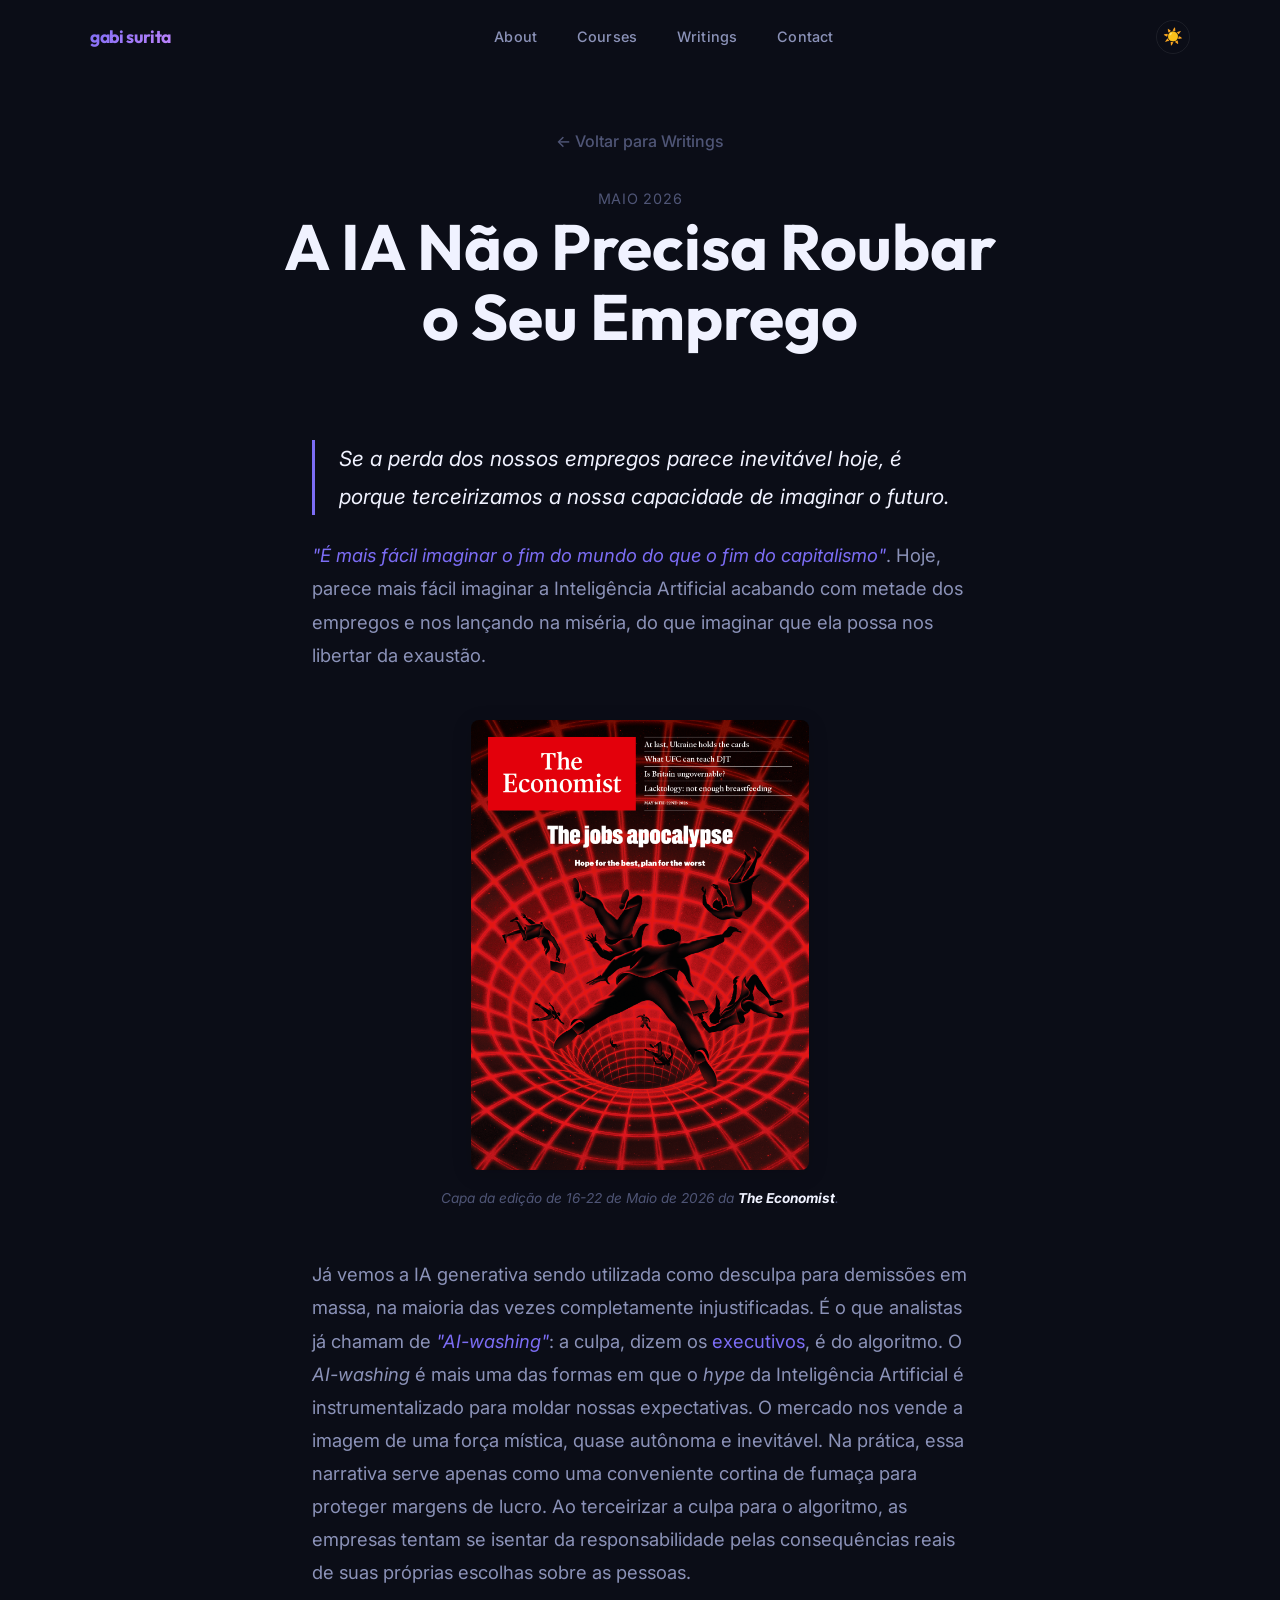
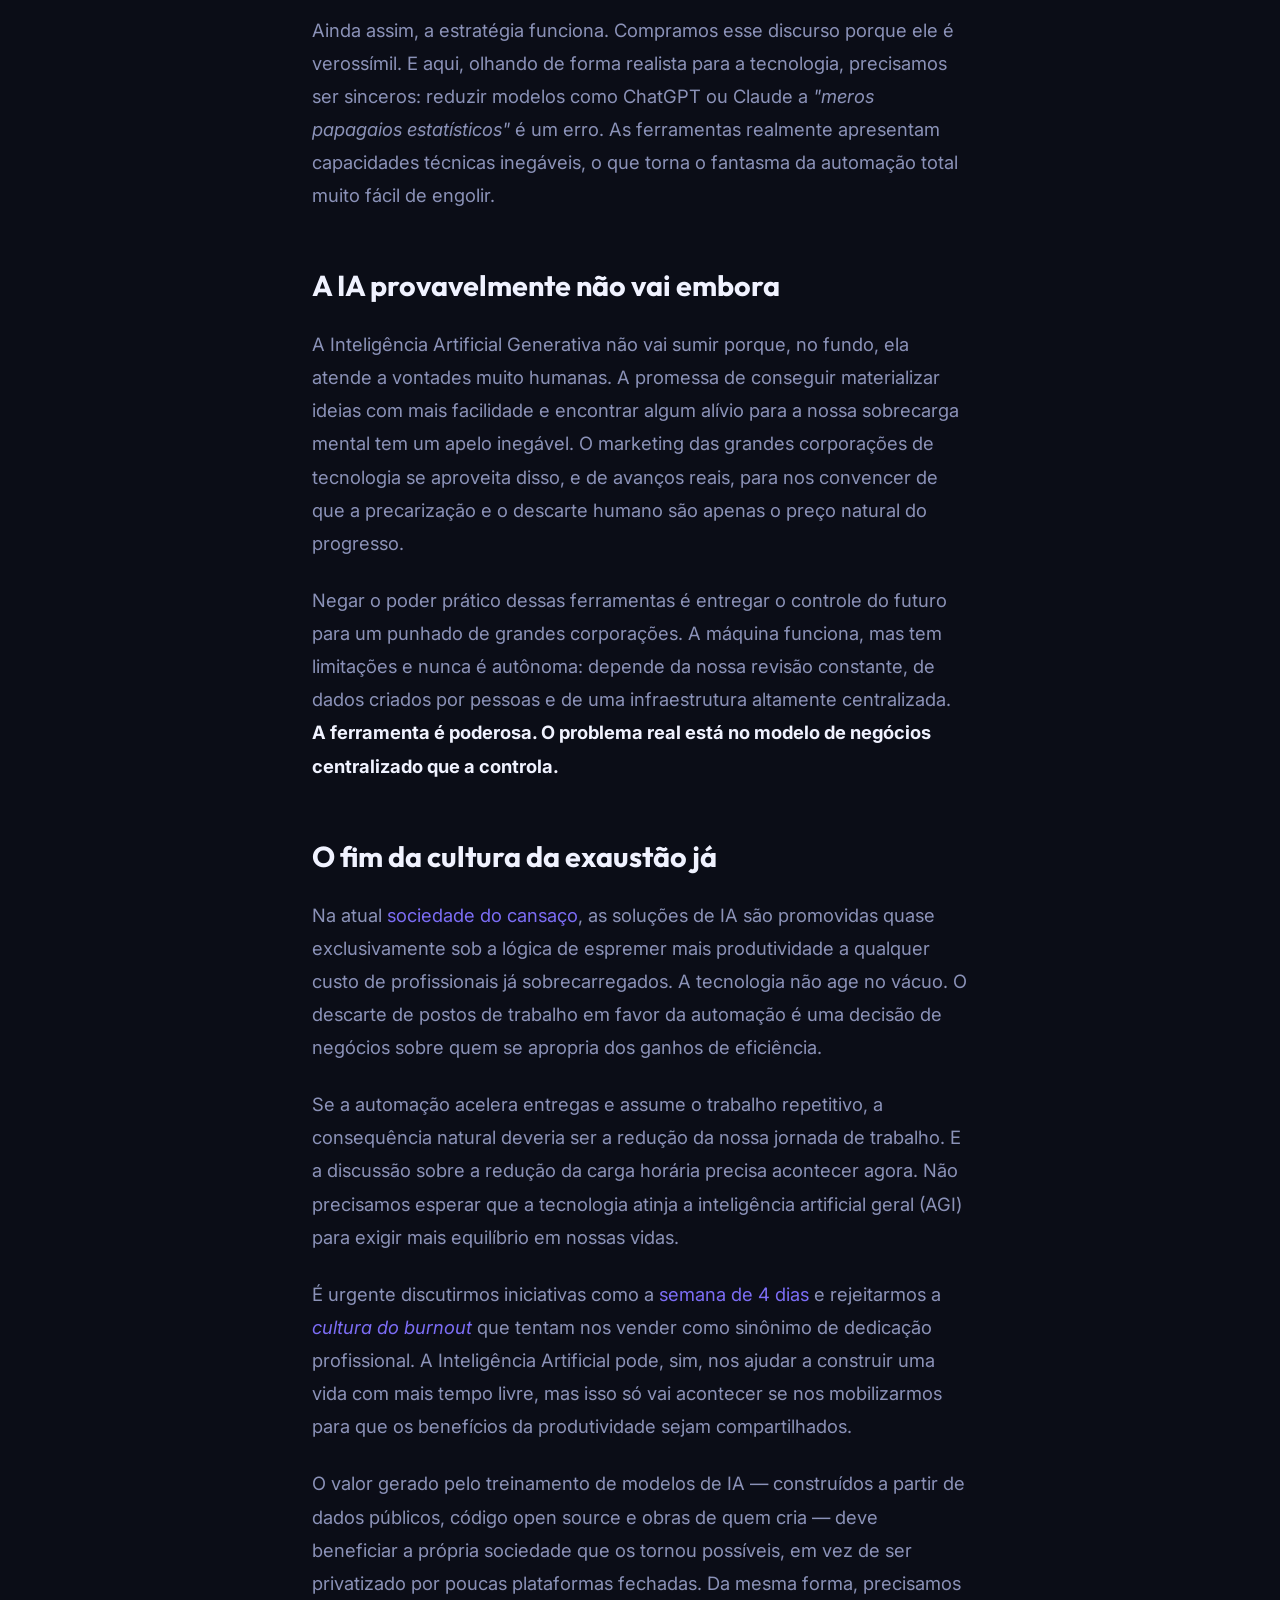
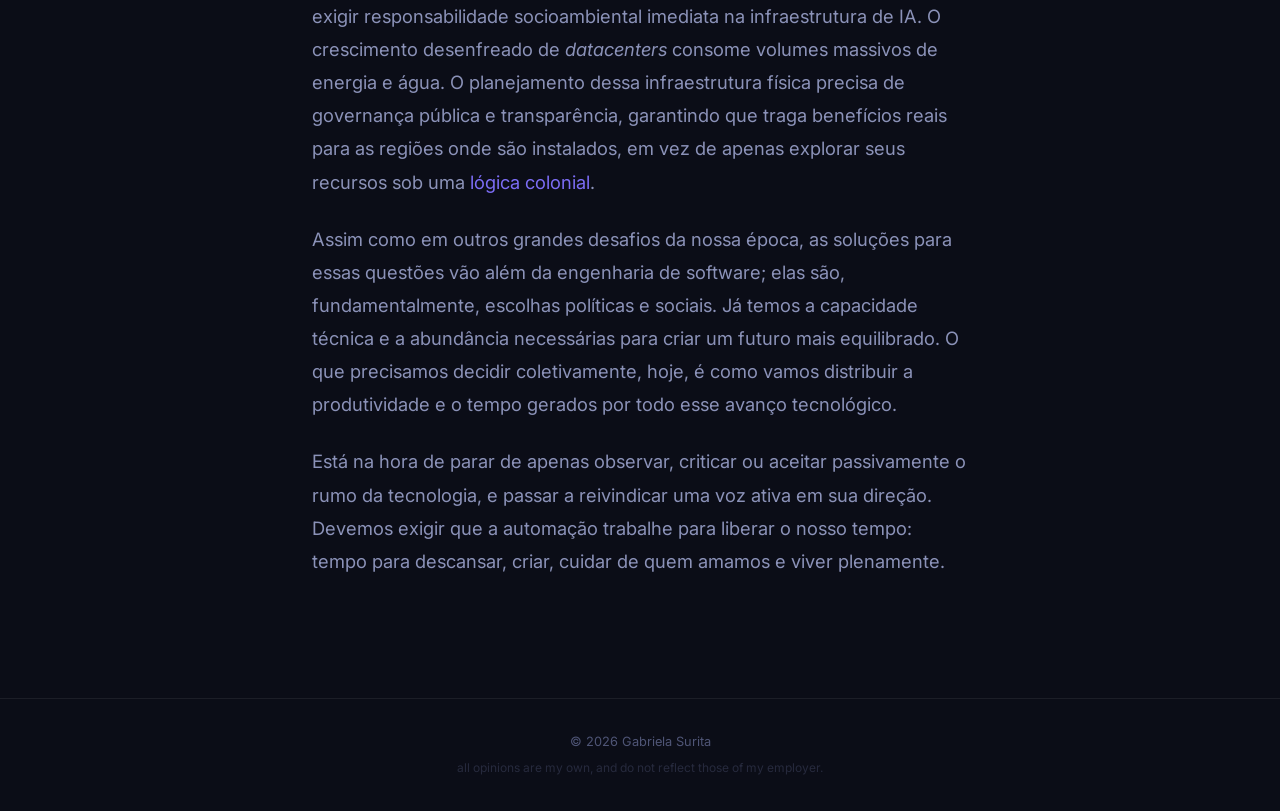
<file: writings/a-ia-nao-precisa-roubar-o-seu-emprego/index.html>
<!DOCTYPE html>
<html lang="pt-BR">

<head>
  <meta charset="UTF-8" />
  <meta name="viewport" content="width=device-width, initial-scale=1.0" />
  <title>A IA Não Precisa Roubar o Seu Emprego — Gabi Surita</title>
  <link rel="preconnect" href="https://fonts.googleapis.com" />
  <link rel="preconnect" href="https://fonts.gstatic.com" crossorigin />
  <link
    href="https://fonts.googleapis.com/css2?family=Inter:wght@300;400;500;600;700&family=Outfit:wght@300;400;600;700;900&display=swap"
    rel="stylesheet" />
  <link rel="stylesheet" href="../../assets/style.css" />
  <style>
    .article-header {
      padding: 8rem 2rem 4rem;
      text-align: center;
      max-width: 800px;
      margin: 0 auto;
    }

    .article-title {
      font-family: var(--font-display);
      font-size: clamp(2.5rem, 5vw, 4rem);
      line-height: 1.1;
      margin-bottom: 1.5rem;
    }

    .article-meta {
      color: var(--text-muted);
      font-size: 0.9rem;
      letter-spacing: 0.05em;
      text-transform: uppercase;
    }

    .article-content {
      max-width: 720px;
      margin: 0 auto;
      padding: 0 2rem 6rem;
      font-size: 1.15rem;
      line-height: 1.8;
      color: var(--text-secondary);
    }

    .article-content p {
      margin-bottom: 1.5rem;
    }

    .article-content h2 {
      font-family: var(--font-display);
      font-size: 1.8rem;
      color: var(--text-primary);
      margin: 3rem 0 1rem;
    }

    .article-content strong {
      color: var(--text-primary);
    }

    .article-hook {
      font-size: 1.3rem;
      color: var(--text-primary);
      margin-bottom: 3rem;
      border-left: 3px solid var(--accent);
      padding-left: 1.5rem;
      font-style: italic;
    }

    .back-link {
      display: inline-flex;
      align-items: center;
      gap: 0.5rem;
      color: var(--text-muted);
      font-weight: 500;
      margin-bottom: 2rem;
      transition: color var(--transition);
    }

    .back-link:hover {
      color: var(--accent);
    }
  </style>
</head>

<body>
  <!-- NAV -->
  <nav class="nav" id="nav">
    <div class="nav-inner">
      <a href="/" class="nav-logo">gabi surita</a>
      <ul class="nav-links" id="nav-links">
        <li><a href="/#about">About</a></li>
        <li><a href="/#courses">Courses</a></li>
        <li><a href="/#writings">Writings</a></li>
        <li><a href="/#contact">Contact</a></li>
      </ul>
      <button class="theme-toggle" id="theme-toggle" aria-label="Mudar para modo claro">☀️</button>
    </div>
  </nav>

  <article>
    <header class="article-header">
      <a href="/#writings" class="back-link">← Voltar para Writings</a>
      <div class="article-meta">Maio 2026</div>
      <h1 class="article-title">A IA Não Precisa Roubar o Seu Emprego</h1>
    </header>

    <div class="article-content">
      <p class="article-hook">Se a perda dos nossos empregos parece inevitável hoje, é porque terceirizamos a nossa
        capacidade de imaginar o futuro.</p>

      <p><a href="https://en.wikipedia.org/wiki/Capitalist_Realism" target="_blank" rel="noopener noreferrer"
          style="color: var(--accent);"><em>"É mais fácil imaginar o
            fim do mundo do que o fim do capitalismo"</em></a>. Hoje, parece mais fácil imaginar a Inteligência
        Artificial acabando com metade dos empregos e nos lançando na miséria, do que imaginar que ela possa nos
        libertar da exaustão.
      </p>

      <figure
        style="margin: 3rem auto; display: flex; flex-direction: column; align-items: center; text-align: center;">
        <img src="economist-cover.png" alt="Capa da The Economist com o título 'The jobs apocalypse'"
          style="max-width: 100%; max-height: 450px; display: block; border-radius: 8px; box-shadow: 0 4px 20px rgba(0,0,0,0.15);" />
        <figcaption
          style="font-size: 0.85rem; color: var(--text-muted); margin-top: 1rem; font-style: italic; max-width: 90%;">
          Capa da edição de 16-22 de Maio de 2026 da <strong>The Economist</strong>.
        </figcaption>
      </figure>

      <p>Já vemos a IA generativa sendo utilizada como desculpa para demissões em massa, na maioria das vezes
        completamente
        injustificadas. É o que analistas já chamam de <a
          href="https://www.latimes.com/business/story/2026-03-02/ai-washing-how-companies-like-block-may-use-ai-as-layoff-excuse"
          target="_blank" rel="noopener noreferrer" style="color: var(--accent);"><em>"AI-washing"</em></a>: a culpa,
        dizem os <a
          href="https://www.forbes.com/sites/maryroeloffs/2026/04/16/tech-companies-are-using-ai-as-excuse-to-layoff-workers-ceo-says/"
          target="_blank" rel="noopener noreferrer" style="color: var(--accent);">executivos</a>, é do algoritmo. O
        <em>AI-washing</em> é mais uma das formas em que o <em>hype</em> da Inteligência Artificial é instrumentalizado
        para moldar nossas expectativas. O mercado nos vende a imagem de uma força mística, quase autônoma e inevitável.
        Na prática, essa narrativa serve apenas como uma conveniente cortina de fumaça para proteger margens de lucro.
        Ao terceirizar a culpa para o algoritmo, as empresas tentam se isentar da responsabilidade pelas
        consequências reais de suas próprias escolhas sobre as pessoas.
      </p>

      <p>Ainda assim, a estratégia funciona. Compramos esse discurso porque ele é verossímil. E aqui, olhando de forma
        realista para a tecnologia, precisamos ser sinceros: reduzir modelos como ChatGPT ou Claude a <em>"meros
          papagaios estatísticos"</em> é um erro. As ferramentas realmente apresentam capacidades técnicas inegáveis, o
        que torna o fantasma da automação total muito fácil de engolir.</p>

      <h2>A IA provavelmente não vai embora</h2>

      <p>A Inteligência Artificial Generativa não vai sumir porque, no fundo, ela atende a vontades muito humanas. A
        promessa de conseguir materializar ideias com mais facilidade e encontrar algum alívio para a nossa sobrecarga
        mental tem um apelo inegável. O marketing
        das grandes corporações de tecnologia se aproveita disso, e de avanços reais, para nos convencer de que a
        precarização e
        o descarte humano são apenas o preço natural do progresso.</p>

      <p>Negar o poder prático dessas ferramentas é entregar o controle do futuro para um punhado de grandes
        corporações. A máquina funciona, mas tem limitações e nunca é autônoma: depende da nossa revisão constante, de
        dados criados por pessoas e de uma infraestrutura altamente centralizada. <strong>A ferramenta é poderosa. O
          problema real está no modelo de negócios centralizado que a controla.</strong>
      </p>

      <h2>O fim da cultura da exaustão já</h2>

      <p>Na atual <a href="https://en.wikipedia.org/wiki/The_Burnout_Society" target="_blank" rel="noopener noreferrer"
          style="color: var(--accent);">sociedade do cansaço</a>, as soluções de IA são promovidas quase exclusivamente
        sob a lógica de espremer mais produtividade a qualquer custo de profissionais já sobrecarregados. A tecnologia
        não age no vácuo. O descarte de postos de trabalho em favor da automação é uma decisão de negócios sobre quem se
        apropria dos ganhos de eficiência.</p>

      <p>Se a automação acelera entregas e assume o trabalho repetitivo, a consequência natural deveria ser a redução da
        nossa jornada de trabalho. E a discussão sobre a redução da carga horária precisa acontecer agora. Não
        precisamos esperar que a tecnologia atinja a inteligência artificial geral (AGI) para exigir mais equilíbrio em
        nossas vidas.</p>

      <p>É urgente discutirmos iniciativas como a <a
          href="https://www.greatplacetowork.com/resources/blog/4-day-workweek-part-of-the-ai-conversation"
          target="_blank" rel="noopener noreferrer" style="color: var(--accent);">semana de 4 dias</a> e rejeitarmos a
        <a href="https://www.theguardian.com/uk-news/2025/feb/28/digested-week-musk-grinding-disrespect-for-workers-is-depressingly-familiar"
          target="_blank" rel="noopener noreferrer" style="color: var(--accent);"><em>cultura do burnout</em></a> que
        tentam nos vender como sinônimo de dedicação profissional. A Inteligência Artificial pode,
        sim, nos ajudar a construir uma vida com mais tempo livre, mas isso só vai acontecer se nos mobilizarmos para
        que os benefícios da produtividade sejam compartilhados.
      </p>

      <p>O valor gerado pelo treinamento de modelos de IA — construídos a partir de dados públicos, código open source e
        obras de quem cria — deve beneficiar a própria sociedade que os tornou possíveis, em vez de ser privatizado por
        poucas plataformas fechadas. Da mesma forma, precisamos exigir responsabilidade socioambiental imediata na
        infraestrutura de IA. O crescimento desenfreado de <em>datacenters</em> consome volumes massivos de energia e
        água. O planejamento dessa infraestrutura física precisa de governança pública e transparência, garantindo que
        traga benefícios reais para as regiões onde são instalados, em vez de apenas explorar seus recursos sob uma <a
          href="https://www.technologyreview.com/supertopic/ai-colonialism-supertopic/" target="_blank"
          rel="noopener noreferrer" style="color: var(--accent);">lógica colonial</a>.</p>

      <p>Assim como em outros grandes desafios da nossa época, as soluções para essas questões vão além da engenharia de
        software; elas são, fundamentalmente, escolhas políticas e sociais. Já temos a capacidade técnica e a abundância
        necessárias para criar um futuro mais equilibrado. O que precisamos decidir coletivamente, hoje, é como vamos
        distribuir a produtividade e o tempo gerados por todo esse avanço tecnológico.</p>

      <p>Está na hora de parar de apenas observar, criticar ou aceitar passivamente o rumo da tecnologia, e passar a
        reivindicar uma voz ativa em sua direção. Devemos exigir que a automação trabalhe para liberar o nosso tempo:
        tempo para descansar, criar, cuidar de quem amamos e viver plenamente.</p>

    </div>
  </article>

  <!-- FOOTER -->
  <footer class="footer">
    <p>© 2026 Gabriela Surita</p>
    <p style="font-size: 0.75rem; opacity: 0.4; margin-top: 0.35rem;">all opinions are my own, and do not reflect those
      of my employer.</p>
  </footer>

  <script src="../../assets/main.js"></script>
</body>

</html>
</file>
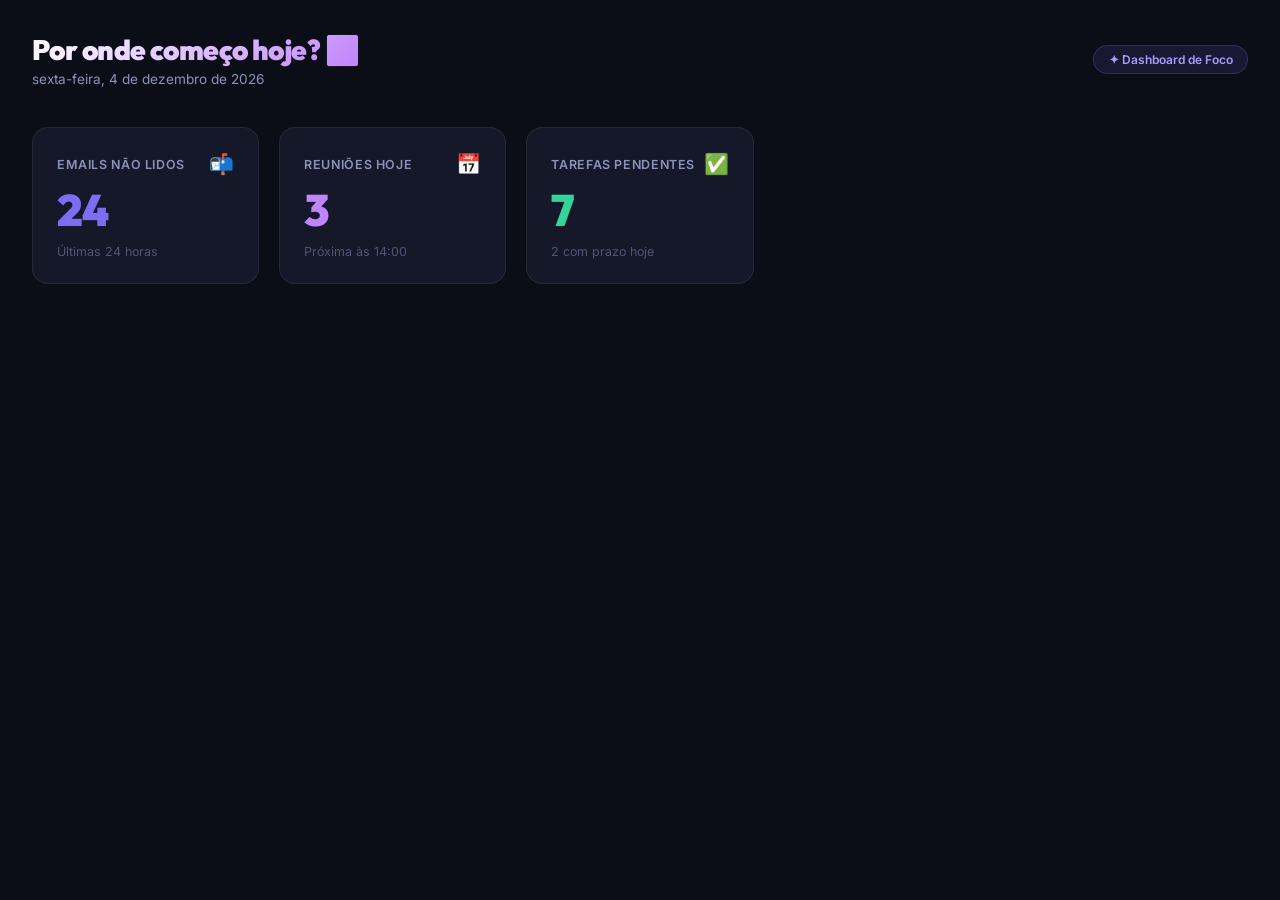
<file: courses/vibecoding/exemplos/checkpoint-2-dashboard/index.html>
<!DOCTYPE html>
<html lang="pt-BR">
<head>
  <meta charset="UTF-8" />
  <meta name="viewport" content="width=device-width, initial-scale=1.0" />
  <title>Por Onde Começo? — Dashboard de Início de Dia</title>
  <link rel="preconnect" href="https://fonts.googleapis.com" />
  <link rel="preconnect" href="https://fonts.gstatic.com" crossorigin />
  <link href="https://fonts.googleapis.com/css2?family=Inter:wght@400;500;600&family=Outfit:wght@700;900&display=swap" rel="stylesheet" />
  <style>
    *, *::before, *::after { box-sizing: border-box; margin: 0; padding: 0; }

    body {
      font-family: 'Inter', sans-serif;
      background: #0b0d17;
      color: #f0f2ff;
      min-height: 100vh;
      padding: 2rem;
    }

    /* HEADER */
    header {
      display: flex;
      align-items: center;
      justify-content: space-between;
      margin-bottom: 2.5rem;
      flex-wrap: wrap;
      gap: 1rem;
    }

    .header-left h1 {
      font-family: 'Outfit', sans-serif;
      font-size: 1.75rem;
      font-weight: 900;
      letter-spacing: -0.02em;
      background: linear-gradient(135deg, #fff, #c084fc);
      -webkit-background-clip: text;
      -webkit-text-fill-color: transparent;
      background-clip: text;
    }

    .header-left p {
      font-size: 0.85rem;
      color: #8b92b8;
      margin-top: 0.25rem;
    }

    .header-badge {
      font-size: 0.75rem;
      font-weight: 600;
      padding: 0.4rem 0.9rem;
      border-radius: 100px;
      background: rgba(124, 109, 245, 0.12);
      border: 1px solid rgba(124, 109, 245, 0.25);
      color: #a89cf8;
    }

    /* CARDS */
    .cards {
      display: grid;
      grid-template-columns: repeat(auto-fill, minmax(220px, 1fr));
      gap: 1.25rem;
    }

    .card {
      background: #151828;
      border: 1px solid rgba(255, 255, 255, 0.07);
      border-radius: 16px;
      padding: 1.5rem;
      display: flex;
      flex-direction: column;
      gap: 0.75rem;
      transition: transform 0.2s ease, border-color 0.2s ease;
    }

    .card:hover {
      transform: translateY(-3px);
      border-color: rgba(124, 109, 245, 0.3);
    }

    .card-top {
      display: flex;
      align-items: center;
      justify-content: space-between;
    }

    .card-label {
      font-size: 0.78rem;
      font-weight: 600;
      letter-spacing: 0.05em;
      text-transform: uppercase;
      color: #8b92b8;
    }

    .card-icon {
      font-size: 1.25rem;
    }

    .card-value {
      font-family: 'Outfit', sans-serif;
      font-size: 2.75rem;
      font-weight: 900;
      letter-spacing: -0.03em;
      line-height: 1;
    }

    .card-value.emails { color: #7c6df5; }
    .card-value.reunioes { color: #c084fc; }
    .card-value.tarefas { color: #34d399; }

    .card-sub {
      font-size: 0.78rem;
      color: #4f5576;
    }

    @media (max-width: 600px) {
      body { padding: 1.25rem; }
      .cards { grid-template-columns: 1fr; }
    }
  </style>
</head>
<body>

  <header>
    <div class="header-left">
      <h1>Por onde começo hoje? 🌅</h1>
      <p id="data-hoje"></p>
    </div>
    <span class="header-badge">✦ Dashboard de Foco</span>
  </header>

  <div class="cards">
    <div class="card">
      <div class="card-top">
        <span class="card-label">Emails não lidos</span>
        <span class="card-icon">📬</span>
      </div>
      <div class="card-value emails">24</div>
      <div class="card-sub">Últimas 24 horas</div>
    </div>

    <div class="card">
      <div class="card-top">
        <span class="card-label">Reuniões hoje</span>
        <span class="card-icon">📅</span>
      </div>
      <div class="card-value reunioes">3</div>
      <div class="card-sub">Próxima às 14:00</div>
    </div>

    <div class="card">
      <div class="card-top">
        <span class="card-label">Tarefas pendentes</span>
        <span class="card-icon">✅</span>
      </div>
      <div class="card-value tarefas">7</div>
      <div class="card-sub">2 com prazo hoje</div>
    </div>
  </div>

  <script>
    const hoje = new Date();
    const opcoes = { weekday: 'long', year: 'numeric', month: 'long', day: 'numeric' };
    document.getElementById('data-hoje').textContent =
      hoje.toLocaleDateString('pt-BR', opcoes);
  </script>

</body>
</html>
</file>
<file: assets/style.css>
/* =============================================
   DESIGN TOKENS
   ============================================= */
:root {
  --bg:           #0b0d17;
  --bg-alt:       #0f1120;
  --surface:      #151828;
  --surface-hover:#1c2035;
  --border:       rgba(255,255,255,0.07);
  --text-primary: #f0f2ff;
  --text-secondary:#8b92b8;
  --text-muted:   #4f5576;
  --accent:       #7c6df5;
  --accent-2:     #c084fc;
  --accent-glow:  rgba(124,109,245,0.35);
  --radius-sm:    8px;
  --radius-md:    16px;
  --radius-lg:    24px;
  --font-display: 'Outfit', sans-serif;
  --font-body:    'Inter', sans-serif;
  --transition:   0.25s ease;
  --max-w:        1100px;
}

/* =============================================
   RESET & BASE
   ============================================= */
*, *::before, *::after { box-sizing: border-box; margin: 0; padding: 0; }

html { scroll-behavior: smooth; font-size: 16px; }

body {
  font-family: var(--font-body);
  background: var(--bg);
  color: var(--text-primary);
  line-height: 1.7;
  -webkit-font-smoothing: antialiased;
  overflow-x: hidden;
}

a { color: inherit; text-decoration: none; }
img { max-width: 100%; display: block; }
ul { list-style: none; }

/* =============================================
   UTILITY
   ============================================= */
.container {
  max-width: var(--max-w);
  margin: 0 auto;
  padding: 0 2rem;
}

.gradient-text {
  background: linear-gradient(135deg, var(--accent), var(--accent-2));
  -webkit-background-clip: text;
  -webkit-text-fill-color: transparent;
  background-clip: text;
}

/* =============================================
   NAV
   ============================================= */
.nav {
  position: fixed;
  top: 0;
  width: 100%;
  z-index: 100;
  padding: 1.25rem 2rem;
  transition: background var(--transition), backdrop-filter var(--transition);
}

.nav.scrolled {
  background: rgba(11,13,23,0.85);
  backdrop-filter: blur(18px);
  -webkit-backdrop-filter: blur(18px);
  border-bottom: 1px solid var(--border);
}

.nav-inner {
  max-width: var(--max-w);
  margin: 0 auto;
  display: flex;
  align-items: center;
  justify-content: space-between;
}

.nav-logo {
  font-family: var(--font-display);
  font-weight: 700;
  font-size: 1.1rem;
  letter-spacing: -0.02em;
  background: linear-gradient(135deg, var(--accent), var(--accent-2));
  -webkit-background-clip: text;
  -webkit-text-fill-color: transparent;
  background-clip: text;
}

.nav-links {
  display: flex;
  gap: 2.5rem;
}

.nav-links a {
  font-size: 0.9rem;
  color: var(--text-secondary);
  font-weight: 500;
  letter-spacing: 0.01em;
  transition: color var(--transition);
}

.nav-links a:hover { color: var(--text-primary); }

.nav-toggle {
  display: none;
  flex-direction: column;
  gap: 5px;
  background: none;
  border: none;
  cursor: pointer;
  padding: 4px;
}

.nav-toggle span {
  display: block;
  width: 22px;
  height: 2px;
  background: var(--text-secondary);
  border-radius: 2px;
  transition: var(--transition);
}

/* =============================================
   BUTTONS
   ============================================= */
.btn {
  display: inline-flex;
  align-items: center;
  gap: 0.5rem;
  padding: 0.75rem 1.75rem;
  border-radius: 100px;
  font-size: 0.9rem;
  font-weight: 600;
  font-family: var(--font-body);
  cursor: pointer;
  transition: all var(--transition);
  border: none;
}

.btn-primary {
  background: linear-gradient(135deg, var(--accent), var(--accent-2));
  color: #fff;
  box-shadow: 0 4px 24px var(--accent-glow);
}

.btn-primary:hover {
  transform: translateY(-2px);
  box-shadow: 0 8px 32px var(--accent-glow);
}

.btn-ghost {
  background: transparent;
  color: var(--text-secondary);
  border: 1px solid var(--border);
}

.btn-ghost:hover {
  color: var(--text-primary);
  border-color: rgba(255,255,255,0.2);
  background: var(--surface);
}

/* =============================================
   HERO
   ============================================= */
.hero {
  position: relative;
  min-height: 100vh;
  display: flex;
  flex-direction: column;
  align-items: center;
  justify-content: center;
  text-align: center;
  overflow: hidden;
  padding: 6rem 2rem 4rem;
}

.hero-bg {
  position: absolute;
  inset: 0;
  background-image: url('../assets/hero_bg.png');
  background-size: cover;
  background-position: center;
  opacity: 0.55;
  z-index: 0;
}

.hero-bg::after {
  content: '';
  position: absolute;
  inset: 0;
  background: radial-gradient(ellipse at center bottom, rgba(11,13,23,0.7) 0%, rgba(11,13,23,0.95) 75%);
}

.hero-content {
  position: relative;
  z-index: 1;
  max-width: 780px;
}

.hero-eyebrow {
  font-size: 0.8rem;
  font-weight: 600;
  letter-spacing: 0.14em;
  text-transform: uppercase;
  color: var(--accent-2);
  margin-bottom: 1.25rem;
  opacity: 0;
  animation: fadeUp 0.7s 0.2s forwards;
}

.hero-title {
  font-family: var(--font-display);
  font-size: clamp(3rem, 8vw, 6rem);
  font-weight: 900;
  line-height: 1.05;
  letter-spacing: -0.03em;
  margin-bottom: 1.5rem;
  opacity: 0;
  animation: fadeUp 0.7s 0.35s forwards;
}

.hero-subtitle {
  font-size: clamp(1rem, 2.5vw, 1.2rem);
  color: var(--text-secondary);
  max-width: 580px;
  margin: 0 auto 2.5rem;
  line-height: 1.8;
  opacity: 0;
  animation: fadeUp 0.7s 0.5s forwards;
}

.hero-subtitle em { color: var(--accent-2); font-style: normal; }

.hero-cta {
  display: flex;
  gap: 1rem;
  justify-content: center;
  flex-wrap: wrap;
  opacity: 0;
  animation: fadeUp 0.7s 0.65s forwards;
}

.hero-scroll-hint {
  position: absolute;
  bottom: 2.5rem;
  left: 50%;
  transform: translateX(-50%);
  display: flex;
  flex-direction: column;
  align-items: center;
  gap: 0.5rem;
  z-index: 1;
  opacity: 0;
  animation: fadeIn 1s 1.2s forwards;
}

.hero-scroll-hint span {
  font-size: 0.65rem;
  letter-spacing: 0.18em;
  text-transform: uppercase;
  color: var(--text-muted);
}

.scroll-line {
  width: 1px;
  height: 40px;
  background: linear-gradient(to bottom, var(--text-muted), transparent);
  animation: scrollPulse 2s infinite;
}

/* =============================================
   SECTIONS
   ============================================= */
.section {
  padding: 7rem 0;
}

.section-alt {
  background: var(--bg-alt);
}

.section-label {
  display: inline-block;
  font-size: 0.72rem;
  font-weight: 700;
  letter-spacing: 0.14em;
  text-transform: uppercase;
  color: var(--accent);
  margin-bottom: 1rem;
  background: rgba(124,109,245,0.1);
  padding: 0.3rem 0.75rem;
  border-radius: 100px;
  border: 1px solid rgba(124,109,245,0.2);
}

.section-title {
  font-family: var(--font-display);
  font-size: clamp(2rem, 5vw, 3rem);
  font-weight: 800;
  letter-spacing: -0.025em;
  line-height: 1.15;
  margin-bottom: 1.25rem;
}

.section-body {
  font-size: 1.05rem;
  color: var(--text-secondary);
  max-width: 640px;
  line-height: 1.85;
}

/* =============================================
   COURSE GRID
   ============================================= */
.course-grid {
  display: grid;
  grid-template-columns: repeat(auto-fill, minmax(300px, 1fr));
  gap: 1.5rem;
  margin-top: 3rem;
}

.course-card {
  position: relative;
  background: var(--surface);
  border: 1px solid var(--border);
  border-radius: var(--radius-lg);
  padding: 2rem;
  display: flex;
  flex-direction: column;
  gap: 0.75rem;
  transition: all var(--transition);
  overflow: hidden;
}

.course-card::before {
  content: '';
  position: absolute;
  inset: 0;
  border-radius: inherit;
  background: linear-gradient(135deg, rgba(124,109,245,0.08), rgba(192,132,252,0.04));
  opacity: 0;
  transition: opacity var(--transition);
}

a.course-card:hover {
  border-color: rgba(124,109,245,0.4);
  transform: translateY(-4px);
  box-shadow: 0 20px 50px rgba(0,0,0,0.4), 0 0 0 1px rgba(124,109,245,0.15);
}

a.course-card:hover::before { opacity: 1; }

.course-card-coming {
  opacity: 0.5;
  cursor: default;
}

.course-card-tag {
  display: inline-flex;
  align-self: flex-start;
  font-size: 0.65rem;
  font-weight: 700;
  letter-spacing: 0.1em;
  text-transform: uppercase;
  padding: 0.25rem 0.7rem;
  border-radius: 100px;
  background: linear-gradient(135deg, var(--accent), var(--accent-2));
  color: #fff;
}

.course-card-tag-soon {
  background: var(--surface-hover);
  color: var(--text-muted);
}

.course-card-icon {
  font-size: 2.5rem;
  line-height: 1;
  margin: 0.25rem 0;
}

.course-card-title {
  font-family: var(--font-display);
  font-size: 1.4rem;
  font-weight: 700;
  letter-spacing: -0.02em;
}

.course-card-desc {
  font-size: 0.9rem;
  color: var(--text-secondary);
  line-height: 1.7;
  flex: 1;
}

.course-card-cta {
  font-size: 0.85rem;
  font-weight: 600;
  color: var(--accent-2);
  margin-top: 0.5rem;
  transition: gap var(--transition);
}

/* =============================================
   CONTACT
   ============================================= */
.contact-inner { max-width: 640px; }

.contact-links {
  display: flex;
  flex-wrap: wrap;
  gap: 1rem;
  margin-top: 2rem;
}

.contact-link {
  display: inline-flex;
  align-items: center;
  gap: 0.5rem;
  padding: 0.65rem 1.25rem;
  border-radius: 100px;
  font-size: 0.875rem;
  font-weight: 500;
  color: var(--text-secondary);
  background: var(--surface);
  border: 1px solid var(--border);
  transition: all var(--transition);
}

.contact-link:hover {
  color: var(--text-primary);
  border-color: rgba(255,255,255,0.2);
  background: var(--surface-hover);
  transform: translateY(-2px);
}

/* =============================================
   FOOTER
   ============================================= */
.footer {
  text-align: center;
  padding: 2rem;
  border-top: 1px solid var(--border);
  color: var(--text-muted);
  font-size: 0.8rem;
}

/* =============================================
   ANIMATIONS
   ============================================= */
@keyframes fadeUp {
  from { opacity: 0; transform: translateY(24px); }
  to   { opacity: 1; transform: translateY(0); }
}

@keyframes fadeIn {
  from { opacity: 0; }
  to   { opacity: 1; }
}

@keyframes scrollPulse {
  0%, 100% { opacity: 0.3; transform: scaleY(1); }
  50%       { opacity: 0.8; transform: scaleY(1.1); }
}

/* =============================================
   RESPONSIVE
   ============================================= */
@media (max-width: 720px) {
  .nav-links {
    display: none;
    flex-direction: column;
    position: fixed;
    inset: 0;
    background: rgba(11,13,23,0.97);
    backdrop-filter: blur(20px);
    align-items: center;
    justify-content: center;
    gap: 2rem;
    z-index: 99;
  }

  .nav-links.open { display: flex; }
  .nav-links a { font-size: 1.5rem; }
  .nav-toggle { display: flex; z-index: 101; }

  .section { padding: 5rem 0; }
  .hero-cta { flex-direction: column; align-items: center; }
  .btn { width: 100%; max-width: 280px; justify-content: center; }
}
/* =============================================
   LIGHT MODE
   ============================================= */
html[data-theme="light"] {
  --bg:           #f8f9ff;
  --bg-alt:       #eef0fb;
  --surface:      #ffffff;
  --surface-hover:#eef0ff;
  --border:       rgba(0,0,0,0.09);
  --text-primary: #0b0d17;
  --text-secondary:#4a5076;
  --text-muted:   #8b92b8;
  --accent-glow:  rgba(124,109,245,0.12);
}

html[data-theme="light"] .nav.scrolled {
  background: rgba(248,249,255,0.92);
}

@media (max-width: 720px) {
  html[data-theme="light"] .nav-links {
    background: rgba(248,249,255,0.98);
  }
}

html[data-theme="light"] .hero-bg::after {
  background: radial-gradient(ellipse at center bottom, rgba(248,249,255,0.7) 0%, rgba(248,249,255,0.95) 75%);
}

html[data-theme="light"] .btn-ghost:hover,
html[data-theme="light"] .contact-link:hover {
  border-color: rgba(0,0,0,0.15);
}

html[data-theme="light"] a.course-card:hover {
  box-shadow: 0 20px 50px rgba(0,0,0,0.1), 0 0 0 1px rgba(124,109,245,0.15);
}

/* Theme Toggle Button */
.theme-toggle {
  background: none;
  border: 1px solid var(--border);
  color: var(--text-secondary);
  border-radius: 100px;
  width: 2.1rem;
  height: 2.1rem;
  display: flex;
  align-items: center;
  justify-content: center;
  cursor: pointer;
  font-size: 1rem;
  transition: all var(--transition);
  flex-shrink: 0;
}
.theme-toggle:hover {
  background: var(--surface);
  color: var(--text-primary);
  border-color: rgba(124,109,245,0.35);
}

/* =============================================
   SHARED TOGGLE SWITCH STYLES
   ============================================= */
.nav-actions {
  display: flex;
  align-items: center;
  gap: 0.75rem;
}

.toggle-group {
  display: inline-flex;
  align-items: center;
  background: var(--bg-alt);
  border: 1px solid var(--border);
  border-radius: 100px;
  padding: 2px;
  font-family: var(--font-body);
  font-size: 0.75rem;
  font-weight: 600;
  gap: 2px;
}

.toggle-btn {
  background: transparent;
  border: none;
  color: var(--text-secondary);
  padding: 0.3rem 0.6rem;
  border-radius: 100px;
  cursor: pointer;
  font-size: 0.75rem;
  font-weight: 600;
  transition: all var(--transition);
  display: flex;
  align-items: center;
  justify-content: center;
}

.toggle-btn:hover {
  color: var(--text-primary);
}

.toggle-btn.active {
  background: var(--surface);
  color: var(--text-primary);
  box-shadow: 0 2px 8px rgba(0, 0, 0, 0.15);
}

html[data-theme="light"] .toggle-btn.active {
  background: var(--surface);
  box-shadow: 0 2px 8px rgba(0,0,0,0.06);
}

/* Language hiding rules */
html[lang="pt-br"] [lang="en-uk"] {
  display: none !important;
}

html[lang="en-uk"] [lang="pt-br"] {
  display: none !important;
}
</file>
<file: courses/vibecoding/style.css>
/* =============================================
   COURSE PAGE — HERO & PARTNERSHIP
   ============================================= */
.course-hero {
  position: relative;
  min-height: 70vh;
  display: flex;
  align-items: center;
  padding: 8rem 0 5rem;
  overflow: hidden;
}

.course-hero-bg {
  position: absolute;
  inset: 0;
  background: radial-gradient(ellipse 80% 60% at 50% -20%, rgba(124, 109, 245, 0.28) 0%, transparent 70%),
    radial-gradient(ellipse 60% 50% at 80% 80%, rgba(192, 132, 252, 0.12) 0%, transparent 60%);
  z-index: 0;
}

.course-hero-inner {
  position: relative;
  z-index: 1;
}

.breadcrumb {
  display: inline-flex;
  align-items: center;
  gap: 0.4rem;
  font-size: 0.82rem;
  color: var(--text-muted);
  font-weight: 500;
  margin-bottom: 2rem;
  transition: color var(--transition);
}

.breadcrumb:hover {
  color: var(--text-secondary);
}

.partnership-badges {
  display: flex;
  align-items: center;
  gap: 0.6rem;
  margin-bottom: 1.25rem;
  flex-wrap: wrap;
}

.partner-badge {
  display: inline-flex;
  align-items: center;
  gap: 0.4rem;
  font-size: 0.75rem;
  font-weight: 700;
  letter-spacing: 0.06em;
  padding: 0.3rem 0.85rem;
  border-radius: 100px;
}

.partner-badge-ag {
  background: rgba(124, 109, 245, 0.15);
  border: 1px solid rgba(124, 109, 245, 0.35);
  color: #a89cf8;
}

.partner-badge-prog {
  background: rgba(192, 132, 252, 0.15);
  border: 1px solid rgba(192, 132, 252, 0.35);
  color: var(--accent-2);
}

.partner-badge-sep {
  color: var(--text-muted);
  font-size: 0.9rem;
}

.course-hero-title {
  font-family: var(--font-display);
  font-size: clamp(3.5rem, 9vw, 7rem);
  font-weight: 900;
  letter-spacing: -0.035em;
  line-height: 1;
  background: linear-gradient(135deg, #fff 30%, var(--accent-2));
  -webkit-background-clip: text;
  -webkit-text-fill-color: transparent;
  background-clip: text;
  margin-bottom: 1.25rem;
}

.course-hero-subtitle {
  font-size: clamp(1rem, 2.5vw, 1.2rem);
  color: var(--text-secondary);
  max-width: 600px;
  line-height: 1.8;
  margin-bottom: 1.5rem;
}

.course-meta {
  display: flex;
  flex-wrap: wrap;
  gap: 0.75rem;
  margin-bottom: 2.5rem;
}

.meta-chip {
  font-size: 0.8rem;
  font-weight: 500;
  padding: 0.4rem 1rem;
  border-radius: 100px;
  background: var(--surface);
  border: 1px solid var(--border);
  color: var(--text-secondary);
}

/* TABLE OF CONTENTS */
.toc {
  display: flex;
  align-items: center;
  flex-wrap: wrap;
  gap: 0.5rem;
  margin-top: 1rem;
}

.toc-item {
  display: flex;
  align-items: center;
  gap: 0.5rem;
  background: var(--surface);
  border: 1px solid var(--border);
  border-radius: var(--radius-sm);
  padding: 0.5rem 0.9rem;
  cursor: pointer;
  transition: all var(--transition);
  font-size: 0.8rem;
}

.toc-item:hover {
  border-color: rgba(124, 109, 245, 0.4);
  background: var(--surface-hover);
}

.toc-num {
  font-family: var(--font-display);
  font-weight: 900;
  font-size: 1rem;
  color: var(--accent);
  line-height: 1;
}

.toc-label {
  color: var(--text-secondary);
  font-weight: 500;
}

.toc-sep {
  color: var(--text-muted);
  font-size: 0.75rem;
}

/* =============================================
   TUTORIAL SECTIONS
   ============================================= */
.tutorial-section {
  padding: 6rem 0;
  border-top: 1px solid var(--border);
}

.tutorial-section:nth-child(even) {
  background: var(--bg-alt);
}

.section-tag {
  display: inline-block;
  font-size: 0.7rem;
  font-weight: 700;
  letter-spacing: 0.14em;
  text-transform: uppercase;
  color: var(--accent);
  background: rgba(124, 109, 245, 0.1);
  border: 1px solid rgba(124, 109, 245, 0.2);
  padding: 0.3rem 0.75rem;
  border-radius: 100px;
  margin-bottom: 1rem;
}

.tutorial-title {
  font-family: var(--font-display);
  font-size: clamp(2rem, 5vw, 3rem);
  font-weight: 800;
  letter-spacing: -0.025em;
  line-height: 1.15;
  margin-bottom: 1rem;
}

.tutorial-intro {
  font-size: 1.05rem;
  color: var(--text-secondary);
  max-width: 680px;
  line-height: 1.85;
  margin-bottom: 3rem;
}

/* STEP CARDS */
.step-card {
  background: var(--surface);
  border: 1px solid var(--border);
  border-radius: var(--radius-lg);
  overflow: hidden;
  margin-bottom: 2rem;
}

.step-header {
  display: flex;
  align-items: center;
  gap: 1.25rem;
  padding: 1.5rem 2rem;
  border-bottom: 1px solid var(--border);
  background: rgba(124, 109, 245, 0.05);
}

.step-number {
  font-family: var(--font-display);
  font-size: 1.5rem;
  font-weight: 900;
  color: var(--accent);
  background: rgba(124, 109, 245, 0.12);
  border: 1px solid rgba(124, 109, 245, 0.25);
  border-radius: var(--radius-sm);
  width: 3rem;
  height: 3rem;
  display: flex;
  align-items: center;
  justify-content: center;
  flex-shrink: 0;
}

.step-title {
  font-family: var(--font-display);
  font-size: 1.3rem;
  font-weight: 700;
  letter-spacing: -0.015em;
}

.step-body {
  padding: 2rem;
  display: flex;
  flex-direction: column;
  gap: 1.5rem;
}

.step-body>p {
  color: var(--text-secondary);
  line-height: 1.8;
  font-size: 0.95rem;
}

.step-note {
  font-size: 0.85rem !important;
  color: var(--text-muted) !important;
  font-style: italic;
}

/* CALLOUTS */
.callout {
  display: flex;
  gap: 1rem;
  padding: 1rem 1.25rem;
  border-radius: var(--radius-sm);
  font-size: 0.875rem;
  line-height: 1.7;
  border: 1px solid;
}

.callout-icon {
  font-size: 1.1rem;
  flex-shrink: 0;
  margin-top: 0.1rem;
}

.callout-info {
  background: rgba(124, 109, 245, 0.07);
  border-color: rgba(124, 109, 245, 0.2);
  color: var(--text-secondary);
}

.callout-warn {
  background: rgba(251, 191, 36, 0.07);
  border-color: rgba(251, 191, 36, 0.25);
  color: #e5c87a;
}

.callout-warn strong {
  color: #fbbf24;
}

.callout-success {
  background: rgba(52, 211, 153, 0.07);
  border-color: rgba(52, 211, 153, 0.2);
  color: #6ee7b7;
}

.callout-success strong {
  color: #34d399;
}

.callout-error {
  background: rgba(248, 113, 113, 0.07);
  border-color: rgba(248, 113, 113, 0.2);
  color: #fca5a5;
}

.callout-error strong {
  color: #f87171;
}

/* INSTRUCTION STEPS */
.instruction-steps {
  display: flex;
  flex-direction: column;
  gap: 0.75rem;
}

.instruction-step {
  display: flex;
  align-items: flex-start;
  gap: 1rem;
  font-size: 0.9rem;
  color: var(--text-secondary);
  line-height: 1.7;
}

.instruction-num {
  font-family: var(--font-display);
  font-weight: 900;
  font-size: 0.8rem;
  width: 1.75rem;
  height: 1.75rem;
  border-radius: 50%;
  background: rgba(124, 109, 245, 0.15);
  border: 1px solid rgba(124, 109, 245, 0.3);
  color: var(--accent);
  display: flex;
  align-items: center;
  justify-content: center;
  flex-shrink: 0;
  margin-top: 0.15rem;
}

/* SCREENSHOTS */
.screenshot-card {
  border-radius: var(--radius-md);
  overflow: hidden;
  border: 1px solid var(--border);
}

.screenshot-img {
  width: 100%;
  display: block;
  height: auto;
}

.screenshot-caption {
  padding: 0.75rem 1rem;
  font-size: 0.78rem;
  color: var(--text-muted);
  background: var(--bg);
  text-align: center;
  border-top: 1px solid var(--border);
  font-style: italic;
  margin: 0;
}

/* CODE BLOCKS */
.code-block {
  background: #0d0f1a;
  border: 1px solid var(--border);
  border-radius: var(--radius-sm);
  overflow-x: auto;
}

.code-block-header {
  display: flex;
  align-items: center;
  justify-content: space-between;
  padding: 0.6rem 1rem;
  border-bottom: 1px solid var(--border);
  background: rgba(255, 255, 255, 0.03);
}

.code-lang {
  font-size: 0.7rem;
  font-weight: 600;
  letter-spacing: 0.08em;
  text-transform: uppercase;
  color: var(--text-muted);
}

.code-copy {
  font-size: 0.7rem;
  color: var(--text-muted);
  background: none;
  border: none;
  cursor: pointer;
  font-family: var(--font-body);
  transition: color var(--transition);
  padding: 0;
}

.code-copy:hover {
  color: var(--accent-2);
}

.code-block pre {
  padding: 1.25rem;
  margin: 0;
  font-family: 'JetBrains Mono', monospace;
  font-size: 0.83rem;
  line-height: 1.75;
  color: #c9d1d9;
  overflow-x: auto;
}

/* inline code */
code {
  font-family: 'JetBrains Mono', monospace;
  font-size: 0.82em;
  background: rgba(124, 109, 245, 0.12);
  border: 1px solid rgba(124, 109, 245, 0.2);
  color: var(--accent-2);
  padding: 0.1em 0.4em;
  border-radius: 4px;
}

/* INLINE LINKS */
.inline-link {
  color: var(--accent-2);
  text-decoration: underline;
  text-underline-offset: 3px;
  transition: color var(--transition);
}

.inline-link:hover {
  color: var(--accent);
}

/* STEP ACTIONS */
.step-actions {
  display: flex;
  gap: 1rem;
  flex-wrap: wrap;
}

/* PROMPT BOX (what to type in Antigravity) */
.prompt-box {
  background: #0d0f1a;
  border: 1px solid rgba(124, 109, 245, 0.3);
  border-radius: var(--radius-sm);
  overflow: hidden;
}

.prompt-box-header {
  padding: 0.5rem 1rem;
  font-size: 0.7rem;
  font-weight: 700;
  letter-spacing: 0.1em;
  text-transform: uppercase;
  color: var(--accent);
  border-bottom: 1px solid rgba(124, 109, 245, 0.2);
  background: rgba(124, 109, 245, 0.05);
}

.prompt-box-body {
  padding: 1.25rem;
  font-size: 0.9rem;
  color: var(--text-secondary);
  line-height: 1.75;
  font-style: italic;
}

.prompt-box-body strong {
  color: var(--text-primary);
  font-style: normal;
}

/* TWO-COLUMN LAYOUT */
.two-col {
  display: grid;
  grid-template-columns: 1fr 1fr;
  gap: 1.5rem;
}

/* CREDENTIALS WARNING BLOCK */
.credentials-warning {
  border: 1px solid rgba(248, 113, 113, 0.25);
  background: rgba(248, 113, 113, 0.05);
  border-radius: var(--radius-md);
  padding: 1.5rem;
  display: flex;
  flex-direction: column;
  gap: 1rem;
}

.credentials-warning-header {
  display: flex;
  align-items: center;
  gap: 0.6rem;
  font-size: 1.1rem;
}

.credentials-warning-header span {
  font-size: 1.25rem;
}

.credentials-warning-header h4 {
  font-family: var(--font-display);
  font-size: 1rem;
  font-weight: 700;
  color: #fca5a5;
  margin: 0;
}

.credentials-warning>p {
  font-size: 0.875rem;
  color: var(--text-secondary);
  margin: 0;
  line-height: 1.7;
}

.credentials-checklist {
  display: flex;
  flex-direction: column;
  gap: 0.6rem;
}

.cred-check-item {
  display: flex;
  align-items: flex-start;
  gap: 0.75rem;
  font-size: 0.875rem;
  color: var(--text-secondary);
  line-height: 1.6;
}

.cred-check-icon {
  font-size: 0.85rem;
  font-weight: 900;
  width: 1.4rem;
  height: 1.4rem;
  border-radius: 50%;
  display: flex;
  align-items: center;
  justify-content: center;
  flex-shrink: 0;
  margin-top: 0.1rem;
}

.cred-bad {
  background: rgba(248, 113, 113, 0.15);
  color: #f87171;
  border: 1px solid rgba(248, 113, 113, 0.3);
}

.cred-good {
  background: rgba(52, 211, 153, 0.15);
  color: #34d399;
  border: 1px solid rgba(52, 211, 153, 0.3);
}

/* =============================================
   INTERLÚDIO — VIBECODING
   ============================================= */
.vibe-interlude {
  background: linear-gradient(135deg, rgba(124, 109, 245, 0.05) 0%, rgba(192, 132, 252, 0.03) 100%);
  border-top: 1px solid rgba(124, 109, 245, 0.15);
  border-bottom: 1px solid rgba(124, 109, 245, 0.15);
}

.vibe-definition {
  margin-bottom: 2rem;
}

.vibe-quote {
  font-family: var(--font-display);
  font-size: clamp(1.1rem, 3vw, 1.6rem);
  font-weight: 600;
  line-height: 1.5;
  color: var(--text-primary);
  border-left: 3px solid var(--accent);
  padding: 1rem 1.5rem;
  background: rgba(124, 109, 245, 0.08);
  border-radius: 0 var(--radius-sm) var(--radius-sm) 0;
  font-style: italic;
}

.vibe-quote em {
  color: var(--accent-2);
  font-style: normal;
}

.vibe-pillars {
  display: grid;
  grid-template-columns: repeat(auto-fill, minmax(230px, 1fr));
  gap: 1.25rem;
  margin-bottom: 2.5rem;
}

.vibe-pillar {
  background: var(--surface);
  border: 1px solid var(--border);
  border-radius: var(--radius-md);
  padding: 1.5rem;
  display: flex;
  flex-direction: column;
  gap: 0.6rem;
  transition: all var(--transition);
}

.vibe-pillar:hover {
  border-color: rgba(124, 109, 245, 0.3);
  transform: translateY(-2px);
}

.vibe-pillar-icon {
  font-size: 1.75rem;
  line-height: 1;
}

.vibe-pillar h3 {
  font-family: var(--font-display);
  font-size: 1rem;
  font-weight: 700;
}

.vibe-pillar p {
  font-size: 0.875rem;
  color: var(--text-secondary);
  line-height: 1.7;
}

.vibe-potential {
  background: var(--surface);
  border: 1px solid rgba(124, 109, 245, 0.2);
  border-radius: var(--radius-md);
  padding: 2rem;
  display: flex;
  flex-direction: column;
  gap: 1rem;
}

.vibe-potential-header {
  display: flex;
  align-items: center;
  gap: 0.75rem;
}

.vibe-potential-header span {
  font-size: 1.5rem;
}

.vibe-potential-header h3 {
  font-family: var(--font-display);
  font-size: 1.25rem;
  font-weight: 700;
}

.vibe-potential p {
  font-size: 0.95rem;
  color: var(--text-secondary);
  line-height: 1.8;
}

/* =============================================
   LIMITAÇÕES
   ============================================= */
.section-tag-danger {
  background: rgba(248, 113, 113, 0.1) !important;
  border-color: rgba(248, 113, 113, 0.25) !important;
  color: #f87171 !important;
}

.limitation-cards {
  display: grid;
  grid-template-columns: repeat(auto-fill, minmax(280px, 1fr));
  gap: 1.5rem;
  margin-bottom: 2.5rem;
}

.limitation-card {
  background: var(--surface);
  border: 1px solid var(--border);
  border-radius: var(--radius-md);
  padding: 1.75rem;
  display: flex;
  flex-direction: column;
  gap: 0.75rem;
  transition: all var(--transition);
}

.limitation-card:hover {
  border-color: rgba(248, 113, 113, 0.25);
  transform: translateY(-2px);
}

.limitation-icon {
  font-size: 2rem;
  line-height: 1;
}

.limitation-card h3 {
  font-family: var(--font-display);
  font-size: 1.05rem;
  font-weight: 700;
  line-height: 1.3;
}

.limitation-card>p {
  font-size: 0.875rem;
  color: var(--text-secondary);
  line-height: 1.75;
  flex: 1;
}

.limitation-example {
  background: rgba(248, 113, 113, 0.05);
  border: 1px solid rgba(248, 113, 113, 0.15);
  border-radius: var(--radius-sm);
  padding: 0.875rem 1rem;
  font-size: 0.8rem;
  color: var(--text-secondary);
  line-height: 1.7;
  display: flex;
  flex-direction: column;
  gap: 0.4rem;
}

.limitation-example-label {
  font-size: 0.65rem;
  font-weight: 700;
  letter-spacing: 0.1em;
  text-transform: uppercase;
  color: #f87171;
}

.limitation-conclusion {
  background: var(--surface);
  border: 1px solid rgba(124, 109, 245, 0.2);
  border-radius: var(--radius-md);
  padding: 2rem;
  display: flex;
  flex-direction: column;
  gap: 1rem;
}

.limitation-conclusion-header {
  display: flex;
  align-items: center;
  gap: 0.75rem;
}

.limitation-conclusion-header span {
  font-size: 1.5rem;
}

.limitation-conclusion-header h3 {
  font-family: var(--font-display);
  font-size: 1.25rem;
  font-weight: 700;
}

.limitation-conclusion p {
  font-size: 0.95rem;
  color: var(--text-secondary);
  line-height: 1.85;
}

.limitation-conclusion em {
  color: var(--accent-2);
  font-style: normal;
}

/* =============================================
   FAQ — DÚVIDAS FREQUENTES
   ============================================= */
.faq-list {
  display: flex;
  flex-direction: column;
  gap: 1rem;
}

.faq-item {
  background: var(--surface);
  border: 1px solid var(--border);
  border-radius: var(--radius-md);
  overflow: hidden;
  transition: border-color var(--transition);
}

.faq-item:hover {
  border-color: rgba(124, 109, 245, 0.35);
}

.faq-question {
  display: flex;
  align-items: flex-start;
  gap: 1rem;
  padding: 1.5rem 2rem;
  border-bottom: 1px solid var(--border);
  background: rgba(124, 109, 245, 0.04);
}

.faq-icon {
  font-size: 1.4rem;
  line-height: 1;
  flex-shrink: 0;
  margin-top: 0.1rem;
}

.faq-question h3 {
  font-family: var(--font-display);
  font-size: 1.05rem;
  font-weight: 700;
  letter-spacing: -0.01em;
  line-height: 1.4;
  margin: 0;
}

.faq-answer {
  padding: 1.5rem 2rem;
}

.faq-answer p {
  font-size: 0.95rem;
  color: var(--text-secondary);
  line-height: 1.8;
  margin: 0;
}

/* RESPONSIVE */
@media (max-width: 720px) {
  .toc {
    gap: 0.35rem;
  }

  .toc-sep {
    display: none;
  }

  .step-header {
    padding: 1rem 1.25rem;
    gap: 1rem;
  }

  .step-body {
    padding: 1.25rem;
  }

  .step-title {
    font-size: 1.1rem;
  }

  .two-col {
    grid-template-columns: 1fr;
  }
}

/* =============================================
   LIGHT MODE OVERRIDES — COURSE
   ============================================= */
html[data-theme="light"] .callout-warn {
  color: #92600a;
}

html[data-theme="light"] .callout-warn strong {
  color: #b45309;
}

html[data-theme="light"] .callout-success {
  color: #065f46;
}

html[data-theme="light"] .callout-success strong {
  color: #059669;
}

html[data-theme="light"] .callout-success a {
  color: #059669;
}

html[data-theme="light"] .callout-error {
  color: #991b1b;
}

html[data-theme="light"] .callout-error strong {
  color: #dc2626;
}

html[data-theme="light"] .code-block,
html[data-theme="light"] .prompt-box {
  background: #eef0fb;
}

html[data-theme="light"] .code-block pre {
  color: #1e2040;
}

html[data-theme="light"] .code-block-header {
  background: rgba(0, 0, 0, 0.03);
}

html[data-theme="light"] .vibe-quote {
  background: rgba(124, 109, 245, 0.06);
}

/* Title gradient fix — white start is invisible on light bg */
html[data-theme="light"] .course-hero-title {
  background: linear-gradient(135deg, #1e1040 30%, var(--accent-2));
  -webkit-background-clip: text;
  -webkit-text-fill-color: transparent;
  background-clip: text;
}

html[data-theme="light"] .credentials-warning-header h4 {
  color: #b91c1c;
}
html[data-theme="light"] .credentials-warning {
  color: #7f1d1d;
  background: rgba(239, 68, 68, 0.05);
  border-color: rgba(239, 68, 68, 0.2);
}
</file>
